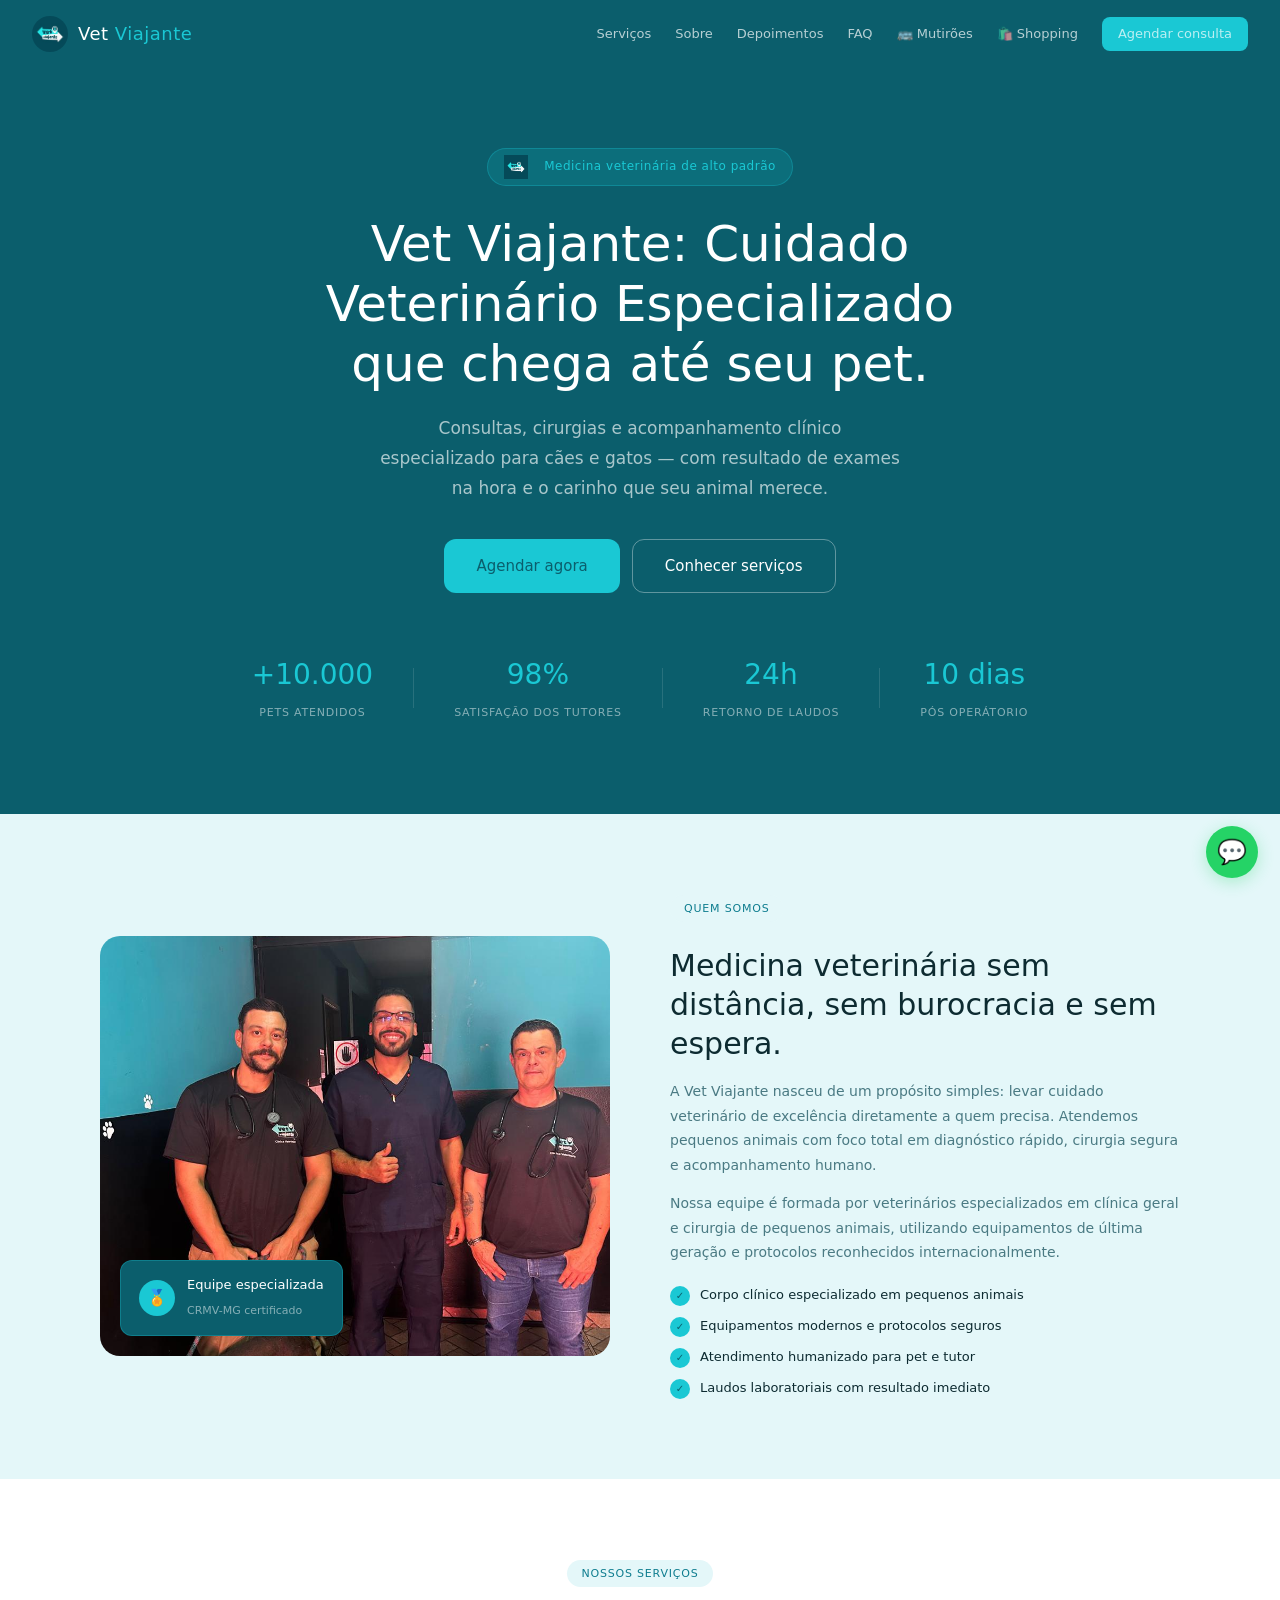
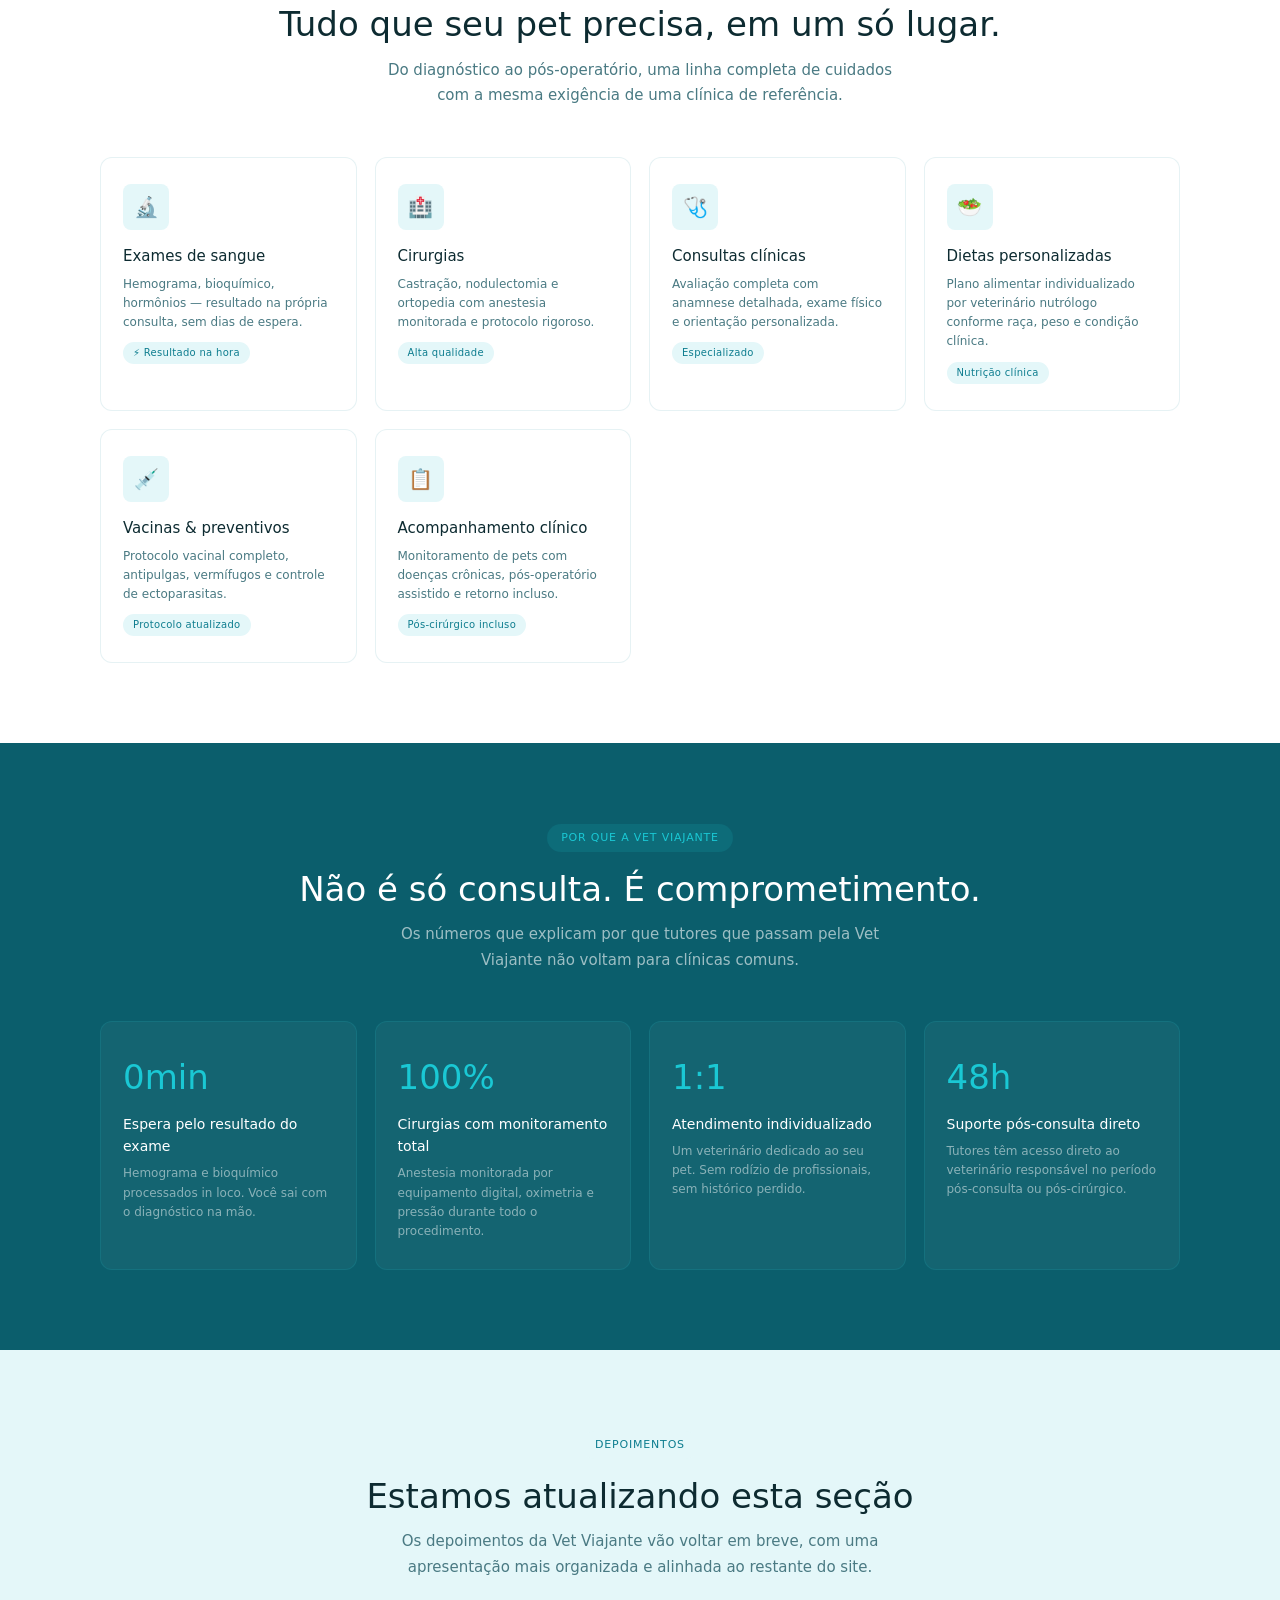
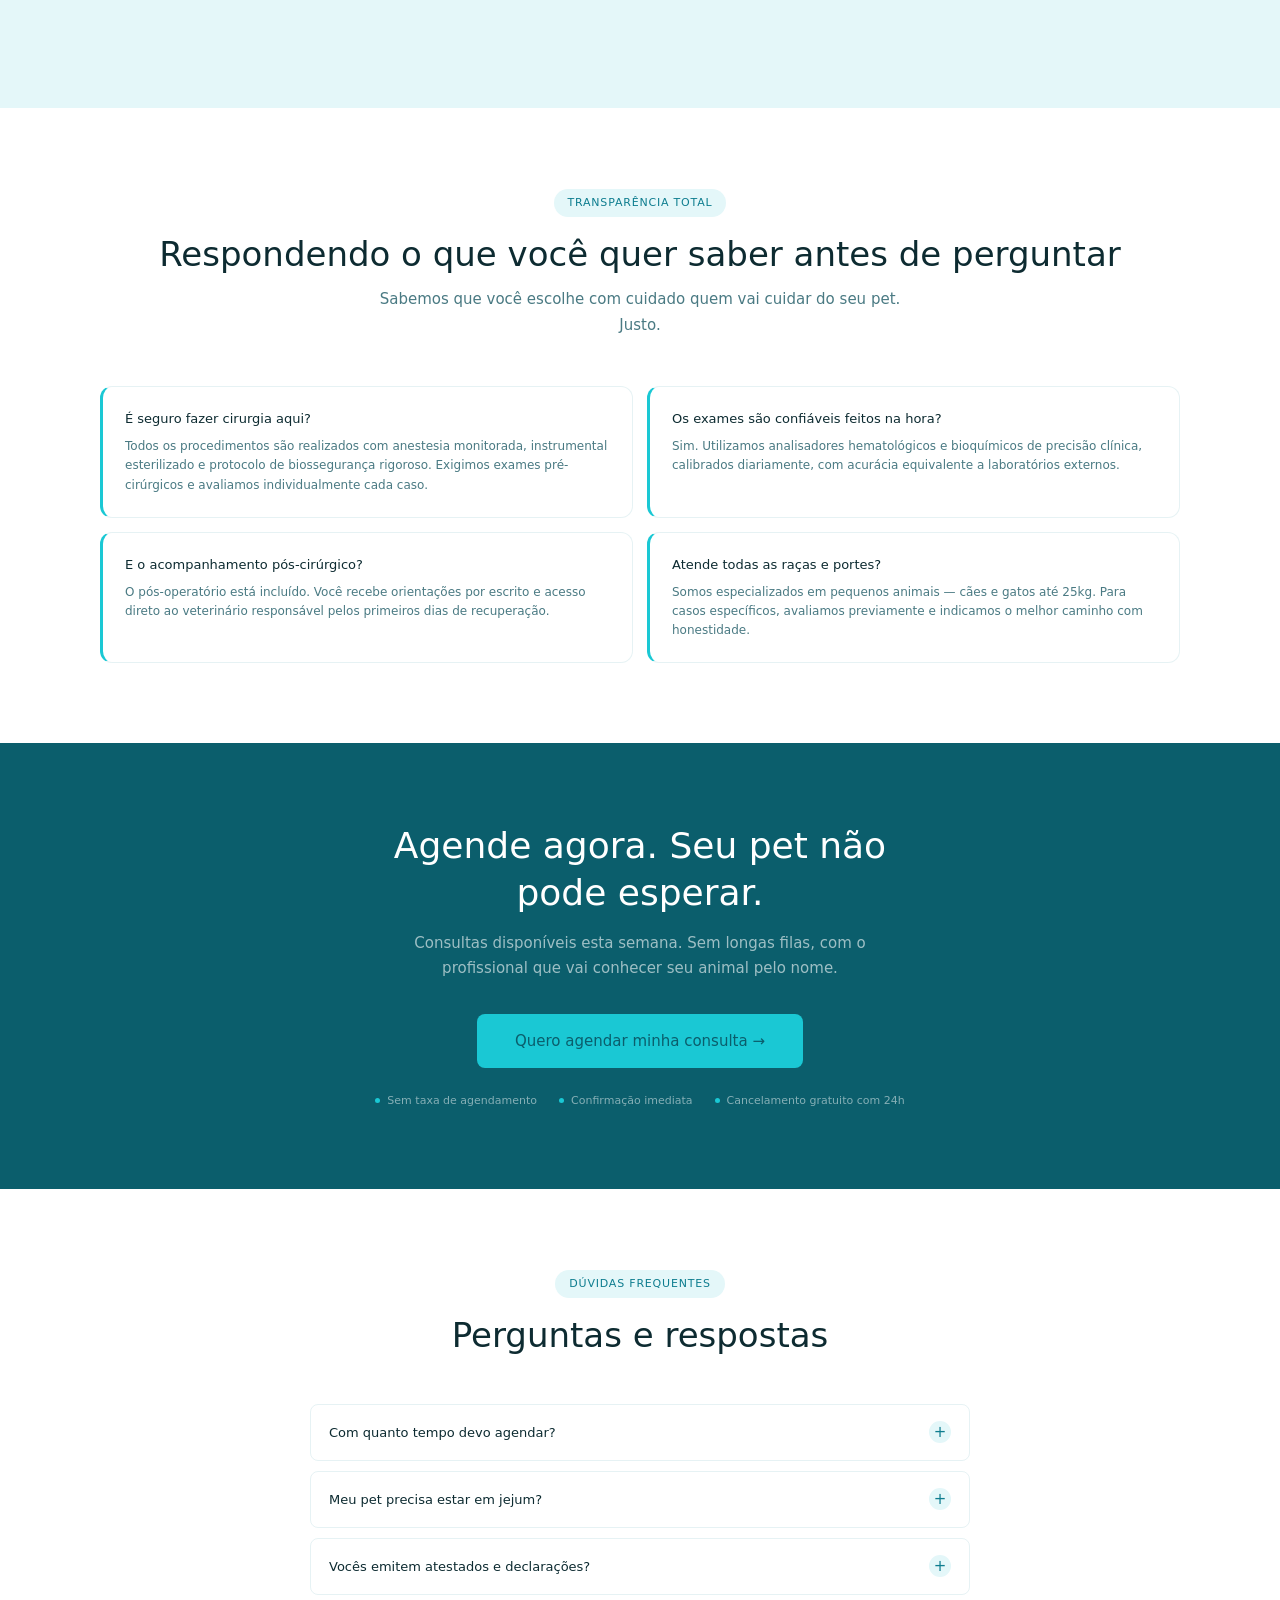
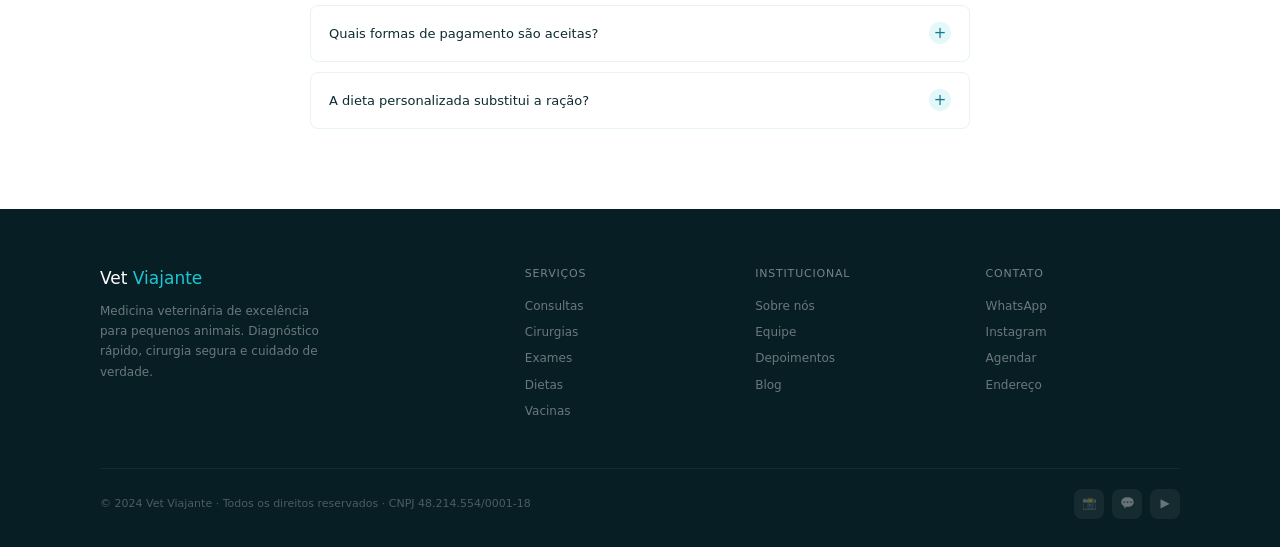
<file: index.html>
<!DOCTYPE html>
<html lang="pt-BR">
<head>
  <meta charset="UTF-8" />
  <meta name="viewport" content="width=device-width, initial-scale=1.0" />
  <title>Vet Viajante — Medicina Veterinária para Cães e Gatos</title>

  <!-- SEO -->
  <meta name="description" content="Consultas, cirurgias e acompanhamento clínico especializado para cães e gatos até 25kg. Resultado de exames na hora. Agende sua consulta." />
  <meta name="keywords" content="veterinário, clínica veterinária, castração, exames veterinários, dieta pet, vacinas, cães, gatos" />
  <meta name="robots" content="index, follow" />
  <meta name="author" content="Vet Viajante" />

  <!-- Open Graph / WhatsApp / Instagram -->
  <meta property="og:type" content="website" />
  <meta property="og:site_name" content="Vet Viajante" />
  <meta property="og:title" content="Vet Viajante — Medicina Veterinária para Cães e Gatos" />
  <meta property="og:description" content="Consultas, cirurgias e acompanhamento especializado. Diagnóstico rápido, cirurgia segura e cuidado de verdade para seu pet." />
  <meta property="og:image" content="equipe1.jpeg" />
  <meta property="og:image:width" content="1200" />
  <meta property="og:image:height" content="630" />
  <meta property="og:url" content="https://vetviajante.com.br" />
  <meta property="og:locale" content="pt_BR" />

  <!-- Twitter Card -->
  <meta name="twitter:card" content="summary_large_image" />
  <meta name="twitter:title" content="Vet Viajante — Medicina Veterinária para Cães e Gatos" />
  <meta name="twitter:description" content="Consultas, cirurgias e acompanhamento especializado. Diagnóstico rápido, cirurgia segura e cuidado de verdade." />
  <meta name="twitter:image" content="equipe1.webp" />

  <link
    rel="icon"
    type="image/svg+xml"
    href="data:image/svg+xml,%3Csvg xmlns='http://www.w3.org/2000/svg' viewBox='0 0 64 64'%3E%3Crect width='64' height='64' rx='16' fill='%231ac8d4'/%3E%3Cpath d='M21 39c4.2-8.8 17.8-8.8 22 0 1.8 3.7 1.1 7.6-1.8 9.6-3.6 2.4-7.9.2-9.2-1.3-1.3 1.5-5.6 3.7-9.2 1.3-2.9-2-3.6-5.9-1.8-9.6Z' fill='%23ffffff'/%3E%3Ccircle cx='22' cy='23' r='4' fill='%23ffffff'/%3E%3Ccircle cx='32' cy='18' r='4' fill='%23ffffff'/%3E%3Ccircle cx='42' cy='23' r='4' fill='%23ffffff'/%3E%3C/svg%3E"
  />

  <link rel="stylesheet" href="style.css" />
</head>
<body>

<!--
╔══════════════════════════════════════════════════════════════╗
║           GUIA RÁPIDO DE EDIÇÃO — index.html                 ║
╠══════════════════════════════════════════════════════════════╣
║                                                              ║
║  ARQUIVOS DO PROJETO                                         ║
║  • index.html     → Página principal da clínica (este)      ║
║  • shopping.html  → Loja de produtos                        ║
║  • mutiroes.html  → Agenda de mutirões de castração         ║
║  • style.css      → Cores e estilos compartilhados          ║
║  • shopping.css   → Estilos exclusivos da loja              ║
║  • mutiroes.css   → Estilos exclusivos dos mutirões         ║
║  • main.js        → FAQ, modal e menu mobile                ║
║                                                              ║
║  O QUE EDITAR COM FREQUÊNCIA                                 ║
║  • Número WhatsApp → busque "553491026420" (Ctrl+F)         ║
║                       e substitua pelo novo número          ║
║  • Foto da equipe  → troque "vetequipe.jpg" pelo            ║
║                       nome do arquivo da nova foto          ║
║  • Textos e títulos → edite o conteúdo entre as tags        ║
║    Exemplo: <h2>Texto aqui</h2>  ou  <p>Texto aqui</p>     ║
║  • Cores do site   → edite as variáveis em style.css        ║
║                       (seção "Configurações de Cores")      ║
║                                                              ║
║  SEÇÕES DESTA PÁGINA (use Ctrl+F para localizar)            ║
║  • HEADER     → menu de navegação                           ║
║  • HERO       → banner principal com chamada e estatísticas ║
║  • SOBRE      → "Quem somos" com foto da equipe             ║
║  • SERVIÇOS   → 6 cards de serviços                         ║
║  • DIFERENCIAIS → números e diferenciais da clínica         ║
║  • DEPOIMENTOS → seção institucional em atualização         ║
║  • TRANSPARÊNCIA → perguntas respondidas                    ║
║  • CTA        → botão de agendamento central                ║
║  • FAQ        → perguntas e respostas expansíveis           ║
║  • FOOTER     → rodapé com links                            ║
╚══════════════════════════════════════════════════════════════╝
-->

  <!-- ══════════════════════════════ HEADER ══════════════════════════════ -->
  <header class="hd" id="inicio">
    <a href="#inicio" class="hd-logo">
      <img src="vetviajantelogo.jpg" alt="Logo Vet Viajante" class="hd-paw" />
      <div class="hd-name">Vet <span>Viajante</span></div>
    </a>
    <nav class="hd-nav" id="hd-nav" aria-label="Navegação principal">
      <a href="#servicos">Serviços</a>
      <a href="#sobre">Sobre</a>
      <a href="#depoimentos">Depoimentos</a>
      <a href="#faq">FAQ</a>
      <a href="mutiroes.html">🚌 Mutirões</a>
      <a href="shopping.html">🛍️ Shopping</a>
      <a href="https://wa.me/553491026420?text=Ol%C3%A1!%20Gostaria%20de%20agendar%20uma%20consulta%20na%20*Vet%20Viajante*." target="_blank" rel="noopener noreferrer" class="btn btn-primary btn-sm">Agendar consulta</a>
    </nav>
    <button class="hd-hamburger" id="hd-hamburger" aria-label="Abrir menu" aria-expanded="false" aria-controls="hd-nav">
      <span></span><span></span><span></span>
    </button>
  </header>

  <!-- ══════════════════════════════ HERO ══════════════════════════════ -->
  <section class="hero" id="hero">
    <div class="hero-badge reveal"><img src="vetviajantelogo.jpg" alt="Logo" style="width: 24px; height: 24px; margin-right: 8px;" />Medicina veterinária de alto padrão</div>
    <h1 class="reveal">Vet Viajante: Cuidado Veterinário Especializado que chega até seu pet.</h1>
    <p class="hero-sub reveal">Consultas, cirurgias e acompanhamento clínico especializado para cães e gatos — com resultado de exames na hora e o carinho que seu animal merece.</p>
    <div class="hero-ctas reveal">
      <a href="https://wa.me/553491026420?text=Ol%C3%A1!%20Gostaria%20de%20agendar%20uma%20consulta%20na%20*Vet%20Viajante*." target="_blank" rel="noopener noreferrer" class="btn btn-primary btn-lg">Agendar agora</a>
      <a href="#servicos" class="btn btn-outline btn-lg">Conhecer serviços</a>
    </div>
    <div class="hero-stats reveal">
      <div class="hero-stat"><strong>+10.000</strong><span>pets atendidos</span></div>
      <div class="divd"></div>
      <div class="hero-stat"><strong>98%</strong><span>satisfação dos tutores</span></div>
      <div class="divd"></div>
      <div class="hero-stat"><strong>24h</strong><span>retorno de laudos</span></div>
      <div class="divd"></div>
      <div class="hero-stat"><strong>10 dias</strong><span>pós operátorio</span></div>
    </div>
  </section>

  <!-- ══════════════════════════════ SOBRE ══════════════════════════════ -->
  <section class="sec sec-lt" id="sobre">
    <div class="container">
      <div class="sobre-grid">
        <div class="sobre-img-wrap reveal">
          <img
            src="equipe1.jpeg"
            alt="Equipe veterinária da Vet Viajante"
            loading="lazy"
          />
          <div class="sobre-img-overlay">
            <div class="overlay-ico">🏅</div>
            <div class="overlay-txt">
              <strong>Equipe especializada</strong>
              <span>CRMV-MG certificado</span>
            </div>
          </div>
        </div>
        <div class="sobre-content reveal">
          <span class="tag">Quem somos</span>
          <h2 class="st">Medicina veterinária sem distância, sem burocracia e sem espera.</h2>
          <p>A Vet Viajante nasceu de um propósito simples: levar cuidado veterinário de excelência diretamente a quem precisa. Atendemos pequenos animais com foco total em diagnóstico rápido, cirurgia segura e acompanhamento humano.</p>
          <p>Nossa equipe é formada por veterinários especializados em clínica geral e cirurgia de pequenos animais, utilizando equipamentos de última geração e protocolos reconhecidos internacionalmente.</p>
          <div class="checks">
            <div class="ck"><div class="ck-ico">✓</div><span>Corpo clínico especializado em pequenos animais</span></div>
            <div class="ck"><div class="ck-ico">✓</div><span>Equipamentos modernos e protocolos seguros</span></div>
            <div class="ck"><div class="ck-ico">✓</div><span>Atendimento humanizado para pet e tutor</span></div>
            <div class="ck"><div class="ck-ico">✓</div><span>Laudos laboratoriais com resultado imediato</span></div>
          </div>
        </div>
      </div>
    </div>
  </section>

  <!-- ══════════════════════════════ SERVIÇOS ══════════════════════════════ -->
  <section class="sec sec-white text-center" id="servicos">
    <div class="container">
      <span class="tag reveal">Nossos serviços</span>
      <h2 class="st reveal">Tudo que seu pet precisa, em um só lugar.</h2>
      <p class="sd reveal">Do diagnóstico ao pós-operatório, uma linha completa de cuidados com a mesma exigência de uma clínica de referência.</p>
      <div class="srv-grid">
        <div class="srv reveal"><div class="srv-ic">🔬</div><h3>Exames de sangue</h3><p>Hemograma, bioquímico, hormônios — resultado na própria consulta, sem dias de espera.</p><span class="srv-bdg">⚡ Resultado na hora</span></div>
        <div class="srv reveal"><div class="srv-ic">🏥</div><h3>Cirurgias</h3><p>Castração, nodulectomia e ortopedia com anestesia monitorada e protocolo rigoroso.</p><span class="srv-bdg">Alta qualidade</span></div>
        <div class="srv reveal"><div class="srv-ic">🩺</div><h3>Consultas clínicas</h3><p>Avaliação completa com anamnese detalhada, exame físico e orientação personalizada.</p><span class="srv-bdg">Especializado</span></div>
        <div class="srv reveal"><div class="srv-ic">🥗</div><h3>Dietas personalizadas</h3><p>Plano alimentar individualizado por veterinário nutrólogo conforme raça, peso e condição clínica.</p><span class="srv-bdg">Nutrição clínica</span></div>
        <div class="srv reveal"><div class="srv-ic">💉</div><h3>Vacinas &amp; preventivos</h3><p>Protocolo vacinal completo, antipulgas, vermífugos e controle de ectoparasitas.</p><span class="srv-bdg">Protocolo atualizado</span></div>
        <div class="srv reveal"><div class="srv-ic">📋</div><h3>Acompanhamento clínico</h3><p>Monitoramento de pets com doenças crônicas, pós-operatório assistido e retorno incluso.</p><span class="srv-bdg">Pós-cirúrgico incluso</span></div>
      </div>
    </div>
  </section>

  <!-- ══════════════════════════════ DIFERENCIAIS ══════════════════════════════ -->
  <section class="sec dif text-center" id="diferenciais">
    <div class="container">
      <span class="tag tag-inv reveal">Por que a Vet Viajante</span>
      <h2 class="st st-inv reveal">Não é só consulta. É comprometimento.</h2>
      <p class="sd sd-inv reveal">Os números que explicam por que tutores que passam pela Vet Viajante não voltam para clínicas comuns.</p>
      <div class="dif-grid">
        <div class="dif-card reveal"><div class="dif-n">0min</div><h3>Espera pelo resultado do exame</h3><p>Hemograma e bioquímico processados in loco. Você sai com o diagnóstico na mão.</p></div>
        <div class="dif-card reveal"><div class="dif-n">100%</div><h3>Cirurgias com monitoramento total</h3><p>Anestesia monitorada por equipamento digital, oximetria e pressão durante todo o procedimento.</p></div>
        <div class="dif-card reveal"><div class="dif-n">1:1</div><h3>Atendimento individualizado</h3><p>Um veterinário dedicado ao seu pet. Sem rodízio de profissionais, sem histórico perdido.</p></div>
        <div class="dif-card reveal"><div class="dif-n">48h</div><h3>Suporte pós-consulta direto</h3><p>Tutores têm acesso direto ao veterinário responsável no período pós-consulta ou pós-cirúrgico.</p></div>
      </div>
    </div>
  </section>

  <!-- ══════════════════════════════ DEPOIMENTOS ══════════════════════════════ -->
  <section class="sec sec-lt text-center" id="depoimentos">
    <div class="container">
      <span class="tag reveal">Depoimentos</span>
      <h2 class="st reveal">Estamos atualizando esta seção</h2>
      <p class="sd reveal">Os depoimentos da Vet Viajante vão voltar em breve, com uma apresentação mais organizada e alinhada ao restante do site.</p>
    </div>
  </section>

  <!-- ══════════════════════════════ TRANSPARÊNCIA ══════════════════════════════ -->
  <section class="sec sec-white text-center">
    <div class="container">
      <span class="tag reveal">Transparência total</span>
      <h2 class="st reveal">Respondendo o que você quer saber antes de perguntar</h2>
      <p class="sd reveal">Sabemos que você escolhe com cuidado quem vai cuidar do seu pet. Justo.</p>
      <div class="obj-grid">
        <div class="obj reveal"><h4>É seguro fazer cirurgia aqui?</h4><p>Todos os procedimentos são realizados com anestesia monitorada, instrumental esterilizado e protocolo de biossegurança rigoroso. Exigimos exames pré-cirúrgicos e avaliamos individualmente cada caso.</p></div>
        <div class="obj reveal"><h4>Os exames são confiáveis feitos na hora?</h4><p>Sim. Utilizamos analisadores hematológicos e bioquímicos de precisão clínica, calibrados diariamente, com acurácia equivalente a laboratórios externos.</p></div>
        <div class="obj reveal"><h4>E o acompanhamento pós-cirúrgico?</h4><p>O pós-operatório está incluído. Você recebe orientações por escrito e acesso direto ao veterinário responsável pelos primeiros dias de recuperação.</p></div>
        <div class="obj reveal"><h4>Atende todas as raças e portes?</h4><p>Somos especializados em pequenos animais — cães e gatos até 25kg. Para casos específicos, avaliamos previamente e indicamos o melhor caminho com honestidade.</p></div>
      </div>
    </div>
  </section>

  <!-- ══════════════════════════════ CTA ══════════════════════════════ -->
  <section class="cta-sec text-center">
    <div class="container">
      <h2 class="reveal">Agende agora. Seu pet não pode esperar.</h2>
      <p class="reveal">Consultas disponíveis esta semana. Sem longas filas, com o profissional que vai conhecer seu animal pelo nome.</p>
      <a href="https://wa.me/553491026420?text=Ol%C3%A1!%20Gostaria%20de%20agendar%20uma%20consulta%20na%20*Vet%20Viajante*." target="_blank" rel="noopener noreferrer" class="btn btn-primary btn-cta reveal">Quero agendar minha consulta →</a>
      <div class="cta-bdgs reveal">
        <span class="cta-b"><span class="dot"></span>Sem taxa de agendamento</span>
        <span class="cta-b"><span class="dot"></span>Confirmação imediata</span>
        <span class="cta-b"><span class="dot"></span>Cancelamento gratuito com 24h</span>
      </div>
    </div>
  </section>

  <!-- ══════════════════════════════ FAQ ══════════════════════════════ -->
  <section class="sec sec-white text-center" id="faq">
    <div class="container">
      <span class="tag reveal">Dúvidas frequentes</span>
      <h2 class="st reveal">Perguntas e respostas</h2>
      <div class="faq-list">
        <div class="faq-it reveal">
          <button class="faq-q" aria-expanded="false">
            Com quanto tempo devo agendar?
            <div class="faq-ic" aria-hidden="true">+</div>
          </button>
          <div class="faq-a">Para consultas de rotina, recomendamos 2 a 3 dias de antecedência. Urgências são avaliadas no mesmo dia mediante disponibilidade.</div>
        </div>
        <div class="faq-it reveal">
          <button class="faq-q" aria-expanded="false">
            Meu pet precisa estar em jejum?
            <div class="faq-ic" aria-hidden="true">+</div>
          </button>
          <div class="faq-a">Apenas para cirurgias e exames bioquímicos específicos. Para consultas clínicas de rotina, não é necessário jejum.</div>
        </div>
        <div class="faq-it reveal">
          <button class="faq-q" aria-expanded="false">
            Vocês emitem atestados e declarações?
            <div class="faq-ic" aria-hidden="true">+</div>
          </button>
          <div class="faq-a">Sim. Emitimos atestados de saúde, declarações para transporte aéreo, laudos pós-cirúrgicos e toda documentação com validade legal.</div>
        </div>
        <div class="faq-it reveal">
          <button class="faq-q" aria-expanded="false">
            Quais formas de pagamento são aceitas?
            <div class="faq-ic" aria-hidden="true">+</div>
          </button>
          <div class="faq-a">Cartão de crédito (até 10x), débito, Pix e dinheiro.</div>
        </div>
        <div class="faq-it reveal">
          <button class="faq-q" aria-expanded="false">
            A dieta personalizada substitui a ração?
            <div class="faq-ic" aria-hidden="true">+</div>
          </button>
          <div class="faq-a">Pode ser complementar ou substituta, dependendo da condição clínica. Nossa nutricionista elabora o plano mais adequado caso a caso com acompanhamento mensal.</div>
        </div>
      </div>
    </div>
  </section>

  <!-- ══════════════════════════════ FOOTER ══════════════════════════════ -->
  <footer class="footer">
    <div class="container">
      <div class="ft-grid">
        <div class="ft-brand">
          <h3>Vet <span>Viajante</span></h3>
          <p>Medicina veterinária de excelência para pequenos animais. Diagnóstico rápido, cirurgia segura e cuidado de verdade.</p>
        </div>
        <div class="ft-col">
          <h4>Serviços</h4>
          <a href="#servicos">Consultas</a>
          <a href="#servicos">Cirurgias</a>
          <a href="#servicos">Exames</a>
          <a href="#servicos">Dietas</a>
          <a href="#servicos">Vacinas</a>
        </div>
        <div class="ft-col">
          <h4>Institucional</h4>
          <a href="#sobre">Sobre nós</a>
          <a href="#sobre">Equipe</a>
          <a href="#depoimentos">Depoimentos</a>
          <a href="#">Blog</a>
        </div>
        <div class="ft-col">
          <h4>Contato</h4>
          <a href="https://wa.me/553491026420?text=Ol%C3%A1!%20Gostaria%20de%20falar%20com%20a%20*Vet%20Viajante*." target="_blank" rel="noopener noreferrer">WhatsApp</a>
          <a href="#">Instagram</a>
          <a href="https://wa.me/553491026420?text=Ol%C3%A1!%20Gostaria%20de%20agendar%20uma%20consulta%20na%20*Vet%20Viajante*." target="_blank" rel="noopener noreferrer">Agendar</a>
          <a href="#">Endereço</a>
        </div>
      </div>
      <div class="ft-bot">
        <p>© 2024 Vet Viajante · Todos os direitos reservados · CNPJ 48.214.554/0001-18</p>
        <div class="soc">
          <a href="#" class="soc-b" aria-label="Instagram">📸</a>
          <a href="#" class="soc-b" aria-label="WhatsApp">💬</a>
          <a href="#" class="soc-b" aria-label="YouTube">▶</a>
        </div>
      </div>
    </div>
  </footer>

  <!-- ══════════════════════════════ WHATSAPP FIXO ══════════════════════════════ -->
  <a href="https://wa.me/553491026420?text=Ol%C3%A1!%20Gostaria%20de%20falar%20com%20a%20*Vet%20Viajante*." target="_blank" rel="noopener noreferrer" class="wa" title="Fale pelo WhatsApp" aria-label="Fale conosco pelo WhatsApp">💬</a>

  <!-- ══════════════════════════════ MODAL DE AGENDAMENTO ══════════════════════════════ -->
  <div class="modal-overlay" id="modal-overlay" role="dialog" aria-modal="true" aria-labelledby="modal-title" hidden>
    <div class="modal">
      <button class="modal-close" id="modal-close" aria-label="Fechar modal">✕</button>

      <!-- Painel: formulário -->
      <div id="modal-form-panel">
        <img src="Logo.jpg.jpeg" alt="Logo" class="modal-icon" />
        <h2 id="modal-title">Agendar consulta</h2>
        <p class="modal-sub">Preencha os dados abaixo e entraremos em contato pelo WhatsApp em instantes.</p>
        <form id="modal-form" novalidate>
          <div class="form-group">
            <label for="f-nome">Seu nome *</label>
            <input type="text" id="f-nome" placeholder="Ex: Maria Silva" autocomplete="name" />
            <span class="form-error" id="err-nome" role="alert"></span>
          </div>
          <div class="form-group">
            <label for="f-whatsapp">WhatsApp *</label>
            <input type="tel" id="f-whatsapp" placeholder="(34) 91026420" autocomplete="tel" inputmode="numeric" />
            <span class="form-error" id="err-whatsapp" role="alert"></span>
          </div>
          <div class="form-group">
            <label for="f-pet">Nome do pet *</label>
            <input type="text" id="f-pet" placeholder="Ex: Thor" />
            <span class="form-error" id="err-pet" role="alert"></span>
          </div>
          <div class="form-group">
            <label for="f-especie">Espécie *</label>
            <select id="f-especie">
              <option value="">Selecione…</option>
              <option value="Cão">Cão</option>
              <option value="Gato">Gato</option>
            </select>
            <span class="form-error" id="err-especie" role="alert"></span>
          </div>
          <div class="form-group">
            <label for="f-sintoma">Motivo / serviço desejado</label>
            <textarea id="f-sintoma" rows="3" placeholder="Descreva brevemente o sintoma ou serviço que precisa…"></textarea>
          </div>
          <button type="submit" class="btn btn-primary btn-full">Enviar pelo WhatsApp 💬</button>
        </form>
      </div>

      <!-- Painel: sucesso -->
      <div id="modal-success-panel" hidden>
        <div class="modal-success">
          <div class="success-ico" aria-hidden="true">✅</div>
          <h2 id="success-title">Mensagem enviada!</h2>
          <p id="success-msg"></p>
          <button class="btn btn-primary btn-full" id="modal-close-success">Fechar</button>
        </div>
      </div>
    </div>
  </div>

  <script src="main.js"></script>
</body>
</html>
</file>
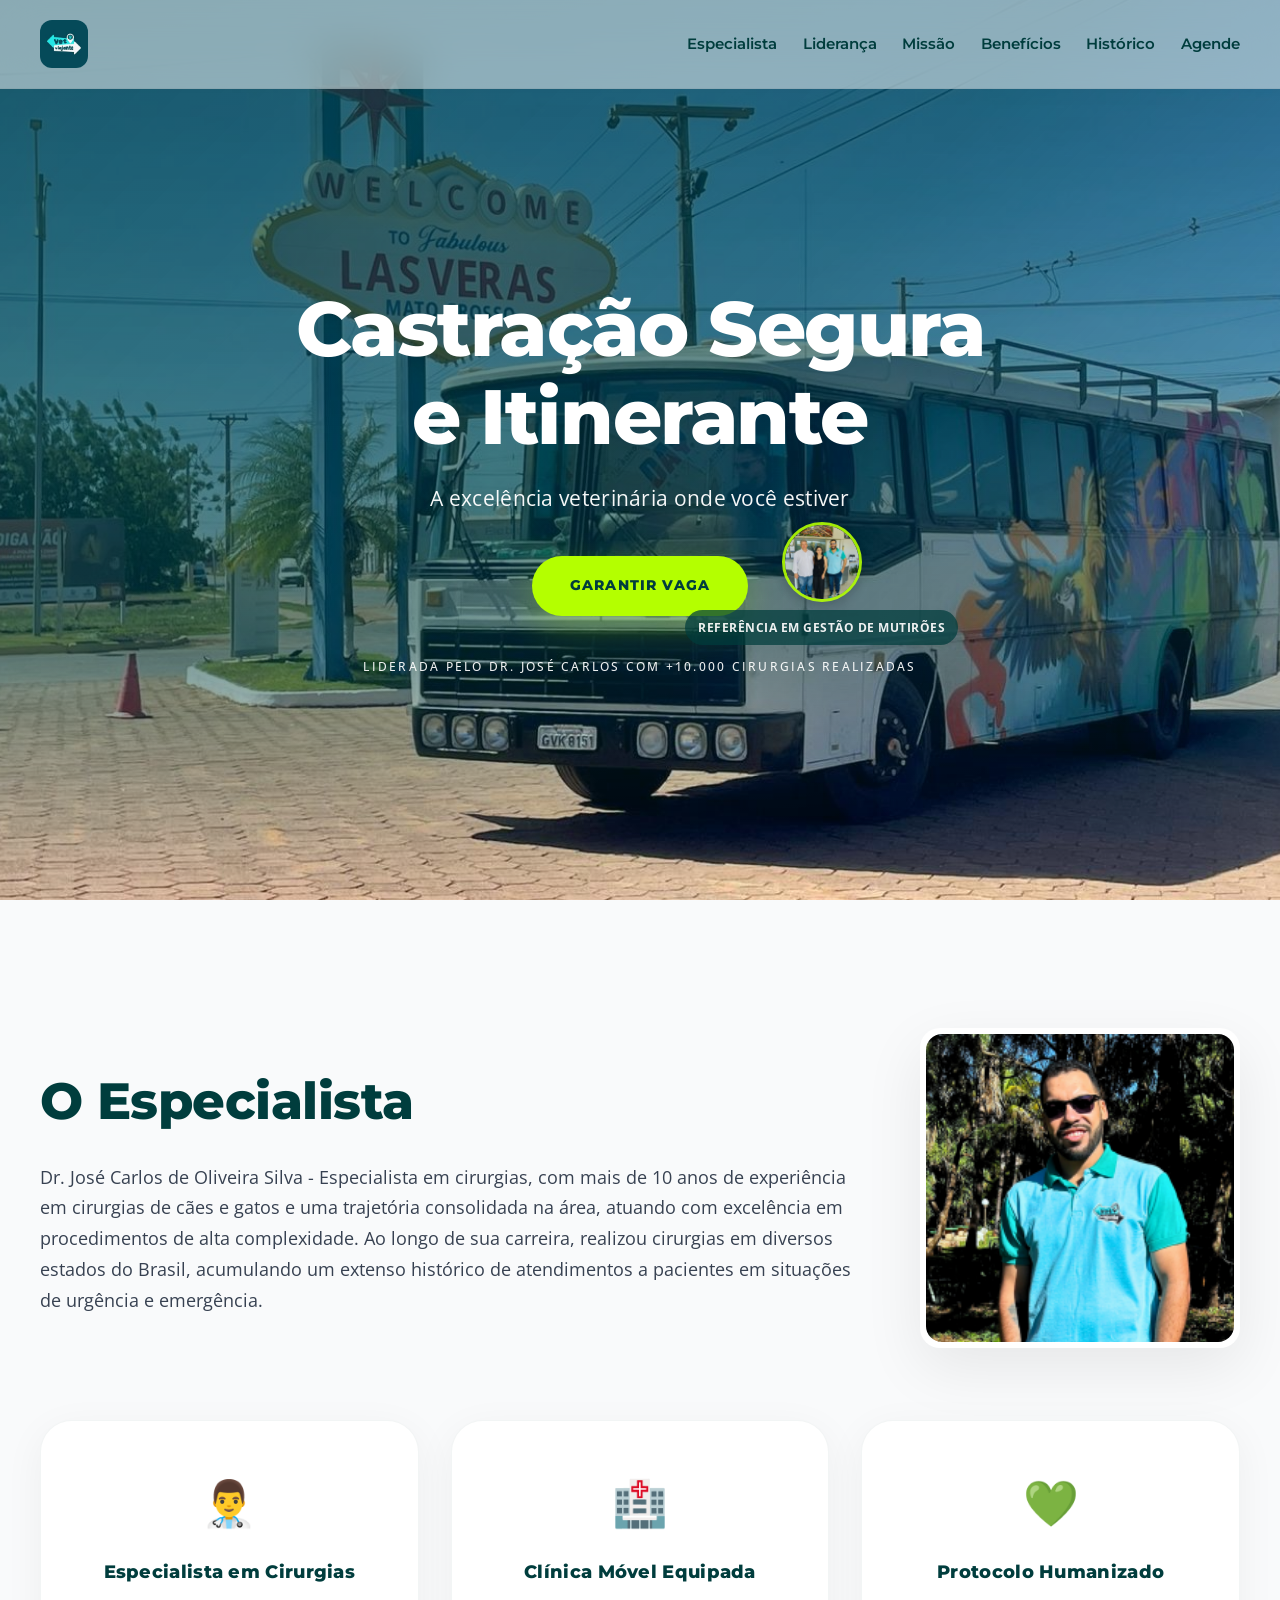
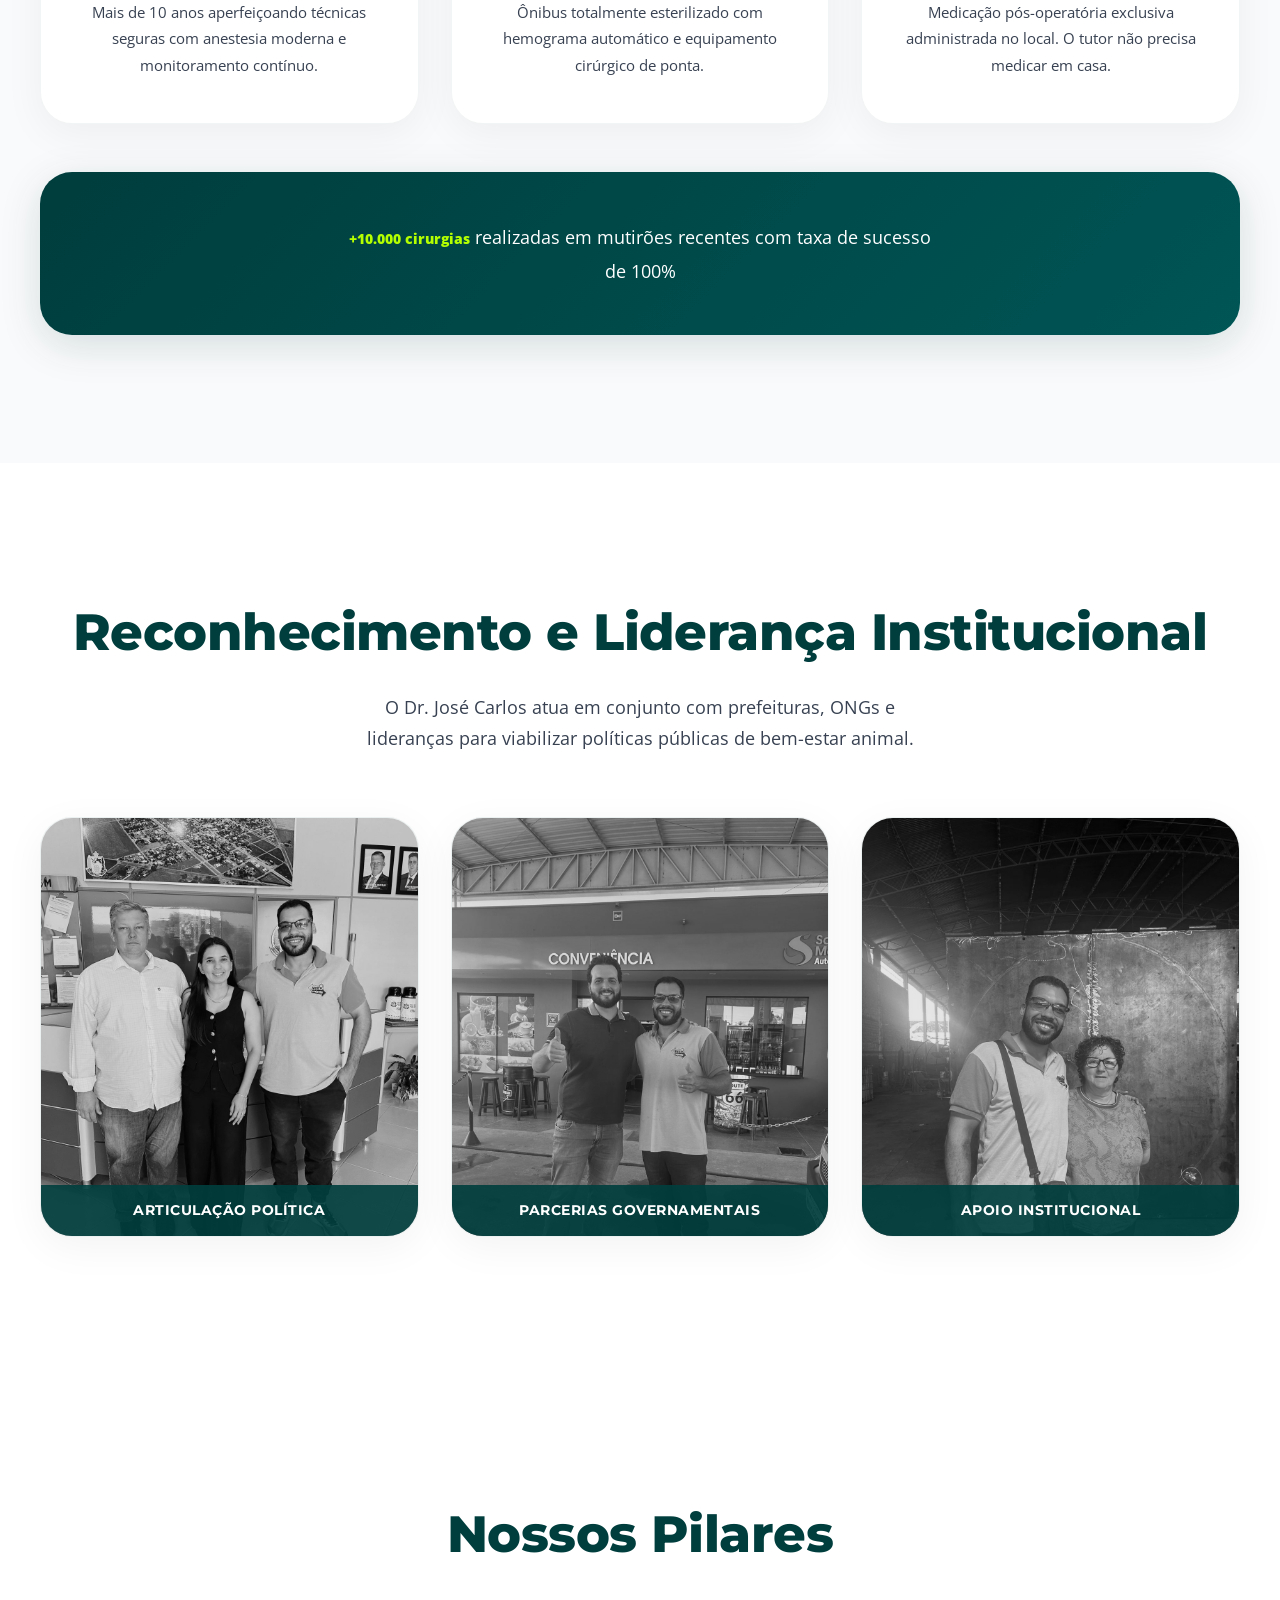
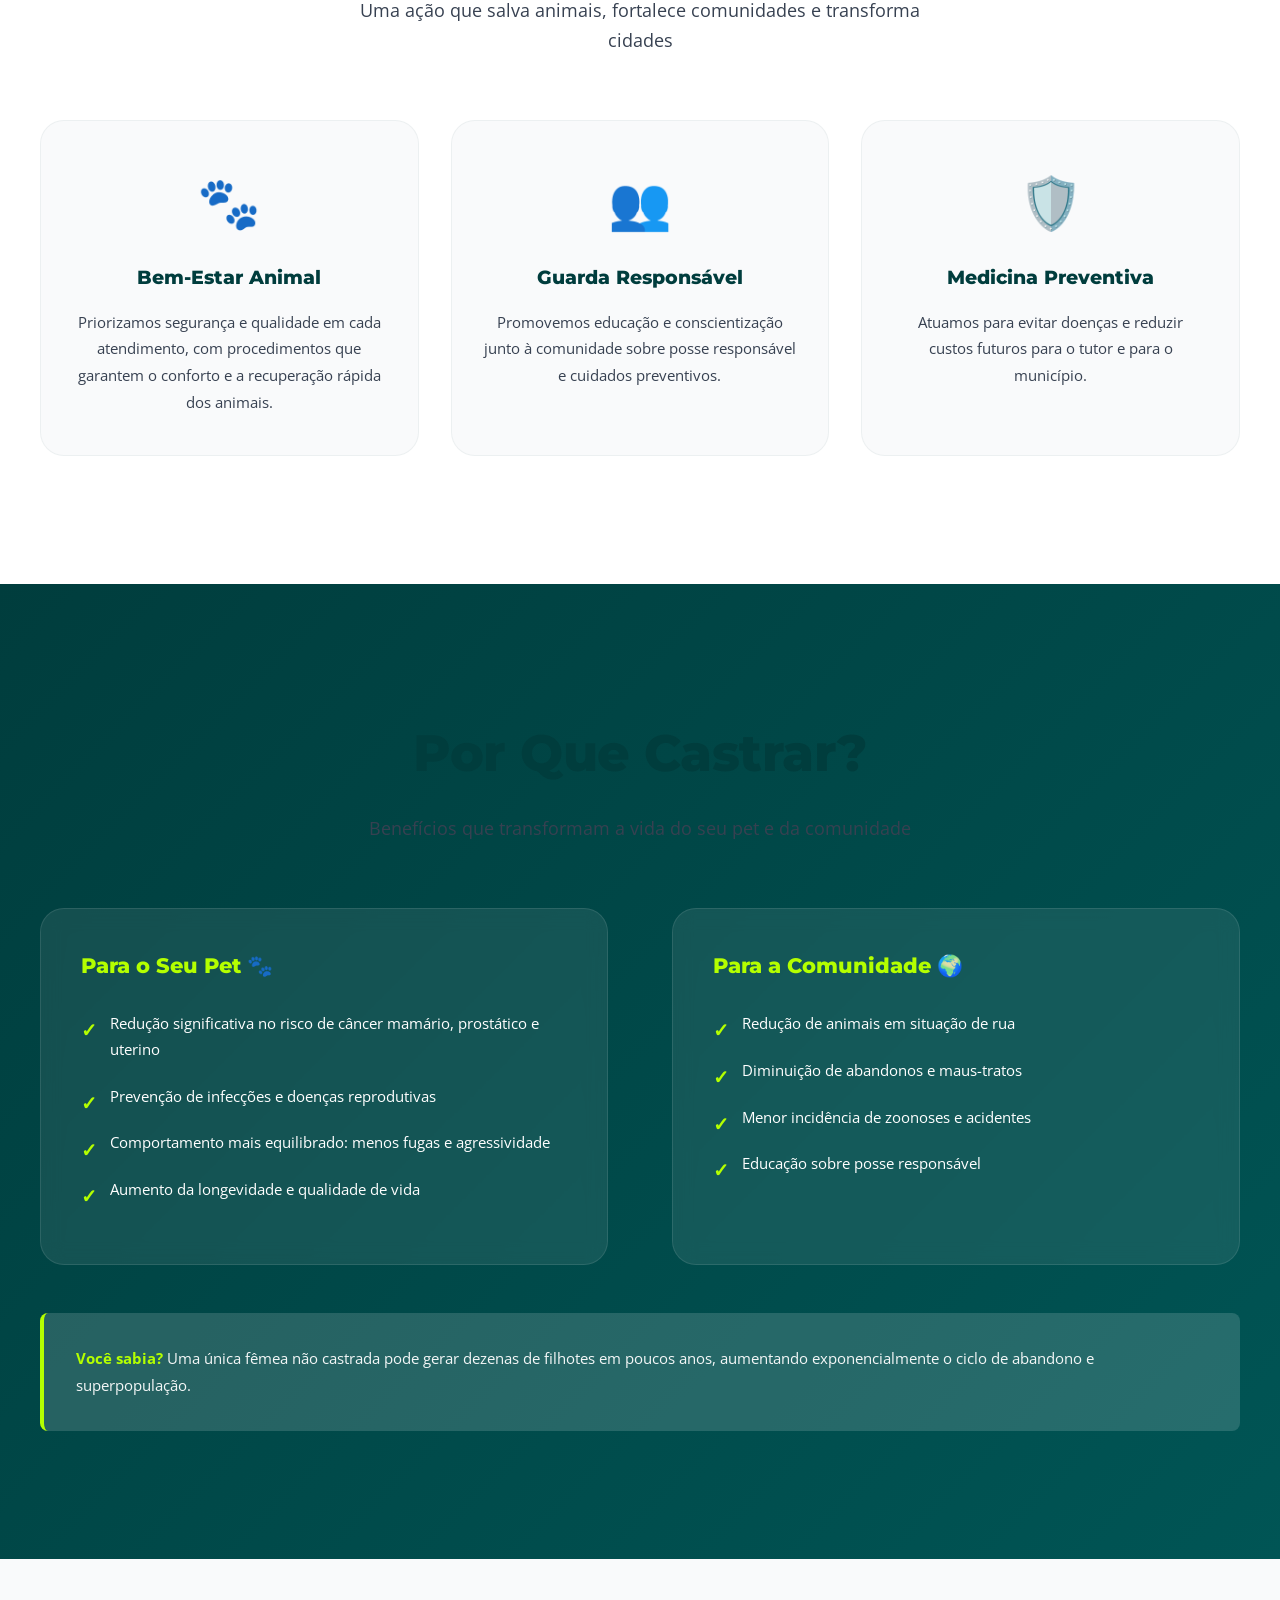
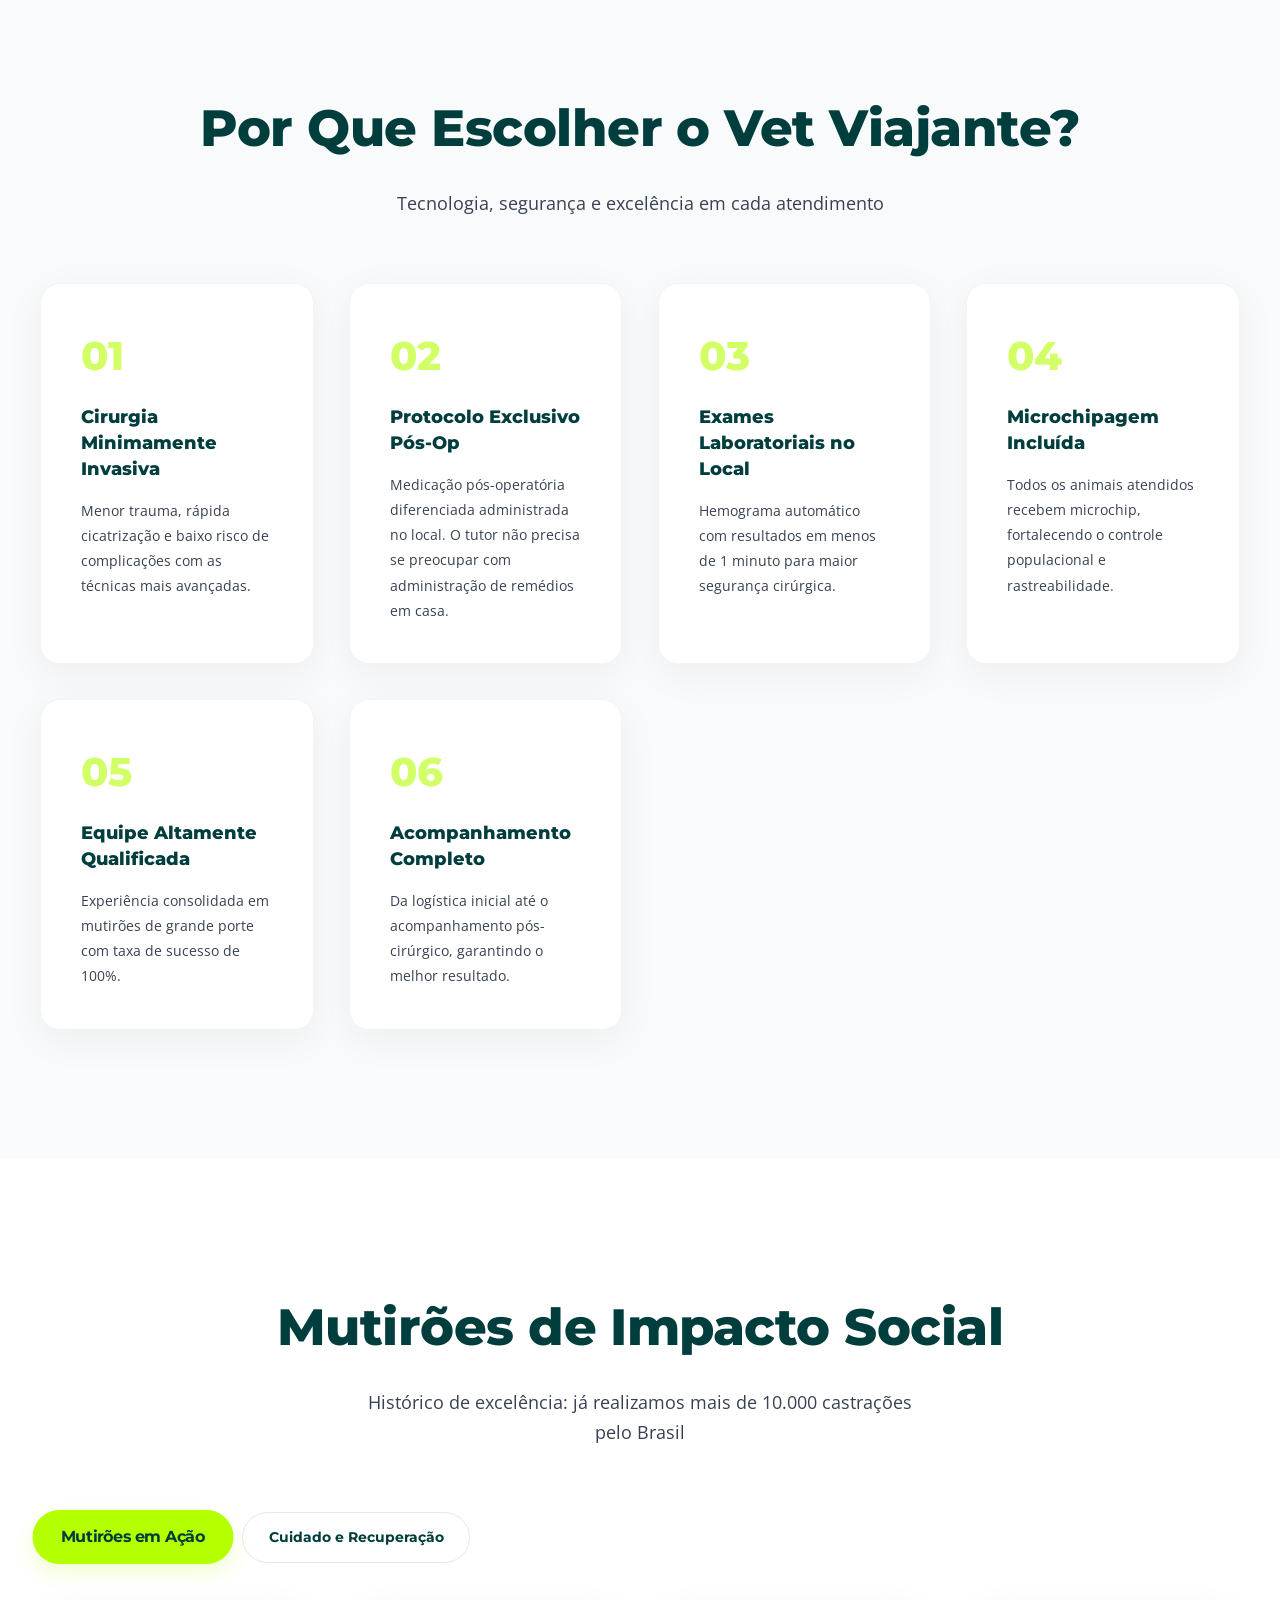
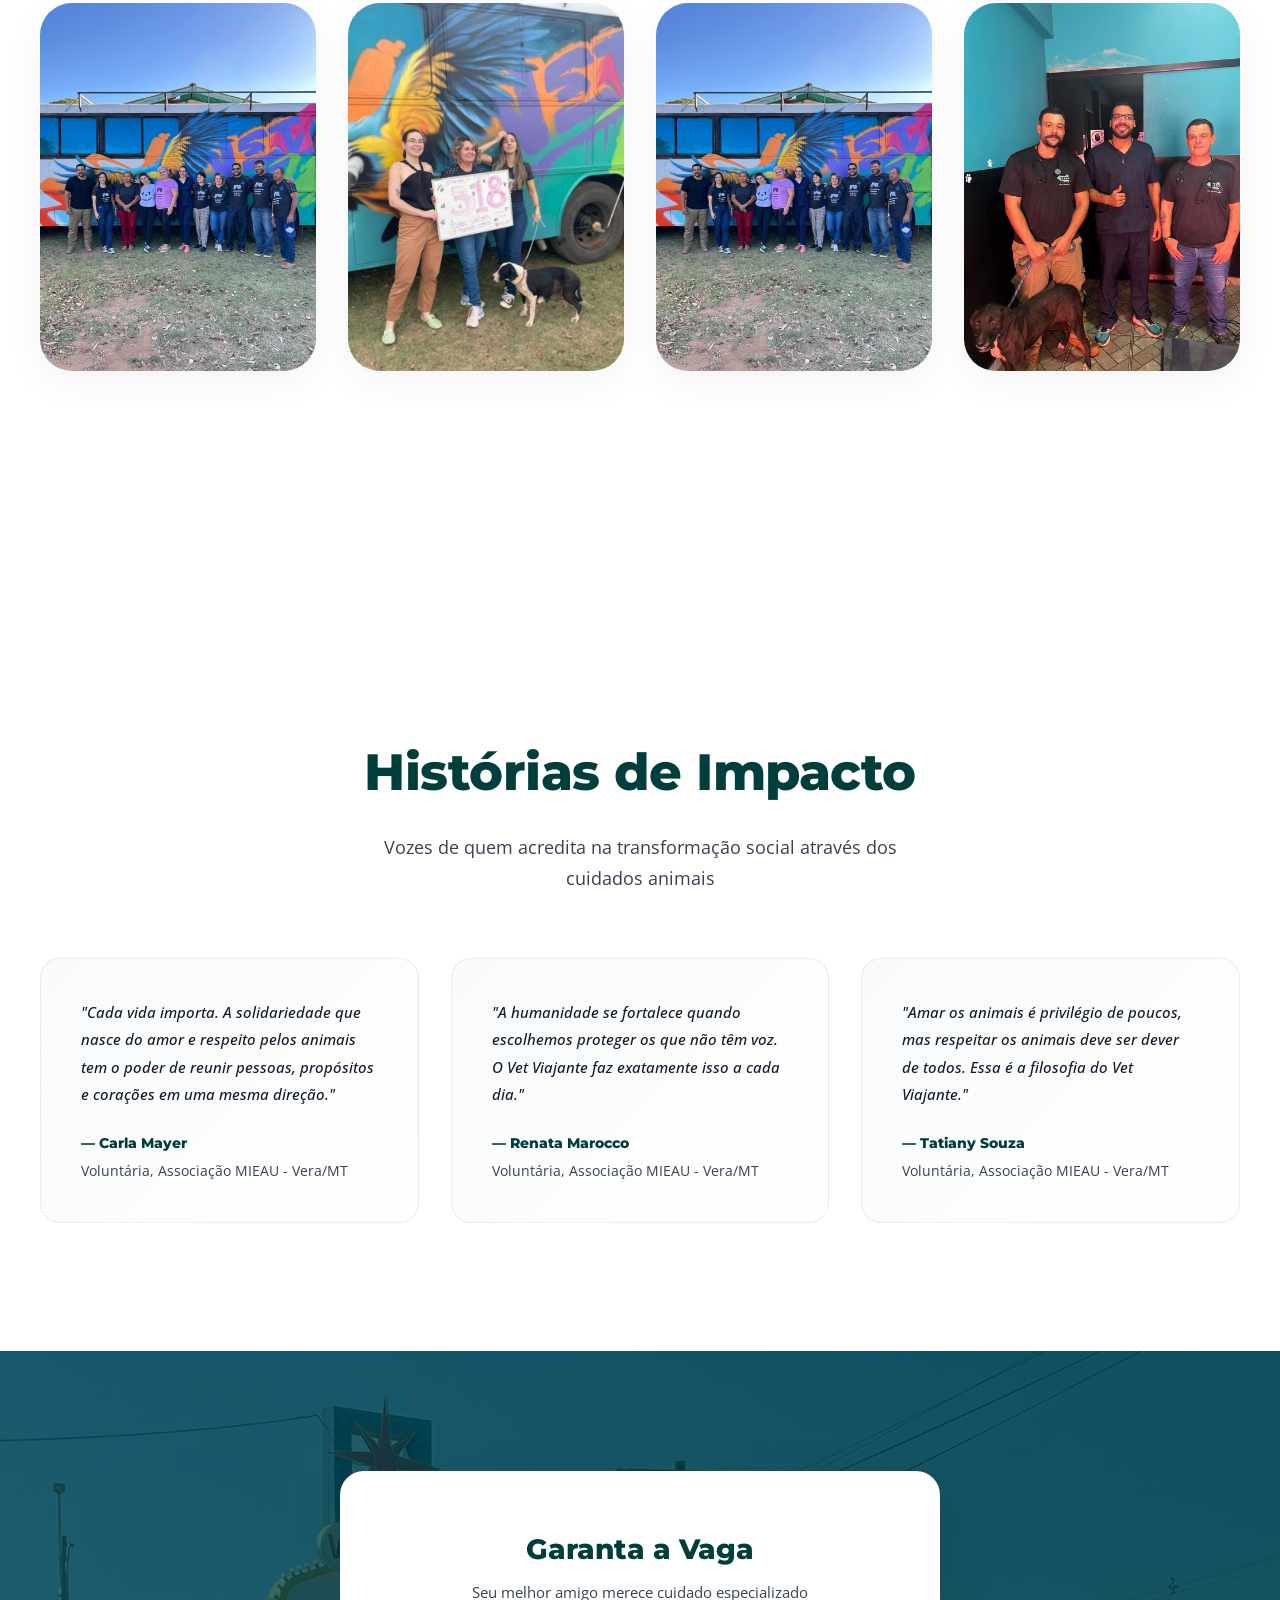
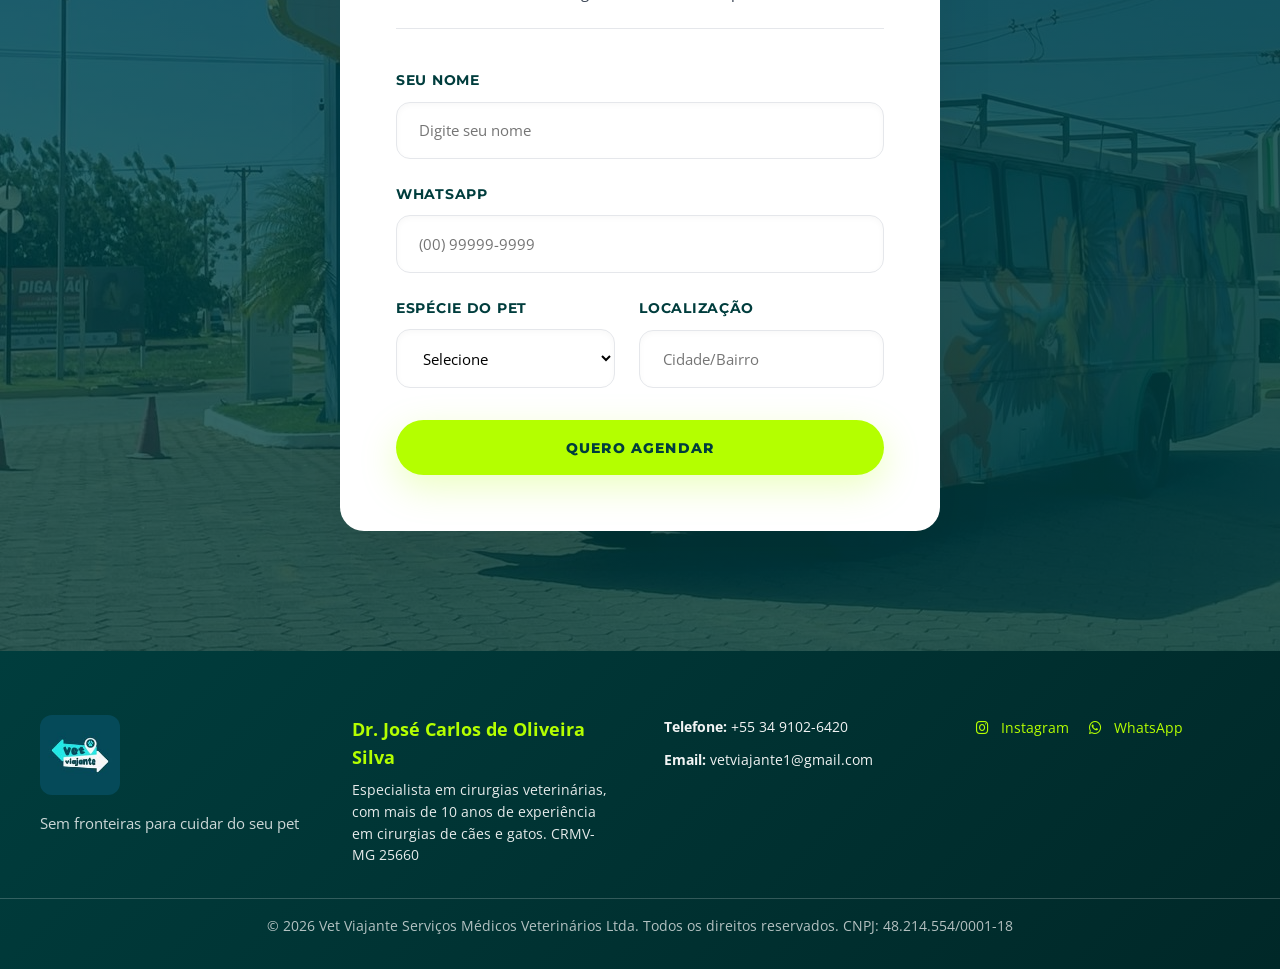
<file: castracao/index.html>
<!DOCTYPE html>
<html lang="pt-BR">
<head>
  <meta charset="UTF-8" />
  <meta name="viewport" content="width=device-width, initial-scale=1.0" />
  <title>Vet Viajante | Castração Segura e Itinerante</title>
  <link rel="preconnect" href="https://fonts.googleapis.com" />
  <link rel="preconnect" href="https://fonts.gstatic.com" crossorigin />
  <link href="https://fonts.googleapis.com/css2?family=Montserrat:wght@200;400;500;700;800&family=Open+Sans:wght@300;400;500;600;700&display=swap" rel="stylesheet" />
  <link rel="icon" href="/castracao/vetviajantelogo.jpg" type="image/jpeg" />
  <link rel="stylesheet" href="https://cdnjs.cloudflare.com/ajax/libs/font-awesome/6.0.0/css/all.min.css" />
  <link rel="stylesheet" href="/castracao/styles.css?v=1.2" />
</head>
<body>
  <!-- HEADER GLASSMORPHISM -->
  <header class="header">
    <div class="header-container">
      <div class="logo">
        <img src="/castracao/vetviajantelogo.jpg" alt="Vet Viajante" class="logo-img" />
      </div>
      <nav class="nav">
        <a href="#authority" class="nav-link">Especialista</a>
        <a href="#leadership" class="nav-link">Liderança</a>
        <a href="#pillars" class="nav-link">Missão</a>
        <a href="#benefits" class="nav-link">Benefícios</a>
        <a href="#proof" class="nav-link">Histórico</a>
        <a href="#conversion" class="nav-link">Agende</a>
      </nav>
    </div>
  </header>

  <!-- HERO SECTION -->
  <section class="hero">
    <div class="hero-overlay"></div>
    <div class="hero-content">
      <h1 class="hero-title">Castração Segura e Itinerante</h1>
      <p class="hero-subtitle">A excelência veterinária onde você estiver</p>
      <a href="#conversion" class="btn btn-primary">Garantir Vaga</a>
      <div class="hero-badge">
        <img src="/castracao/jose1.jpeg" alt="Referência em Gestão de Mutirões" class="hero-badge-image" />
        <span class="hero-badge-text">Referência em Gestão de Mutirões</span>
      </div>
      <p class="hero-meta">Liderada pelo Dr. José Carlos com +10.000 cirurgias realizadas</p>
    </div>
    <img src="/castracao/onibus.jpeg" alt="Clínica Móvel" class="hero-bg" />
  </section>

  <!-- AUTHORITY SECTION -->
  <section class="authority" id="authority">
    <div class="section-container">
      <div class="section-header-with-image">
        <div class="header-content">
          <h2>O Especialista</h2>
          <p class="section-subtitle">Dr. José Carlos de Oliveira Silva - Especialista em cirurgias, com mais de 10 anos de experiência em cirurgias de cães e gatos e uma trajetória consolidada na área, atuando com excelência em procedimentos de alta complexidade. Ao longo de sua carreira, realizou cirurgias em diversos estados do Brasil, acumulando um extenso histórico de atendimentos a pacientes em situações de urgência e emergência.</p>
        </div>
        <div class="header-image-box">
          <img src="/castracao/Captura de tela de 2026-04-16 14-28-09.png" alt="Dr. José Carlos - Especialista Vet Viajante" class="specialist-image" loading="lazy" decoding="async" />
        </div>
      </div>

      <div class="authority-grid">
        <div class="authority-card">
          <div class="card-icon">👨‍⚕️</div>
          <h3>Especialista em Cirurgias</h3>
          <p>Mais de 10 anos aperfeiçoando técnicas seguras com anestesia moderna e monitoramento contínuo.</p>
        </div>
        <div class="authority-card">
          <div class="card-icon">🏥</div>
          <h3>Clínica Móvel Equipada</h3>
          <p>Ônibus totalmente esterilizado com hemograma automático e equipamento cirúrgico de ponta.</p>
        </div>
        <div class="authority-card">
          <div class="card-icon">💚</div>
          <h3>Protocolo Humanizado</h3>
          <p>Medicação pós-operatória exclusiva administrada no local. O tutor não precisa medicar em casa.</p>
        </div>
      </div>

      <div class="authority-highlight">
        <p><strong>+10.000 cirurgias</strong> realizadas em mutirões recentes com taxa de sucesso de 100%</p>
      </div>

    </div>
  </section>

  <!-- LEADERSHIP SECTION -->
  <section class="leadership" id="leadership">
    <div class="section-container">
      <div class="section-header">
        <h2>Reconhecimento e Liderança Institucional</h2>
        <p class="section-subtitle">O Dr. José Carlos atua em conjunto com prefeituras, ONGs e lideranças para viabilizar políticas públicas de bem-estar animal.</p>
      </div>

      <div class="leadership-grid">
        <div class="leadership-item">
          <div class="leadership-image-wrapper">
            <img src="/castracao/jose1.jpeg" alt="Dr. José Carlos com lideranças políticas" class="leadership-image" loading="lazy" decoding="async" />
            <div class="leadership-badge">Articulação Política</div>
          </div>
        </div>
        <div class="leadership-item">
          <div class="leadership-image-wrapper">
            <img src="/castracao/jose2.jpeg" alt="Dr. José Carlos com presidentes de ONGs" class="leadership-image" loading="lazy" decoding="async" />
            <div class="leadership-badge">Parcerias Governamentais</div>
          </div>
        </div>
        <div class="leadership-item">
          <div class="leadership-image-wrapper">
            <img src="/castracao/jose3.jpeg" alt="Dr. José Carlos em apoio institucional" class="leadership-image" loading="lazy" decoding="async" />
            <div class="leadership-badge">Apoio Institucional</div>
          </div>
        </div>
      </div>

    </div>
  </section>

  <!-- PILLARS SECTION -->
  <section class="pillars" id="pillars">
    <div class="section-container">
      <div class="section-header">
        <h2>Nossos Pilares</h2>
        <p class="section-subtitle">Uma ação que salva animais, fortalece comunidades e transforma cidades</p>
      </div>

      <div class="pillars-grid">
        <div class="pillar-card">
          <div class="pillar-icon">🐾</div>
          <h3>Bem-Estar Animal</h3>
          <p>Priorizamos segurança e qualidade em cada atendimento, com procedimentos que garantem o conforto e a recuperação rápida dos animais.</p>
        </div>
        <div class="pillar-card">
          <div class="pillar-icon">👥</div>
          <h3>Guarda Responsável</h3>
          <p>Promovemos educação e conscientização junto à comunidade sobre posse responsável e cuidados preventivos.</p>
        </div>
        <div class="pillar-card">
          <div class="pillar-icon">🛡️</div>
          <h3>Medicina Preventiva</h3>
          <p>Atuamos para evitar doenças e reduzir custos futuros para o tutor e para o município.</p>
        </div>
      </div>
    </div>
  </section>

  <!-- BENEFITS SECTION -->
  <section class="benefits" id="benefits">
    <div class="section-container">
      <div class="section-header">
        <h2>Por Que Castrar?</h2>
        <p class="section-subtitle">Benefícios que transformam a vida do seu pet e da comunidade</p>
      </div>

      <div class="benefits-wrapper">
        <div class="benefits-column">
          <h3 class="benefits-title">Para o Seu Pet 🐾</h3>
          <ul class="benefits-list">
            <li>Redução significativa no risco de câncer mamário, prostático e uterino</li>
            <li>Prevenção de infecções e doenças reprodutivas</li>
            <li>Comportamento mais equilibrado: menos fugas e agressividade</li>
            <li>Aumento da longevidade e qualidade de vida</li>
          </ul>
        </div>

        <div class="benefits-column">
          <h3 class="benefits-title">Para a Comunidade 🌍</h3>
          <ul class="benefits-list">
            <li>Redução de animais em situação de rua</li>
            <li>Diminuição de abandonos e maus-tratos</li>
            <li>Menor incidência de zoonoses e acidentes</li>
            <li>Educação sobre posse responsável</li>
          </ul>
        </div>
      </div>

      <div class="did-you-know">
        <p><strong>Você sabia?</strong> Uma única fêmea não castrada pode gerar dezenas de filhotes em poucos anos, aumentando exponencialmente o ciclo de abandono e superpopulação.</p>
      </div>
    </div>
  </section>

  <!-- DIFFERENTIALS SECTION -->
  <section class="differentials" id="differentials">
    <div class="section-container">
      <div class="section-header">
        <h2>Por Que Escolher o Vet Viajante?</h2>
        <p class="section-subtitle">Tecnologia, segurança e excelência em cada atendimento</p>
      </div>

      <div class="differentials-grid">
        <div class="differential-card">
          <div class="diff-number">01</div>
          <h3>Cirurgia Minimamente Invasiva</h3>
          <p>Menor trauma, rápida cicatrização e baixo risco de complicações com as técnicas mais avançadas.</p>
        </div>
        <div class="differential-card">
          <div class="diff-number">02</div>
          <h3>Protocolo Exclusivo Pós-Op</h3>
          <p>Medicação pós-operatória diferenciada administrada no local. O tutor não precisa se preocupar com administração de remédios em casa.</p>
        </div>
        <div class="differential-card">
          <div class="diff-number">03</div>
          <h3>Exames Laboratoriais no Local</h3>
          <p>Hemograma automático com resultados em menos de 1 minuto para maior segurança cirúrgica.</p>
        </div>
        <div class="differential-card">
          <div class="diff-number">04</div>
          <h3>Microchipagem Incluída</h3>
          <p>Todos os animais atendidos recebem microchip, fortalecendo o controle populacional e rastreabilidade.</p>
        </div>
        <div class="differential-card">
          <div class="diff-number">05</div>
          <h3>Equipe Altamente Qualificada</h3>
          <p>Experiência consolidada em mutirões de grande porte com taxa de sucesso de 100%.</p>
        </div>
        <div class="differential-card">
          <div class="diff-number">06</div>
          <h3>Acompanhamento Completo</h3>
          <p>Da logística inicial até o acompanhamento pós-cirúrgico, garantindo o melhor resultado.</p>
        </div>
      </div>
    </div>
  </section>

  <!-- PROOF SECTION -->
  <section class="proof" id="proof">
    <div class="section-container">
      <div class="section-header">
        <h2>Mutirões de Impacto Social</h2>
        <p class="section-subtitle">Histórico de excelência: já realizamos mais de 10.000 castrações pelo Brasil</p>
      </div>

      <div class="tabs-wrapper">
        <div class="tabs">
          <button class="tab active" data-tab="tab-mutiroes">Mutirões em Ação</button>
          <button class="tab" data-tab="tab-recuperacao">Cuidado e Recuperação</button>
        </div>

        <div class="tab-pane active" id="tab-mutiroes">
          <div class="gallery-grid">
            <div class="gallery-item">
              <img src="/castracao/todaequipe.jpeg" alt="Equipe Vet Viajante em mutirão" loading="lazy" decoding="async" />
            </div>
            <div class="gallery-item">
              <img src="/castracao/cartaz.jpeg" alt="Cartaz de 318 animais castraçados" loading="lazy" decoding="async" />
            </div>
            <div class="gallery-item">
              <img src="/castracao/equipeonibus.jpeg" alt="Equipe e ônibus da Vet Viajante" loading="lazy" decoding="async" />
            </div>
                        <div class="gallery-item">
              <img src="/castracao/equipe1.jpeg" alt="Equipe no pós-operatório" loading="lazy" decoding="async" />
            </div>
          </div>
        </div>

        <div class="tab-pane" id="tab-recuperacao">
          <div class="gallery-grid">
            <div class="gallery-item">
              <img src="/castracao/gatospos.jpeg" alt="Gatinhos em recuperação" loading="lazy" decoding="async" />
            </div>
          </div>
        </div>
      </div>

      <button class="btn btn-secondary" id="upload-trigger">Compartilhe a foto do seu pet</button>
    </div>
  </section>

  <!-- TESTIMONIALS SECTION -->
  <section class="testimonials" id="testimonials">
    <div class="section-container">
      <div class="section-header">
        <h2>Histórias de Impacto</h2>
        <p class="section-subtitle">Vozes de quem acredita na transformação social através dos cuidados animais</p>
      </div>

      <div class="testimonials-grid">
        <div class="testimonial-card">
          <p class="testimonial-text">"Cada vida importa. A solidariedade que nasce do amor e respeito pelos animais tem o poder de reunir pessoas, propósitos e corações em uma mesma direção."</p>
          <p class="testimonial-author">— Carla Mayer</p>
          <p class="testimonial-role">Voluntária, Associação MIEAU - Vera/MT</p>
        </div>

        <div class="testimonial-card">
          <p class="testimonial-text">"A humanidade se fortalece quando escolhemos proteger os que não têm voz. O Vet Viajante faz exatamente isso a cada dia."</p>
          <p class="testimonial-author">— Renata Marocco</p>
          <p class="testimonial-role">Voluntária, Associação MIEAU - Vera/MT</p>
        </div>

        <div class="testimonial-card">
          <p class="testimonial-text">"Amar os animais é privilégio de poucos, mas respeitar os animais deve ser dever de todos. Essa é a filosofia do Vet Viajante."</p>
          <p class="testimonial-author">— Tatiany Souza</p>
          <p class="testimonial-role">Voluntária, Associação MIEAU - Vera/MT</p>
        </div>
      </div>
    </div>
  </section>

  <!-- CONVERSION SECTION -->
  <section class="conversion" id="conversion">
    <form class="conversion-form" id="conversion-form">
      <div class="form-header">
        <h2>Garanta a Vaga</h2>
        <p>Seu melhor amigo merece cuidado especializado</p>
      </div>

      <div class="form-group">
        <label for="name">Seu Nome</label>
        <input type="text" id="name" name="name" placeholder="Digite seu nome" required />
      </div>

      <div class="form-group">
        <label for="phone">WhatsApp</label>
        <input type="tel" id="phone" name="phone" placeholder="(00) 99999-9999" required />
      </div>

      <div class="form-row">
        <div class="form-group">
          <label for="pet-species">Espécie do Pet</label>
          <select id="pet-species" name="species" required>
            <option value="">Selecione</option>
            <option value="cao">Cão</option>
            <option value="gato">Gato</option>
          </select>
        </div>

        <div class="form-group">
          <label for="location">Localização</label>
          <input type="text" id="location" name="location" placeholder="Cidade/Bairro" required />
        </div>
      </div>

      <button type="submit" class="btn btn-primary">QUERO AGENDAR</button>
    </form>
  </section>

  <!-- FOOTER -->
  <footer class="footer">
    <div class="footer-container">
      <div class="footer-brand">
        <img src="/castracao/vetviajantelogo.jpg" alt="Vet Viajante" class="footer-logo" />
        <p class="footer-tagline">Sem fronteiras para cuidar do seu pet</p>
      </div>
      <div class="footer-doctor">
        <h3>Dr. José Carlos de Oliveira Silva</h3>
        <p>Especialista em cirurgias veterinárias, com mais de 10 anos de experiência em cirurgias de cães e gatos. CRMV-MG 25660</p>
      </div>
      <div class="footer-contact">
        <p><strong>Telefone:</strong> +55 34 9102-6420</p>
        <p><strong>Email:</strong> vetviajante1@gmail.com</p>
      </div>
      <div class="footer-social">
        <a href="https://www.instagram.com/vet_viajante" class="social-link" target="_blank"><i class="fab fa-instagram"></i> Instagram</a>
        <a href="https://wa.me/553491026420" class="social-link" target="_blank"><i class="fab fa-whatsapp"></i> WhatsApp</a>
      </div>
    </div>
    <div class="footer-bottom">
      <p>&copy; 2026 Vet Viajante Serviços Médicos Veterinários Ltda. Todos os direitos reservados. CNPJ: 48.214.554/0001-18</p>
    </div>
  </footer>

  <!-- MODAL UPLOAD -->
  <div class="modal-overlay" id="upload-modal">
    <div class="modal">
      <button class="modal-close" id="modal-close">✕</button>
      <h3>Compartilhe a foto do seu pet</h3>
      <p>Mostre como seu melhor amigo se recuperou conosco</p>
      <form class="upload-form" id="upload-form">
        <div class="form-group">
          <label for="pet-name">Nome do Pet</label>
          <input type="text" id="pet-name" placeholder="Nome do seu pet" required />
        </div>
        <div class="form-group">
          <label for="pet-photo">Foto</label>
          <input type="file" id="pet-photo" accept="image/*" required />
        </div>
        <button type="submit" class="btn btn-primary">Enviar</button>
      </form>
    </div>
  </div>

  <script>
    // HEADER SCROLL EFFECT
    const header = document.querySelector('.header');
    const updateHeaderState = () => {
      if (window.scrollY > 50) {
        header.classList.add('scrolled');
      } else {
        header.classList.remove('scrolled');
      }
    };
    window.addEventListener('scroll', updateHeaderState, { passive: true });
    updateHeaderState();

    // PARALLAX EFFECT
    const heroBg = document.querySelector('.hero-bg');
    const prefersReducedMotion = window.matchMedia('(prefers-reduced-motion: reduce)');
    let parallaxTicking = false;

    const shouldUseParallax = () => heroBg && !prefersReducedMotion.matches && window.innerWidth > 900;

    const updateHeroParallax = () => {
      if (!heroBg) {
        return;
      }

      if (!shouldUseParallax()) {
        heroBg.style.transform = 'none';
        parallaxTicking = false;
        return;
      }

      heroBg.style.transform = `translateY(${window.scrollY * 0.18}px) scale(1.04)`;
      parallaxTicking = false;
    };

    const requestParallaxUpdate = () => {
      if (parallaxTicking) {
        return;
      }

      parallaxTicking = true;
      window.requestAnimationFrame(updateHeroParallax);
    };

    window.addEventListener('scroll', requestParallaxUpdate, { passive: true });
    window.addEventListener('resize', updateHeroParallax);
    prefersReducedMotion.addEventListener('change', updateHeroParallax);
    updateHeroParallax();

    // TAB SWITCHER
    const tabs = document.querySelectorAll('.tab');
    const panes = document.querySelectorAll('.tab-pane');
    
    tabs.forEach(tab => {
      tab.addEventListener('click', () => {
        tabs.forEach(t => t.classList.remove('active'));
        panes.forEach(p => p.classList.remove('active'));
        
        tab.classList.add('active');
        const tabId = tab.getAttribute('data-tab');
        document.getElementById(tabId).classList.add('active');
      });
    });

    // MODAL
    const uploadTrigger = document.getElementById('upload-trigger');
    const uploadModal = document.getElementById('upload-modal');
    const modalClose = document.getElementById('modal-close');

    uploadTrigger.addEventListener('click', () => {
      uploadModal.classList.add('open');
    });

    modalClose.addEventListener('click', () => {
      uploadModal.classList.remove('open');
    });

    uploadModal.addEventListener('click', (e) => {
      if (e.target === uploadModal) {
        uploadModal.classList.remove('open');
      }
    });

    // FORM SUBMISSION
    document.getElementById('conversion-form').addEventListener('submit', (e) => {
      e.preventDefault();
      const name = document.getElementById('name').value;
      const phone = document.getElementById('phone').value;
      const species = document.getElementById('pet-species').value;
      const location = document.getElementById('location').value;
      const message = `Olá! Meu nome é ${name}, telefone: ${phone}, pet: ${species}, localização: ${location}. Gostaria de agendar uma castração.`;
      const encodedMessage = encodeURIComponent(message);
      window.location.href = `https://wa.me/553491026420?text=${encodedMessage}`;
    });

    document.getElementById('upload-form').addEventListener('submit', (e) => {
      e.preventDefault();
      alert('Foto enviada! Obrigado por compartilhar esse momento especial.');
      uploadModal.classList.remove('open');
    });
  </script>
</body>
</html>
</file>
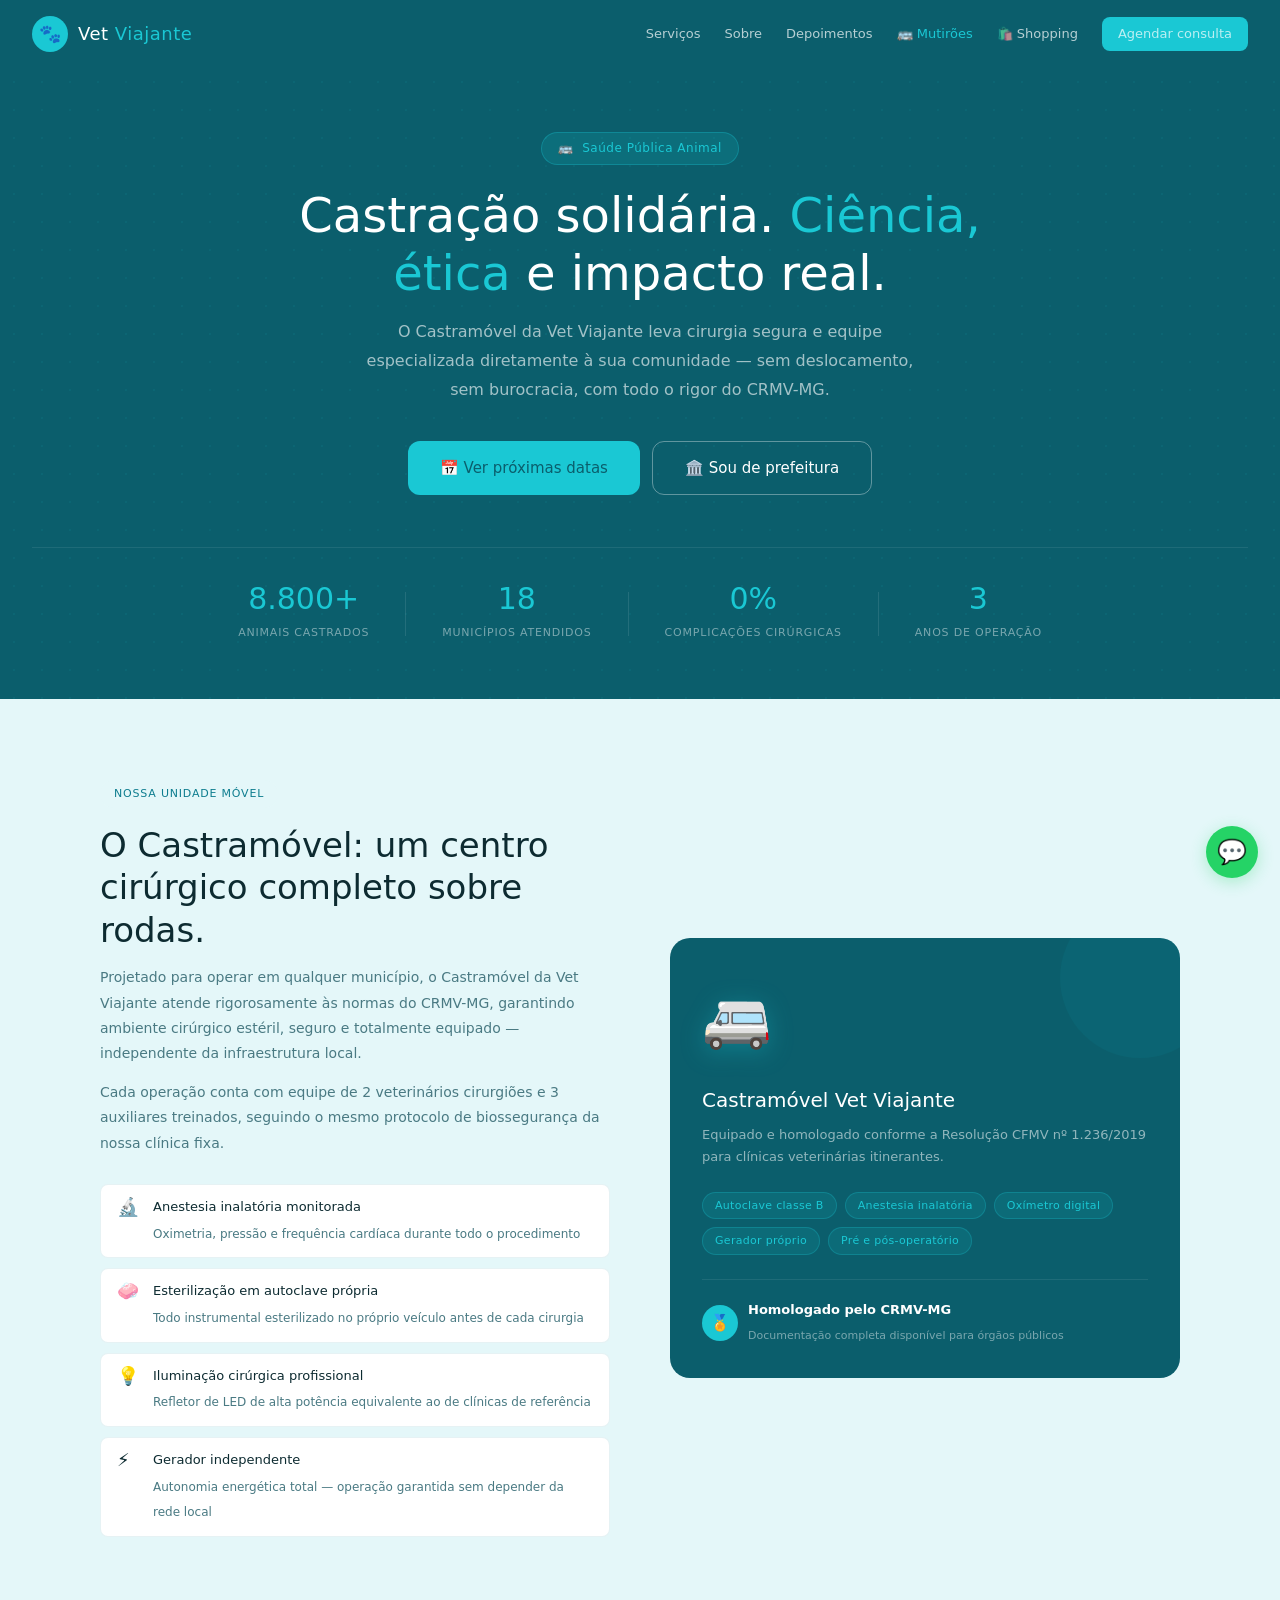
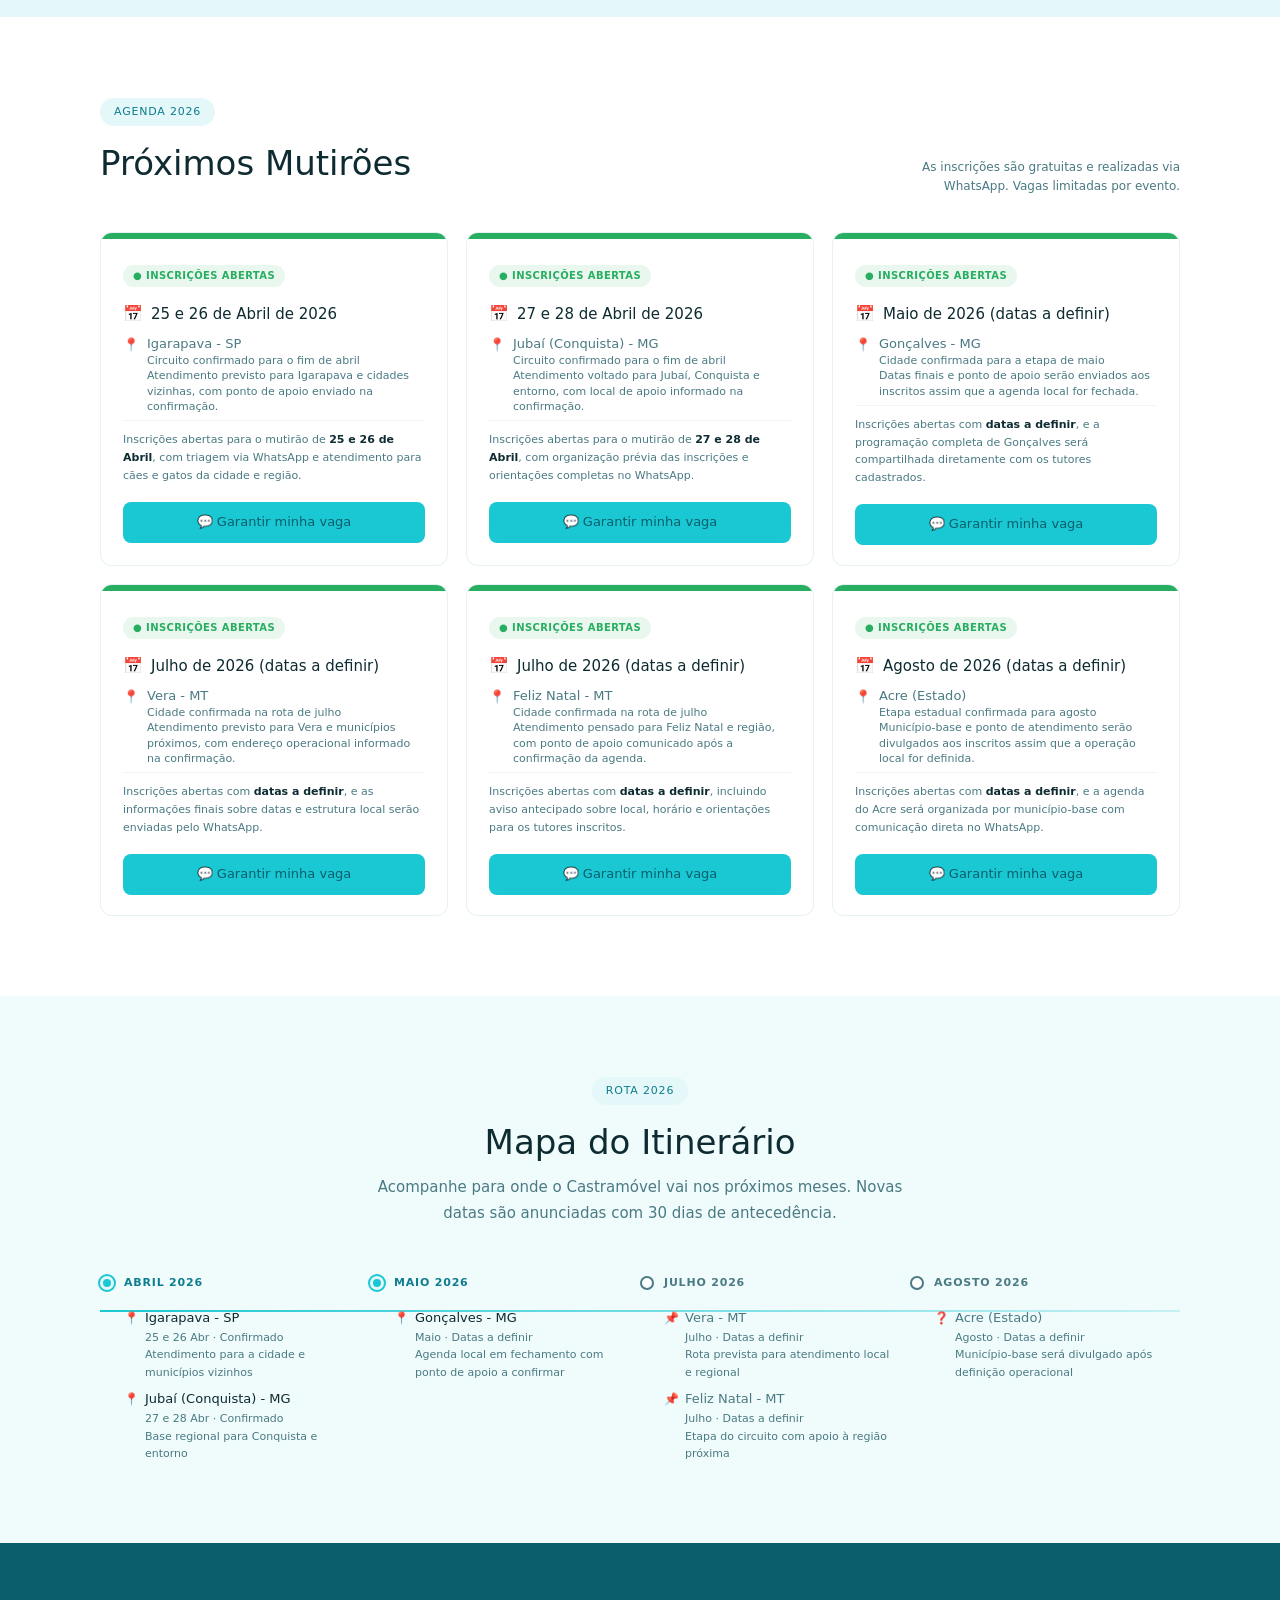
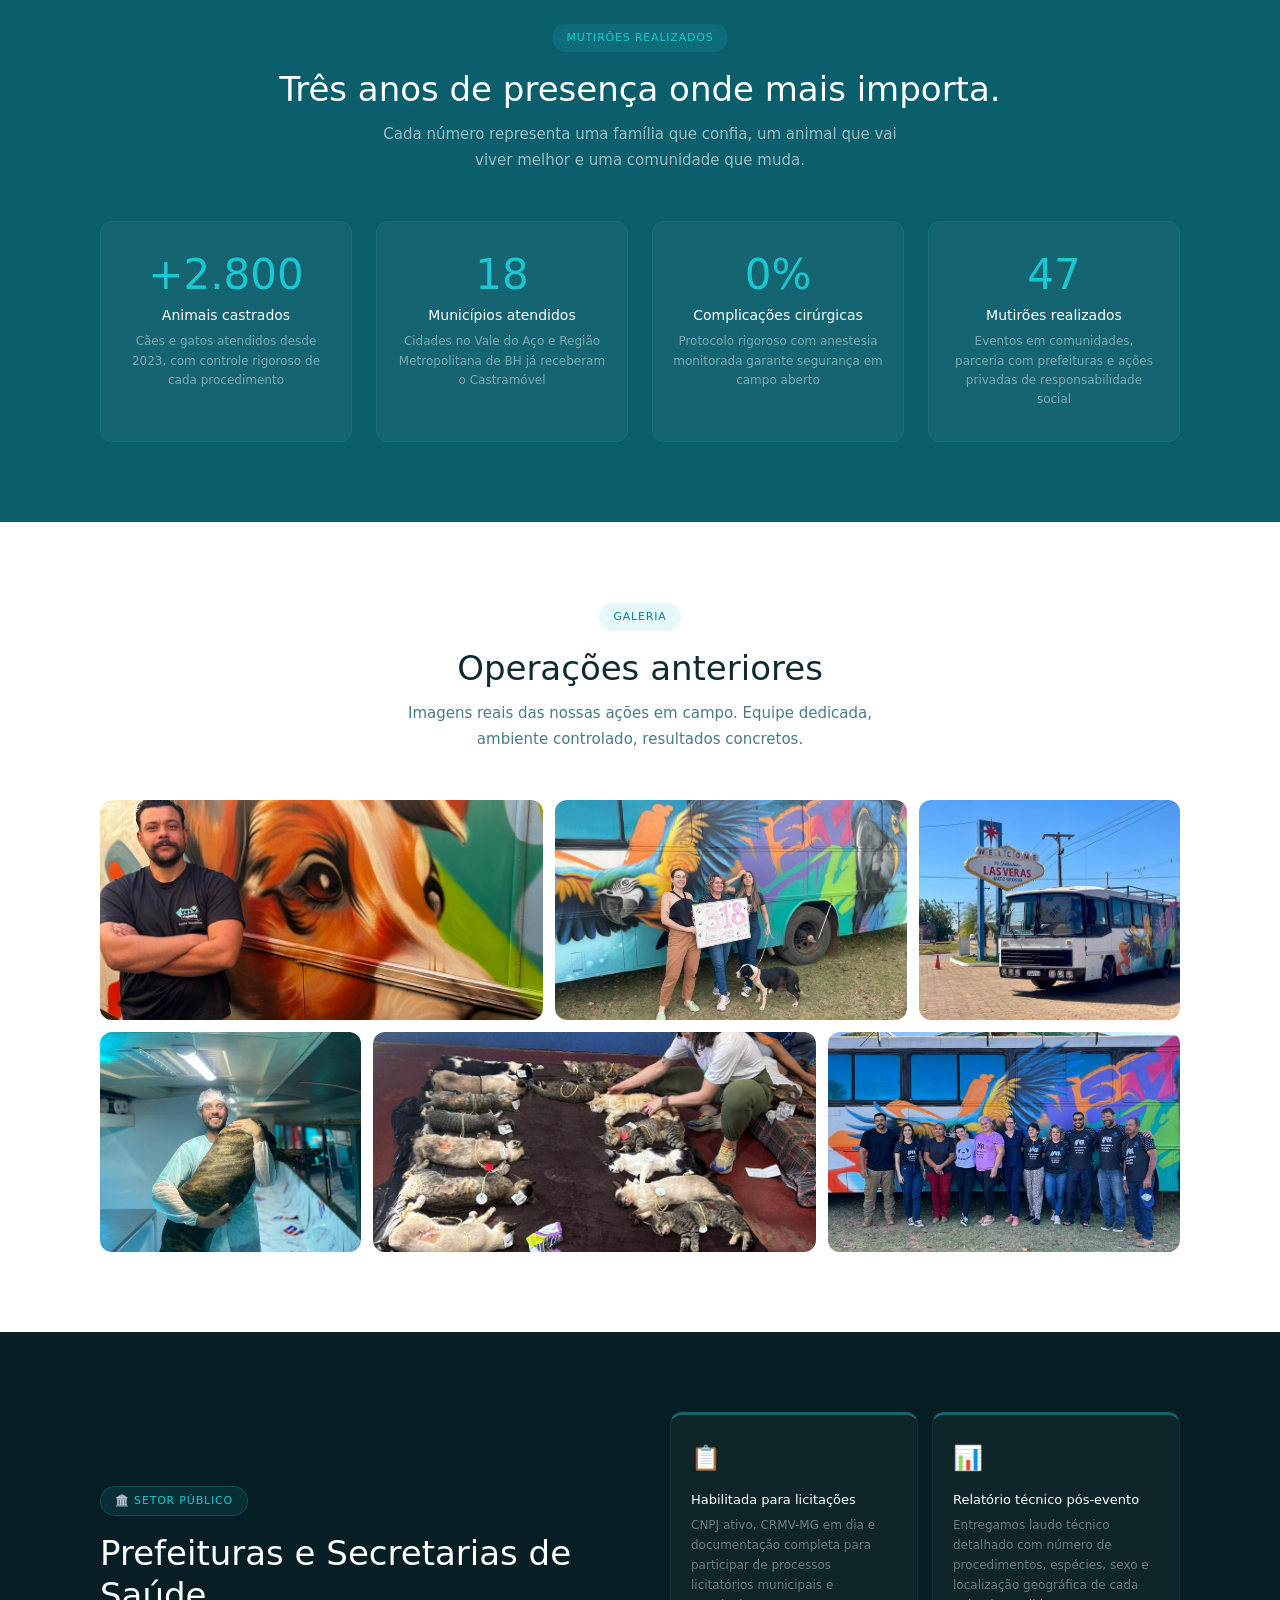
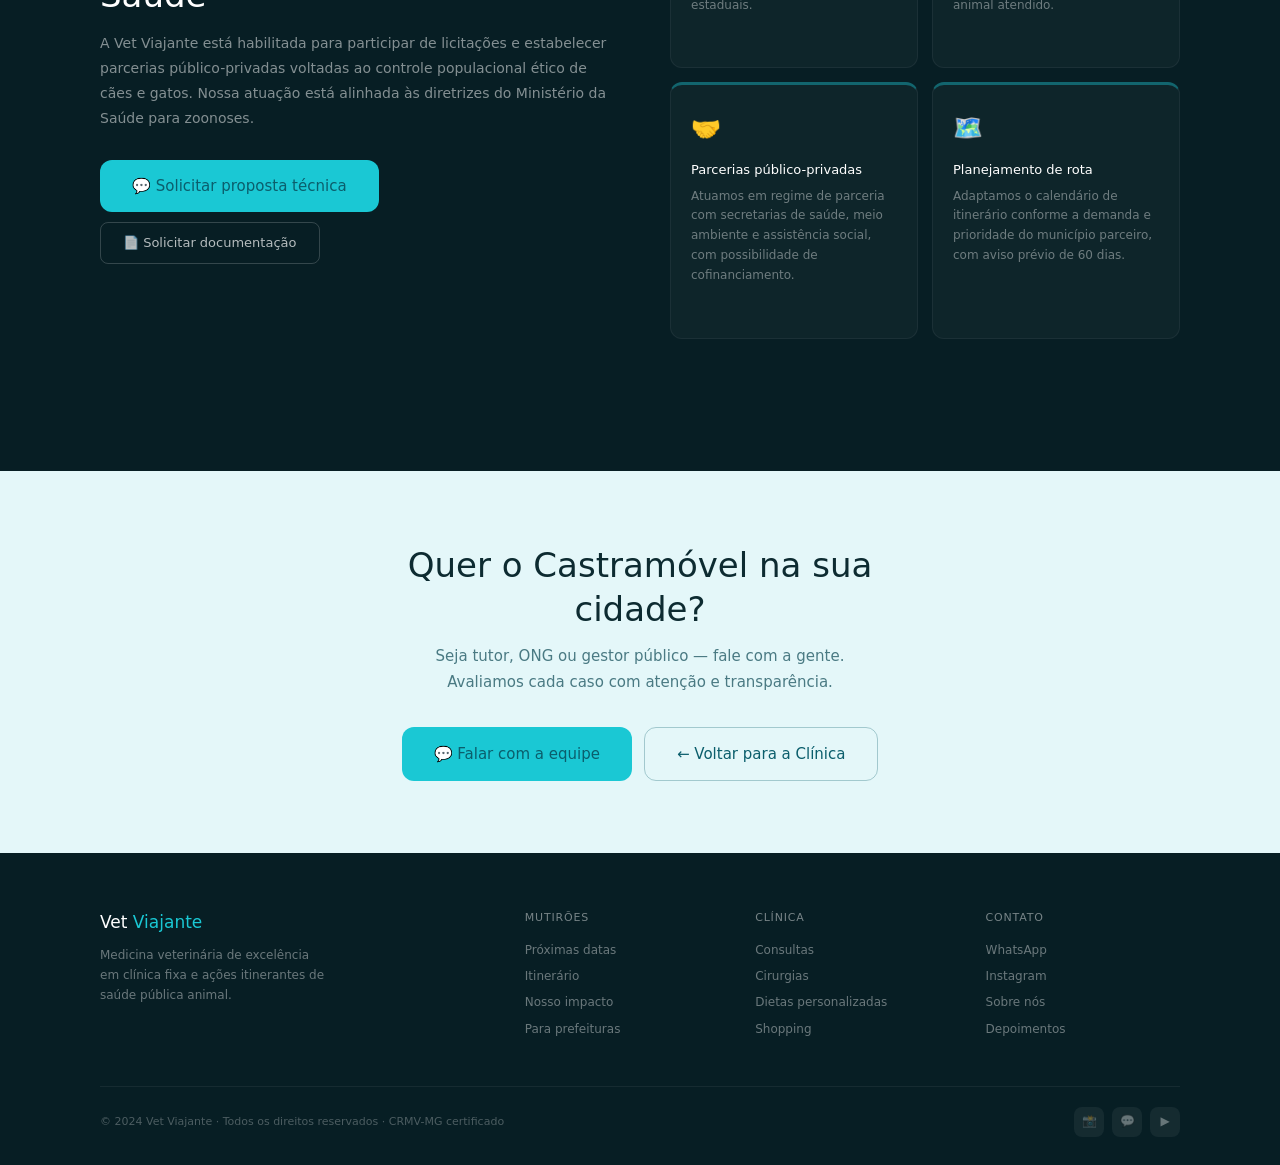
<file: mutiroes.html>
<!DOCTYPE html>
<html lang="pt-BR">
<head>
  <meta charset="UTF-8" />
  <meta name="viewport" content="width=device-width, initial-scale=1.0" />
  <title>Mutirões de Castração — Vet Viajante</title>
  <meta name="description" content="Mutirões de castração com o Castramóvel da Vet Viajante. Controle populacional ético para cães e gatos. Veja a agenda e garanta sua vaga." />
  <link
    rel="icon"
    type="image/svg+xml"
    href="data:image/svg+xml,%3Csvg xmlns='http://www.w3.org/2000/svg' viewBox='0 0 64 64'%3E%3Crect width='64' height='64' rx='16' fill='%231ac8d4'/%3E%3Crect x='18' y='21' width='28' height='24' rx='4' fill='none' stroke='%23ffffff' stroke-width='4'/%3E%3Cpath d='M24 17v8M40 17v8M18 29h28' fill='none' stroke='%23ffffff' stroke-width='4' stroke-linecap='round'/%3E%3Cpath d='m27 37 4 4 7-8' fill='none' stroke='%23ffffff' stroke-width='4' stroke-linecap='round' stroke-linejoin='round'/%3E%3C/svg%3E"
  />
  <link rel="stylesheet" href="style.css" />
  <link rel="stylesheet" href="mutiroes.css" />
</head>
<body>

<!--
╔══════════════════════════════════════════════════════════════╗
║           GUIA RÁPIDO DE EDIÇÃO — mutiroes.html              ║
╠══════════════════════════════════════════════════════════════╣
║                                                              ║
║  PARA EDITAR UM EVENTO (card de mutirão)                     ║
║  Cada evento é um bloco <div class="evento-card">           ║
║  Dentro dele você pode trocar:                               ║
║  • class="evento-date"   → data do evento                   ║
║  • class="evento-local"  → cidade e endereço                ║
║  • class="evento-vagas"  → informação de vagas              ║
║  • href="https://wa.me/..."  → link do botão                ║
║                                                              ║
║  STATUS DO EVENTO — troque a cor da barra e o badge:        ║
║  • Inscrições abertas  → evento-top-open  / badge-open      ║
║  • Últimas vagas       → evento-top-few   / badge-few       ║
║  • Vagas esgotadas     → evento-top-full  / badge-full      ║
║  • Em breve            → evento-top-soon  / badge-soon      ║
║                                                              ║
║  PARA EDITAR O ITINERÁRIO (mapa de cidades)                 ║
║  Busque "MAPA DO ITINERÁRIO" (Ctrl+F) e edite               ║
║  os nomes das cidades, datas e status das bolinhas          ║
║  (rota-dot = confirmado / rota-dot-future = a confirmar)    ║
║                                                              ║
║  PARA EDITAR OS CONTADORES DE IMPACTO                       ║
║  Busque "IMPACTO" (Ctrl+F) e edite os valores               ║
║  dentro de <div class="impacto-num">                        ║
║                                                              ║
║  NÚMERO DO WHATSAPP                                          ║
║  Busque "553491026420" (Ctrl+F) e substitua                 ║
║  pelo novo número em todos os links                         ║
╚══════════════════════════════════════════════════════════════╝
-->

  <!-- ══════════════════════════════ HEADER ══════════════════════════════ -->
  <header class="hd" id="inicio">
    <a href="index.html" class="hd-logo">
      <div class="hd-paw">🐾</div>
      <div class="hd-name">Vet <span>Viajante</span></div>
    </a>
    <nav class="hd-nav" id="hd-nav" aria-label="Navegação principal">
      <a href="index.html#servicos">Serviços</a>
      <a href="index.html#sobre">Sobre</a>
      <a href="index.html#depoimentos">Depoimentos</a>
      <a href="mutiroes.html" class="hd-nav-active" aria-current="page">🚌 Mutirões</a>
      <a href="shopping.html">🛍️ Shopping</a>
      <a href="https://wa.me/553491026420?text=Ol%C3%A1!%20Gostaria%20de%20agendar%20uma%20consulta%20na%20*Vet%20Viajante*." target="_blank" rel="noopener noreferrer" class="btn btn-primary btn-sm">Agendar consulta</a>
    </nav>
    <button class="hd-hamburger" id="hd-hamburger" aria-label="Abrir menu" aria-expanded="false" aria-controls="hd-nav">
      <span></span><span></span><span></span>
    </button>
  </header>

  <!-- ══════════════════════════════ HERO ══════════════════════════════ -->
  <section class="mut-hero">
    <div class="mut-eyebrow">🚌 &nbsp;Saúde Pública Animal</div>
    <h1>Castração solidária. <em>Ciência, ética</em> e impacto real.</h1>
    <p class="mut-hero-sub">O Castramóvel da Vet Viajante leva cirurgia segura e equipe especializada diretamente à sua comunidade — sem deslocamento, sem burocracia, com todo o rigor do CRMV-MG.</p>
    <div class="mut-hero-ctas reveal">
      <a href="#proximos" class="btn btn-primary btn-lg">📅 Ver próximas datas</a>
      <a href="#prefeituras" class="btn btn-outline btn-lg">🏛️ Sou de prefeitura</a>
    </div>
    <div class="mut-hero-stats reveal">
      <div class="mut-stat"><strong id="cnt-animais">8.800+</strong><span>animais castrados</span></div>
      <div class="mut-divd"></div>
      <div class="mut-stat"><strong>18</strong><span>municípios atendidos</span></div>
      <div class="mut-divd"></div>
      <div class="mut-stat"><strong>0%</strong><span>complicações cirúrgicas</span></div>
      <div class="mut-divd"></div>
      <div class="mut-stat"><strong>3</strong><span>anos de operação</span></div>
    </div>
  </section>

  <!-- ══════════════════════════════ CASTRAMÓVEL ══════════════════════════════ -->
  <section class="castramovel" id="castramovel">
    <div class="castramovel-grid">

      <div class="castramovel-content reveal">
        <span class="tag">Nossa Unidade Móvel</span>
        <h2>O Castramóvel: um centro cirúrgico completo sobre rodas.</h2>
        <p>Projetado para operar em qualquer município, o Castramóvel da Vet Viajante atende rigorosamente às normas do CRMV-MG, garantindo ambiente cirúrgico estéril, seguro e totalmente equipado — independente da infraestrutura local.</p>
        <p>Cada operação conta com equipe de 2 veterinários cirurgiões e 3 auxiliares treinados, seguindo o mesmo protocolo de biossegurança da nossa clínica fixa.</p>

        <div class="cm-specs">
          <div class="cm-spec">
            <span class="cm-spec-ico">🔬</span>
            <div class="cm-spec-txt">
              <strong>Anestesia inalatória monitorada</strong>
              <span>Oximetria, pressão e frequência cardíaca durante todo o procedimento</span>
            </div>
          </div>
          <div class="cm-spec">
            <span class="cm-spec-ico">🧼</span>
            <div class="cm-spec-txt">
              <strong>Esterilização em autoclave própria</strong>
              <span>Todo instrumental esterilizado no próprio veículo antes de cada cirurgia</span>
            </div>
          </div>
          <div class="cm-spec">
            <span class="cm-spec-ico">💡</span>
            <div class="cm-spec-txt">
              <strong>Iluminação cirúrgica profissional</strong>
              <span>Refletor de LED de alta potência equivalente ao de clínicas de referência</span>
            </div>
          </div>
          <div class="cm-spec">
            <span class="cm-spec-ico">⚡</span>
            <div class="cm-spec-txt">
              <strong>Gerador independente</strong>
              <span>Autonomia energética total — operação garantida sem depender da rede local</span>
            </div>
          </div>
        </div>
      </div>

      <div class="castramovel-visual reveal">
        <div class="bus-card">
          <span class="bus-icon">🚐</span>
          <h3>Castramóvel Vet Viajante</h3>
          <p>Equipado e homologado conforme a Resolução CFMV nº 1.236/2019 para clínicas veterinárias itinerantes.</p>
          <div class="bus-badges">
            <span class="bus-badge">Autoclave classe B</span>
            <span class="bus-badge">Anestesia inalatória</span>
            <span class="bus-badge">Oxímetro digital</span>
            <span class="bus-badge">Gerador próprio</span>
            <span class="bus-badge">Pré e pós-operatório</span>
          </div>
          <div class="bus-crmv">
            <div class="bus-crmv-ico">🏅</div>
            <div class="bus-crmv-txt">
              <strong>Homologado pelo CRMV-MG</strong>
              <span>Documentação completa disponível para órgãos públicos</span>
            </div>
          </div>
        </div>
      </div>

    </div>
  </section>

  <!-- ══════════════════════════════ PRÓXIMOS MUTIRÕES ══════════════════════════════ -->
  <section class="eventos" id="proximos">
    <div class="eventos-inner">
      <div class="eventos-header">
        <div>
          <span class="tag">Agenda 2026</span>
          <h2 class="st">Próximos Mutirões</h2>
        </div>
        <p class="eventos-note">As inscrições são gratuitas e realizadas via WhatsApp. Vagas limitadas por evento.</p>
      </div>

      <div class="eventos-grid">

        <!-- Evento 1 -->
        <div class="evento-card reveal">
          <div class="evento-top evento-top-open"></div>
          <div class="evento-body">
            <span class="evento-status-badge badge-open">● Inscrições Abertas</span>
            <div class="evento-date">
              <span class="evento-date-ico">📅</span>
              25 e 26 de Abril de 2026
            </div>
            <div class="evento-local">
              <span class="evento-local-ico">📍</span>
              <div>
                <div>Igarapava - SP</div>
                <div class="rota-cidade-sub">Circuito confirmado para o fim de abril</div>
                <div class="rota-cidade-sub">Atendimento previsto para Igarapava e cidades vizinhas, com ponto de apoio enviado na confirmação.</div>
              </div>
            </div>
            <div class="evento-vagas">
              Inscrições abertas para o mutirão de <strong>25 e 26 de Abril</strong>, com triagem via WhatsApp e atendimento para cães e gatos da cidade e região.
            </div>
            <a href="https://wa.me/553491026420?text=Ol%C3%A1%21%20Quero%20garantir%20minha%20vaga%20no%20Mutir%C3%A3o%20em%20Igarapava%20-%20SP.%20Como%20funciona%20a%20inscri%C3%A7%C3%A3o%3F"
               target="_blank" rel="noopener noreferrer" class="btn btn-primary btn-full">💬 Garantir minha vaga</a>
          </div>
        </div>

        <!-- Evento 2 -->
        <div class="evento-card reveal">
          <div class="evento-top evento-top-open"></div>
          <div class="evento-body">
            <span class="evento-status-badge badge-open">● Inscrições Abertas</span>
            <div class="evento-date">
              <span class="evento-date-ico">📅</span>
              27 e 28 de Abril de 2026
            </div>
            <div class="evento-local">
              <span class="evento-local-ico">📍</span>
              <div>
                <div>Jubaí (Conquista) - MG</div>
                <div class="rota-cidade-sub">Circuito confirmado para o fim de abril</div>
                <div class="rota-cidade-sub">Atendimento voltado para Jubaí, Conquista e entorno, com local de apoio informado na confirmação.</div>
              </div>
            </div>
            <div class="evento-vagas">
              Inscrições abertas para o mutirão de <strong>27 e 28 de Abril</strong>, com organização prévia das inscrições e orientações completas no WhatsApp.
            </div>
            <a href="https://wa.me/553491026420?text=Ol%C3%A1%21%20Quero%20garantir%20minha%20vaga%20no%20Mutir%C3%A3o%20em%20Juba%C3%AD%20%28Conquista%29%20-%20MG.%20Como%20funciona%20a%20inscri%C3%A7%C3%A3o%3F"
               target="_blank" rel="noopener noreferrer" class="btn btn-primary btn-full">💬 Garantir minha vaga</a>
          </div>
        </div>

        <!-- Evento 3 -->
        <div class="evento-card reveal">
          <div class="evento-top evento-top-open"></div>
          <div class="evento-body">
            <span class="evento-status-badge badge-open">● Inscrições Abertas</span>
            <div class="evento-date">
              <span class="evento-date-ico">📅</span>
              Maio de 2026 (datas a definir)
            </div>
            <div class="evento-local">
              <span class="evento-local-ico">📍</span>
              <div>
                <div>Gonçalves - MG</div>
                <div class="rota-cidade-sub">Cidade confirmada para a etapa de maio</div>
                <div class="rota-cidade-sub">Datas finais e ponto de apoio serão enviados aos inscritos assim que a agenda local for fechada.</div>
              </div>
            </div>
            <div class="evento-vagas">
              Inscrições abertas com <strong>datas a definir</strong>, e a programação completa de Gonçalves será compartilhada diretamente com os tutores cadastrados.
            </div>
            <a href="https://wa.me/553491026420?text=Ol%C3%A1%21%20Quero%20garantir%20minha%20vaga%20no%20Mutir%C3%A3o%20em%20Gon%C3%A7alves%20-%20MG.%20Como%20funciona%20a%20inscri%C3%A7%C3%A3o%3F"
               target="_blank" rel="noopener noreferrer" class="btn btn-primary btn-full">💬 Garantir minha vaga</a>
          </div>
        </div>

        <!-- Evento 4 -->
        <div class="evento-card reveal">
          <div class="evento-top evento-top-open"></div>
          <div class="evento-body">
            <span class="evento-status-badge badge-open">● Inscrições Abertas</span>
            <div class="evento-date">
              <span class="evento-date-ico">📅</span>
              Julho de 2026 (datas a definir)
            </div>
            <div class="evento-local">
              <span class="evento-local-ico">📍</span>
              <div>
                <div>Vera - MT</div>
                <div class="rota-cidade-sub">Cidade confirmada na rota de julho</div>
                <div class="rota-cidade-sub">Atendimento previsto para Vera e municípios próximos, com endereço operacional informado na confirmação.</div>
              </div>
            </div>
            <div class="evento-vagas">
              Inscrições abertas com <strong>datas a definir</strong>, e as informações finais sobre datas e estrutura local serão enviadas pelo WhatsApp.
            </div>
            <a href="https://wa.me/553491026420?text=Ol%C3%A1%21%20Quero%20garantir%20minha%20vaga%20no%20Mutir%C3%A3o%20em%20Vera%20-%20MT.%20Como%20funciona%20a%20inscri%C3%A7%C3%A3o%3F"
               target="_blank" rel="noopener noreferrer" class="btn btn-primary btn-full">💬 Garantir minha vaga</a>
          </div>
        </div>

        <!-- Evento 5 -->
        <div class="evento-card reveal">
          <div class="evento-top evento-top-open"></div>
          <div class="evento-body">
            <span class="evento-status-badge badge-open">● Inscrições Abertas</span>
            <div class="evento-date">
              <span class="evento-date-ico">📅</span>
              Julho de 2026 (datas a definir)
            </div>
            <div class="evento-local">
              <span class="evento-local-ico">📍</span>
              <div>
                <div>Feliz Natal - MT</div>
                <div class="rota-cidade-sub">Cidade confirmada na rota de julho</div>
                <div class="rota-cidade-sub">Atendimento pensado para Feliz Natal e região, com ponto de apoio comunicado após a confirmação da agenda.</div>
              </div>
            </div>
            <div class="evento-vagas">
              Inscrições abertas com <strong>datas a definir</strong>, incluindo aviso antecipado sobre local, horário e orientações para os tutores inscritos.
            </div>
            <a href="https://wa.me/553491026420?text=Ol%C3%A1%21%20Quero%20garantir%20minha%20vaga%20no%20Mutir%C3%A3o%20em%20Feliz%20Natal%20-%20MT.%20Como%20funciona%20a%20inscri%C3%A7%C3%A3o%3F"
               target="_blank" rel="noopener noreferrer" class="btn btn-primary btn-full">💬 Garantir minha vaga</a>
          </div>
        </div>

        <!-- Evento 6 -->
        <div class="evento-card reveal">
          <div class="evento-top evento-top-open"></div>
          <div class="evento-body">
            <span class="evento-status-badge badge-open">● Inscrições Abertas</span>
            <div class="evento-date">
              <span class="evento-date-ico">📅</span>
              Agosto de 2026 (datas a definir)
            </div>
            <div class="evento-local">
              <span class="evento-local-ico">📍</span>
              <div>
                <div>Acre (Estado)</div>
                <div class="rota-cidade-sub">Etapa estadual confirmada para agosto</div>
                <div class="rota-cidade-sub">Município-base e ponto de atendimento serão divulgados aos inscritos assim que a operação local for definida.</div>
              </div>
            </div>
            <div class="evento-vagas">
              Inscrições abertas com <strong>datas a definir</strong>, e a agenda do Acre será organizada por município-base com comunicação direta no WhatsApp.
            </div>
            <a href="https://wa.me/553491026420?text=Ol%C3%A1%21%20Quero%20garantir%20minha%20vaga%20no%20Mutir%C3%A3o%20no%20Acre%20%28Estado%29.%20Como%20funciona%20a%20inscri%C3%A7%C3%A3o%3F"
               target="_blank" rel="noopener noreferrer" class="btn btn-primary btn-full">💬 Garantir minha vaga</a>
          </div>
        </div>

      </div>
    </div>
  </section>

  <!-- ══════════════════════════════ MAPA DO ITINERÁRIO ══════════════════════════════ -->
  <section class="itinerario" id="itinerario">
    <div class="itinerario-inner">
      <div class="text-center">
        <span class="tag reveal">Rota 2026</span>
        <h2 class="st reveal">Mapa do Itinerário</h2>
        <p class="sd reveal">Acompanhe para onde o Castramóvel vai nos próximos meses. Novas datas são anunciadas com 30 dias de antecedência.</p>
      </div>
      <div class="rota-grid reveal">

        <div class="rota-mes">
          <div class="rota-dot-row">
            <div class="rota-dot"></div>
            <span class="rota-mes-label">Abril 2026</span>
          </div>
          <div class="rota-cidades">
            <div class="rota-cidade">
              <span class="rota-cidade-ico">📍</span>
              <div>
                <div>Igarapava - SP</div>
                <div class="rota-cidade-sub">25 e 26 Abr · Confirmado</div>
                <div class="rota-cidade-sub">Atendimento para a cidade e municípios vizinhos</div>
              </div>
            </div>
            <div class="rota-cidade">
              <span class="rota-cidade-ico">📍</span>
              <div>
                <div>Jubaí (Conquista) - MG</div>
                <div class="rota-cidade-sub">27 e 28 Abr · Confirmado</div>
                <div class="rota-cidade-sub">Base regional para Conquista e entorno</div>
              </div>
            </div>
          </div>
        </div>

        <div class="rota-mes">
          <div class="rota-dot-row">
            <div class="rota-dot"></div>
            <span class="rota-mes-label">Maio 2026</span>
          </div>
          <div class="rota-cidades">
            <div class="rota-cidade">
              <span class="rota-cidade-ico">📍</span>
              <div>
                <div>Gonçalves - MG</div>
                <div class="rota-cidade-sub">Maio · Datas a definir</div>
                <div class="rota-cidade-sub">Agenda local em fechamento com ponto de apoio a confirmar</div>
              </div>
            </div>
          </div>
        </div>

        <div class="rota-mes rota-future">
          <div class="rota-dot-row">
            <div class="rota-dot rota-dot-future"></div>
            <span class="rota-mes-label">Julho 2026</span>
          </div>
          <div class="rota-cidades">
            <div class="rota-cidade">
              <span class="rota-cidade-ico">📌</span>
              <div>
                <div>Vera - MT</div>
                <div class="rota-cidade-sub">Julho · Datas a definir</div>
                <div class="rota-cidade-sub">Rota prevista para atendimento local e regional</div>
              </div>
            </div>
            <div class="rota-cidade">
              <span class="rota-cidade-ico">📌</span>
              <div>
                <div>Feliz Natal - MT</div>
                <div class="rota-cidade-sub">Julho · Datas a definir</div>
                <div class="rota-cidade-sub">Etapa do circuito com apoio à região próxima</div>
              </div>
            </div>
          </div>
        </div>

        <div class="rota-mes rota-future">
          <div class="rota-dot-row">
            <div class="rota-dot rota-dot-future"></div>
            <span class="rota-mes-label">Agosto 2026</span>
          </div>
          <div class="rota-cidades">
            <div class="rota-cidade">
              <span class="rota-cidade-ico">❓</span>
              <div>
                <div>Acre (Estado)</div>
                <div class="rota-cidade-sub">Agosto · Datas a definir</div>
                <div class="rota-cidade-sub">Município-base será divulgado após definição operacional</div>
              </div>
            </div>
          </div>
        </div>

      </div>
    </div>
  </section>

  <!-- ══════════════════════════════ IMPACTO ══════════════════════════════ -->
  <section class="impacto" id="impacto">
    <div class="container">
      <span class="tag tag-inv reveal">Mutirões Realizados</span>
      <h2 class="st st-inv reveal">Três anos de presença onde mais importa.</h2>
      <p class="sd sd-inv reveal">Cada número representa uma família que confia, um animal que vai viver melhor e uma comunidade que muda.</p>
      <div class="impacto-grid">
        <div class="impacto-card reveal">
          <div class="impacto-num">+2.800</div>
          <h3>Animais castrados</h3>
          <p>Cães e gatos atendidos desde 2023, com controle rigoroso de cada procedimento</p>
        </div>
        <div class="impacto-card reveal">
          <div class="impacto-num">18</div>
          <h3>Municípios atendidos</h3>
          <p>Cidades no Vale do Aço e Região Metropolitana de BH já receberam o Castramóvel</p>
        </div>
        <div class="impacto-card reveal">
          <div class="impacto-num">0%</div>
          <h3>Complicações cirúrgicas</h3>
          <p>Protocolo rigoroso com anestesia monitorada garante segurança em campo aberto</p>
        </div>
        <div class="impacto-card reveal">
          <div class="impacto-num">47</div>
          <h3>Mutirões realizados</h3>
          <p>Eventos em comunidades, parceria com prefeituras e ações privadas de responsabilidade social</p>
        </div>
      </div>
    </div>
  </section>

  <!-- ══════════════════════════════ GALERIA ══════════════════════════════ -->
  <section class="galeria" id="galeria">
    <div class="galeria-inner">
      <div class="text-center">
        <span class="tag reveal">Galeria</span>
        <h2 class="st reveal">Operações anteriores</h2>
        <p class="sd reveal">Imagens reais das nossas ações em campo. Equipe dedicada, ambiente controlado, resultados concretos.</p>
      </div>
      <div class="galeria-grid reveal">
        <div class="gal-item">
          <img src="diegoonibus.jpeg"
               alt="Veterinário examinando animal durante mutirão" loading="lazy"
               onerror="this.style.display='none'" />
        </div>
        <div class="gal-item">
          <img src="cartaz.jpeg"
               alt="Equipe veterinária em ação" loading="lazy"
               onerror="this.style.display='none'" />
        </div>
        <div class="gal-item">
          <img src="onibus.jpeg"
               alt="Cão sendo cuidado pela equipe" loading="lazy"
               onerror="this.style.display='none'" />
        </div>
        <div class="gal-item">
          <img src="williancao.jpeg"
               alt="Veterinário em consulta" loading="lazy"
               onerror="this.style.display='none'" />
        </div>
        <div class="gal-item">
          <img src="gatospos.jpeg"
               alt="Pet sendo cuidado no pós-operatório" loading="lazy"
               onerror="this.style.display='none'" />
        </div>
        <div class="gal-item">
          <img src="equipeonibus.jpeg"
               alt="Animais recuperados após castração" loading="lazy"
               onerror="this.style.display='none'" />
        </div>
      </div>
    </div>
  </section>

  <!-- ══════════════════════════════ B2G — PREFEITURAS ══════════════════════════════ -->
  <section class="b2g" id="prefeituras">
    <div class="b2g-inner">

      <div class="b2g-header reveal">
        <div>
          <span class="b2g-tag">🏛️ Setor Público</span>
          <h2>Prefeituras e Secretarias de Saúde</h2>
          <p>A Vet Viajante está habilitada para participar de licitações e estabelecer parcerias público-privadas voltadas ao controle populacional ético de cães e gatos. Nossa atuação está alinhada às diretrizes do Ministério da Saúde para zoonoses.</p>
          <div class="b2g-cta-group">
            <a href="https://wa.me/553491026420?text=Ol%C3%A1!%20Sou%20gestor(a)%20p%C3%BAblico(a)%20e%20gostaria%20de%20solicitar%20uma%20*proposta%20técnica*%20para%20parceria%20no%20Mutitr%C3%A3o%20de%20Castra%C3%A7%C3%A3o%20da%20Vet%20Viajante."
               target="_blank" rel="noopener noreferrer" class="btn btn-primary btn-lg">💬 Solicitar proposta técnica</a>
            <a href="https://wa.me/553491026420?text=Ol%C3%A1!%20Sou%20de%20uma%20secretaria%20e%20gostaria%20de%20receber%20a%20*documenta%C3%A7%C3%A3o%20completa*%20da%20Vet%20Viajante%20para%20an%C3%A1lise%20de%20licita%C3%A7%C3%A3o."
               target="_blank" rel="noopener noreferrer" class="b2g-btn-outline">📄 Solicitar documentação</a>
          </div>
        </div>
        <div>
          <div class="b2g-cards">
            <div class="b2g-card">
              <span class="b2g-card-ico">📋</span>
              <h4>Habilitada para licitações</h4>
              <p>CNPJ ativo, CRMV-MG em dia e documentação completa para participar de processos licitatórios municipais e estaduais.</p>
            </div>
            <div class="b2g-card">
              <span class="b2g-card-ico">📊</span>
              <h4>Relatório técnico pós-evento</h4>
              <p>Entregamos laudo técnico detalhado com número de procedimentos, espécies, sexo e localização geográfica de cada animal atendido.</p>
            </div>
            <div class="b2g-card">
              <span class="b2g-card-ico">🤝</span>
              <h4>Parcerias público-privadas</h4>
              <p>Atuamos em regime de parceria com secretarias de saúde, meio ambiente e assistência social, com possibilidade de cofinanciamento.</p>
            </div>
            <div class="b2g-card">
              <span class="b2g-card-ico">🗺️</span>
              <h4>Planejamento de rota</h4>
              <p>Adaptamos o calendário de itinerário conforme a demanda e prioridade do município parceiro, com aviso prévio de 60 dias.</p>
            </div>
          </div>
        </div>
      </div>

    </div>
  </section>

  <!-- ══════════════════════════════ CTA FINAL ══════════════════════════════ -->
  <section class="mut-cta">
    <div class="container">
      <h2 class="reveal">Quer o Castramóvel na sua cidade?</h2>
      <p class="reveal">Seja tutor, ONG ou gestor público — fale com a gente. Avaliamos cada caso com atenção e transparência.</p>
      <div class="mut-cta-btns reveal">
        <a href="https://wa.me/553491026420?text=Ol%C3%A1!%20Quero%20saber%20como%20trazer%20o%20Castramóvel%20da%20Vet%20Viajante%20para%20minha%20cidade."
           target="_blank" rel="noopener noreferrer" class="btn btn-primary btn-lg">💬 Falar com a equipe</a>
        <a href="index.html" class="btn-outline-dk">← Voltar para a Clínica</a>
      </div>
    </div>
  </section>

  <!-- ══════════════════════════════ FOOTER ══════════════════════════════ -->
  <footer class="footer">
    <div class="container">
      <div class="ft-grid">
        <div class="ft-brand">
          <h3>Vet <span>Viajante</span></h3>
          <p>Medicina veterinária de excelência em clínica fixa e ações itinerantes de saúde pública animal.</p>
        </div>
        <div class="ft-col">
          <h4>Mutirões</h4>
          <a href="#proximos">Próximas datas</a>
          <a href="#itinerario">Itinerário</a>
          <a href="#impacto">Nosso impacto</a>
          <a href="#prefeituras">Para prefeituras</a>
        </div>
        <div class="ft-col">
          <h4>Clínica</h4>
          <a href="index.html#servicos">Consultas</a>
          <a href="index.html#servicos">Cirurgias</a>
          <a href="index.html#servicos">Dietas personalizadas</a>
          <a href="shopping.html">Shopping</a>
        </div>
        <div class="ft-col">
          <h4>Contato</h4>
          <a href="https://wa.me/553491026420" target="_blank" rel="noopener noreferrer">WhatsApp</a>
      <a href="https://www.instagram.com/vet_viajante/" target="_blank" rel="noopener noreferrer">Instagram</a>
          <a href="index.html#sobre">Sobre nós</a>
          <a href="index.html#depoimentos">Depoimentos</a>
        </div>
      </div>
      <div class="ft-bot">
        <p>© 2024 Vet Viajante · Todos os direitos reservados · CRMV-MG certificado</p>
        <div class="soc">
          <a href="#" class="soc-b" aria-label="Instagram">📸</a>
          <a href="https://wa.me/553491026420" class="soc-b" aria-label="WhatsApp" target="_blank" rel="noopener noreferrer">💬</a>
          <a href="#" class="soc-b" aria-label="YouTube">▶</a>
        </div>
      </div>
    </div>
  </footer>

  <!-- WHATSAPP FIXO -->
  <a href="https://wa.me/553491026420?text=Ol%C3%A1!%20Tenho%20uma%20d%C3%BAvida%20sobre%20os%20Mutitr%C3%B5es%20de%20Castra%C3%A7%C3%A3o%20da%20Vet%20Viajante."
     target="_blank" rel="noopener noreferrer" class="wa"
     title="Fale pelo WhatsApp" aria-label="Fale conosco pelo WhatsApp">💬</a>

  <script>
    // ── Nav hamburger ────────────────────────────────────────────
    const navBtn = document.getElementById('hd-hamburger');
    const navEl  = document.getElementById('hd-nav');
    if (navBtn && navEl) {
      navBtn.addEventListener('click', () => {
        const open = navEl.classList.toggle('open');
        navBtn.classList.toggle('open', open);
        navBtn.setAttribute('aria-expanded', String(open));
      });
    }

    // ── Smooth scroll para âncoras internas ─────────────────────
    document.querySelectorAll('a[href^="#"]').forEach(link => {
      link.addEventListener('click', e => {
        const href = link.getAttribute('href');
        if (href === '#') return;
        const target = document.querySelector(href);
        if (!target) return;
        e.preventDefault();
        const hd = document.querySelector('.hd');
        const top = target.getBoundingClientRect().top + window.scrollY - (hd ? hd.offsetHeight : 0);
        window.scrollTo({ top, behavior: 'smooth' });
        navEl && navEl.classList.remove('open');
        navBtn && navBtn.classList.remove('open');
      });
    });

    // ── Scroll Reveal ────────────────────────────────────────────
    const revealEls = document.querySelectorAll('.reveal');
    if ('IntersectionObserver' in window) {
      const obs = new IntersectionObserver((entries) => {
        entries.forEach(e => {
          if (e.isIntersecting) {
            e.target.classList.add('visible');
            obs.unobserve(e.target);
          }
        });
      }, { threshold: 0.07, rootMargin: '0px 0px -30px 0px' });
      revealEls.forEach(el => obs.observe(el));
    } else {
      revealEls.forEach(el => el.classList.add('visible'));
    }
  </script>

</body>
</html>
</file>
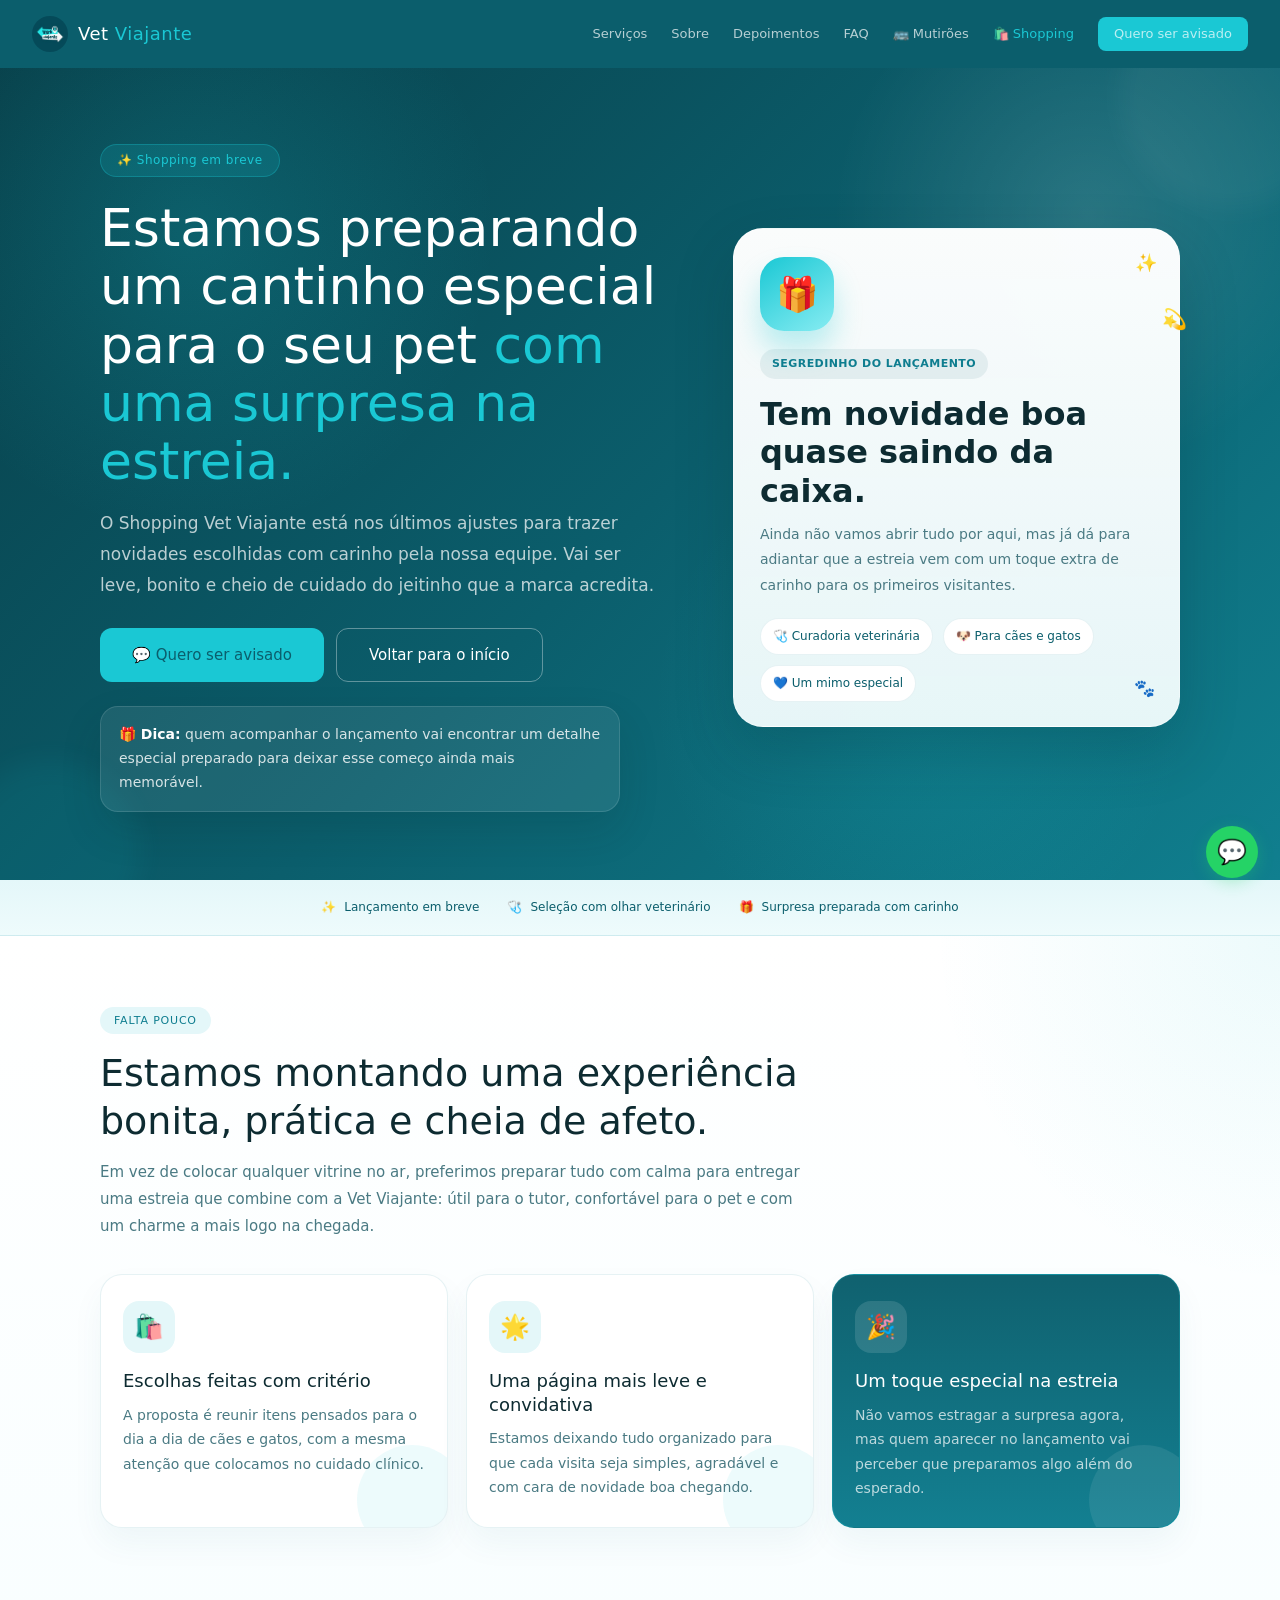
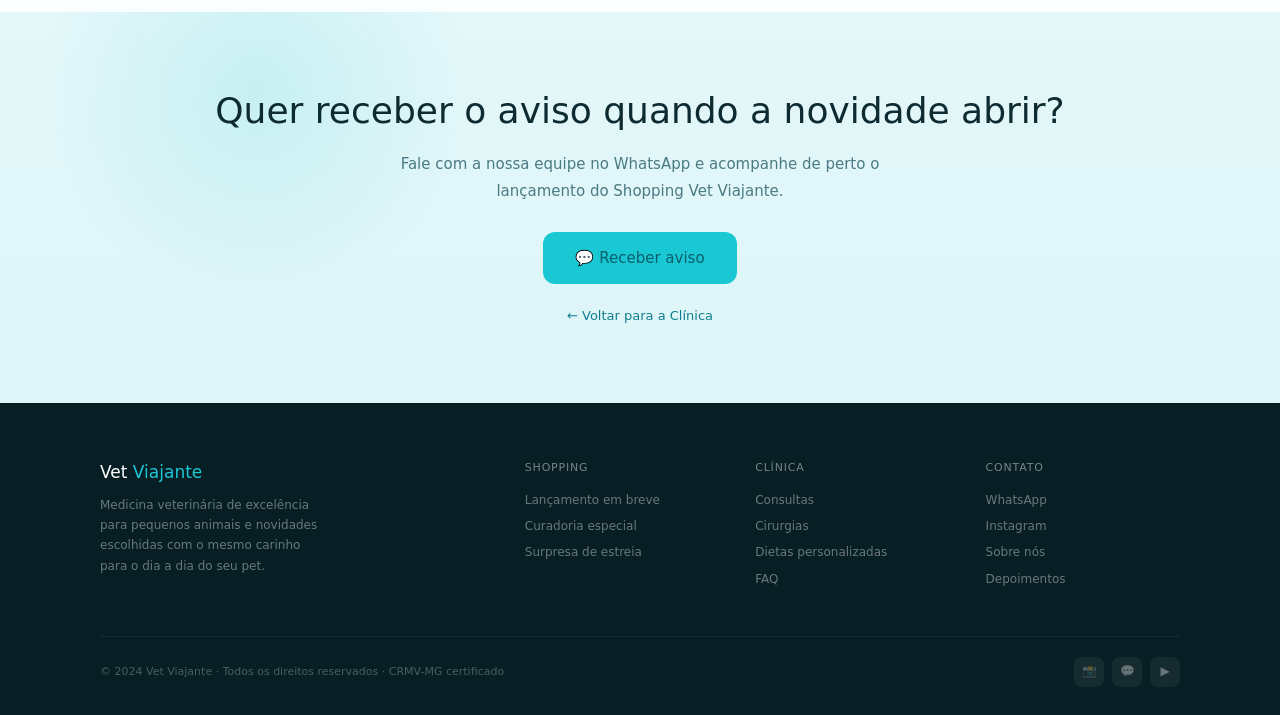
<file: shopping.html>
<!DOCTYPE html>
<html lang="pt-BR">
<head>
  <meta charset="UTF-8" />
  <meta name="viewport" content="width=device-width, initial-scale=1.0" />
  <title>Vet Viajante Shopping — Em breve</title>
  <meta
    name="description"
    content="O Shopping Vet Viajante está chegando com novidades para cães e gatos, escolhidas com curadoria veterinária e uma surpresa especial de lançamento."
  />
  <link
    rel="icon"
    type="image/svg+xml"
    href="data:image/svg+xml,%3Csvg xmlns='http://www.w3.org/2000/svg' viewBox='0 0 64 64'%3E%3Crect width='64' height='64' rx='16' fill='%231ac8d4'/%3E%3Cpath d='M22 25h20l-1.6 22H23.6L22 25Z' fill='none' stroke='%23ffffff' stroke-width='4' stroke-linejoin='round'/%3E%3Cpath d='M27 25a5 5 0 0 1 10 0' fill='none' stroke='%23ffffff' stroke-width='4' stroke-linecap='round'/%3E%3Ccircle cx='27' cy='33' r='1.8' fill='%23ffffff'/%3E%3Ccircle cx='37' cy='33' r='1.8' fill='%23ffffff'/%3E%3C/svg%3E"
  />
  <link rel="stylesheet" href="style.css" />
  <link rel="stylesheet" href="shopping.css" />
</head>
<body>
  <header class="hd" id="inicio">
    <a href="index.html" class="hd-logo">
      <img src="vetviajantelogo.jpg" alt="Logo Vet Viajante" class="hd-paw" />
      <div class="hd-name">Vet <span>Viajante</span></div>
    </a>
    <nav class="hd-nav" id="hd-nav" aria-label="Navegação principal">
      <a href="index.html#servicos">Serviços</a>
      <a href="index.html#sobre">Sobre</a>
      <a href="index.html#depoimentos">Depoimentos</a>
      <a href="index.html#faq">FAQ</a>
      <a href="mutiroes.html">🚌 Mutirões</a>
      <a href="shopping.html" class="hd-nav-active" aria-current="page">🛍️ Shopping</a>
      <a
        href="https://wa.me/553491026420?text=Ol%C3%A1!%20Quero%20ser%20avisado%20quando%20o%20Shopping%20Vet%20Viajante%20for%20lan%C3%A7ado."
        target="_blank"
        rel="noopener noreferrer"
        class="btn btn-primary btn-sm"
      >Quero ser avisado</a>
    </nav>
    <button class="hd-hamburger" id="hd-hamburger" aria-label="Abrir menu" aria-expanded="false" aria-controls="hd-nav">
      <span></span><span></span><span></span>
    </button>
  </header>

  <section class="shop-hero">
    <div class="shop-hero-inner container">
      <div class="shop-copy reveal">
        <div class="shop-eyebrow">✨ Shopping em breve</div>
        <h1>Estamos preparando um cantinho especial para o seu pet <em>com uma surpresa na estreia.</em></h1>
        <p>
          O Shopping Vet Viajante está nos últimos ajustes para trazer novidades escolhidas com
          carinho pela nossa equipe. Vai ser leve, bonito e cheio de cuidado do jeitinho que a
          marca acredita.
        </p>
        <div class="shop-actions">
          <a
            href="https://wa.me/553491026420?text=Ol%C3%A1!%20Quero%20ser%20avisado%20quando%20o%20Shopping%20Vet%20Viajante%20for%20lan%C3%A7ado."
            target="_blank"
            rel="noopener noreferrer"
            class="btn btn-primary btn-lg"
          >💬 Quero ser avisado</a>
          <a href="index.html" class="btn btn-outline btn-lg">Voltar para o início</a>
        </div>
        <div class="shop-note">
          <strong>🎁 Dica:</strong>
          quem acompanhar o lançamento vai encontrar um detalhe especial preparado para deixar esse começo ainda mais memorável.
        </div>
      </div>

      <div class="shop-surprise-card reveal">
        <span class="spark spark-a" aria-hidden="true">✨</span>
        <span class="spark spark-b" aria-hidden="true">💫</span>
        <span class="spark spark-c" aria-hidden="true">🐾</span>
        <div class="surprise-icon" aria-hidden="true">🎁</div>
        <span class="surprise-tag">Segredinho do lançamento</span>
        <h2>Tem novidade boa quase saindo da caixa.</h2>
        <p>
          Ainda não vamos abrir tudo por aqui, mas já dá para adiantar que a estreia vem com um
          toque extra de carinho para os primeiros visitantes.
        </p>
        <div class="surprise-pills" aria-label="Destaques do lançamento">
          <span>🩺 Curadoria veterinária</span>
          <span>🐶 Para cães e gatos</span>
          <span>💙 Um mimo especial</span>
        </div>
      </div>
    </div>
  </section>

  <div class="shop-trust">
    <div class="trust-inner">
      <div class="trust-item">✨ <strong>Lançamento em breve</strong></div>
      <div class="trust-item">🩺 <strong>Seleção com olhar veterinário</strong></div>
      <div class="trust-item">🎁 <strong>Surpresa preparada com carinho</strong></div>
    </div>
  </div>

  <section class="shop-sec">
    <div class="shop-inner">
      <div class="shop-top reveal">
        <span class="tag">Falta pouco</span>
        <h2>Estamos montando uma experiência bonita, prática e cheia de afeto.</h2>
        <p class="shop-intro">
          Em vez de colocar qualquer vitrine no ar, preferimos preparar tudo com calma para
          entregar uma estreia que combine com a Vet Viajante: útil para o tutor, confortável para
          o pet e com um charme a mais logo na chegada.
        </p>
      </div>

      <div class="soon-grid">
        <article class="soon-card reveal">
          <div class="soon-icon" aria-hidden="true">🛍️</div>
          <h3>Escolhas feitas com critério</h3>
          <p>
            A proposta é reunir itens pensados para o dia a dia de cães e gatos, com a mesma atenção
            que colocamos no cuidado clínico.
          </p>
        </article>

        <article class="soon-card reveal">
          <div class="soon-icon" aria-hidden="true">🌟</div>
          <h3>Uma página mais leve e convidativa</h3>
          <p>
            Estamos deixando tudo organizado para que cada visita seja simples, agradável e com cara
            de novidade boa chegando.
          </p>
        </article>

        <article class="soon-card soon-card-accent reveal">
          <div class="soon-icon" aria-hidden="true">🎉</div>
          <h3>Um toque especial na estreia</h3>
          <p>
            Não vamos estragar a surpresa agora, mas quem aparecer no lançamento vai perceber que
            preparamos algo além do esperado.
          </p>
        </article>
      </div>
    </div>
  </section>

  <section class="shop-cta">
    <div class="container reveal">
      <h2>Quer receber o aviso quando a novidade abrir?</h2>
      <p>
        Fale com a nossa equipe no WhatsApp e acompanhe de perto o lançamento do Shopping Vet
        Viajante.
      </p>
      <a
        href="https://wa.me/553491026420?text=Ol%C3%A1!%20Quero%20receber%20o%20aviso%20quando%20o%20Shopping%20Vet%20Viajante%20estiver%20no%20ar."
        target="_blank"
        rel="noopener noreferrer"
        class="btn btn-primary btn-lg"
      >💬 Receber aviso</a>
      <br />
      <a href="index.html" class="shop-back">← Voltar para a Clínica</a>
    </div>
  </section>

  <footer class="footer">
    <div class="container">
      <div class="ft-grid">
        <div class="ft-brand">
          <h3>Vet <span>Viajante</span></h3>
          <p>
            Medicina veterinária de excelência para pequenos animais e novidades escolhidas com o
            mesmo carinho para o dia a dia do seu pet.
          </p>
        </div>
        <div class="ft-col">
          <h4>Shopping</h4>
          <a href="shopping.html">Lançamento em breve</a>
          <a href="shopping.html">Curadoria especial</a>
          <a href="shopping.html">Surpresa de estreia</a>
        </div>
        <div class="ft-col">
          <h4>Clínica</h4>
          <a href="index.html#servicos">Consultas</a>
          <a href="index.html#servicos">Cirurgias</a>
          <a href="index.html#servicos">Dietas personalizadas</a>
          <a href="index.html#faq">FAQ</a>
        </div>
        <div class="ft-col">
          <h4>Contato</h4>
          <a href="https://wa.me/553491026420" target="_blank" rel="noopener noreferrer">WhatsApp</a>
          <a href="#">Instagram</a>
          <a href="index.html#sobre">Sobre nós</a>
          <a href="index.html#depoimentos">Depoimentos</a>
        </div>
      </div>
      <div class="ft-bot">
        <p>© 2024 Vet Viajante · Todos os direitos reservados · CRMV-MG certificado</p>
        <div class="soc">
          <a href="#" class="soc-b" aria-label="Instagram">📸</a>
          <a href="https://wa.me/553491026420" class="soc-b" aria-label="WhatsApp" target="_blank" rel="noopener noreferrer">💬</a>
          <a href="#" class="soc-b" aria-label="YouTube">▶</a>
        </div>
      </div>
    </div>
  </footer>

  <a
    href="https://wa.me/553491026420?text=Ol%C3%A1!%20Quero%20saber%20mais%20sobre%20o%20Shopping%20Vet%20Viajante."
    target="_blank"
    rel="noopener noreferrer"
    class="wa"
    title="Fale pelo WhatsApp"
    aria-label="Fale conosco pelo WhatsApp"
  >💬</a>

  <script>
    const navBtn = document.getElementById('hd-hamburger');
    const navEl = document.getElementById('hd-nav');

    if (navBtn && navEl) {
      navBtn.addEventListener('click', () => {
        const open = navEl.classList.toggle('open');
        navBtn.classList.toggle('open', open);
        navBtn.setAttribute('aria-expanded', String(open));
      });
    }

    const revealEls = document.querySelectorAll('.reveal');

    if ('IntersectionObserver' in window) {
      const observer = new IntersectionObserver((entries) => {
        entries.forEach((entry) => {
          if (entry.isIntersecting) {
            entry.target.classList.add('visible');
            observer.unobserve(entry.target);
          }
        });
      }, { threshold: 0.08, rootMargin: '0px 0px -30px 0px' });

      revealEls.forEach((el) => observer.observe(el));
    } else {
      revealEls.forEach((el) => el.classList.add('visible'));
    }
  </script>
</body>
</html>
</file>
<file: style.css>
/* ════════════════════════════════════════════════════════════
   Vet Viajante — style.css
   Estilos globais compartilhados por todas as páginas.
   ════════════════════════════════════════════════════════════

   ÍNDICE DE SEÇÕES
   ──────────────────────────────────────────────────────────
    1. ⚙️  CONFIGURAÇÕES  → cores, tamanhos (edite aqui!)
    2. Reset             → zeragem de margens/paddings
    3. Layout            → container, seções, utilitários
    4. Tipografia        → tags, subtítulos, descrições
    5. Botões            → primário, contorno, tamanhos
    6. Header            → barra de navegação + hamburger
    7. Hero              → banner principal (index.html)
    8. Sobre             → seção "Quem somos"
    9. Serviços          → grid de 6 cards de serviços
   10. Calculadora       → ferramenta NER
   11. Diferenciais      → números de destaque (fundo escuro)
   12. Depoimentos       → avaliações de tutores
   13. Transparência     → Q&A em dois colunas
   14. CTA               → seção de chamada para ação
   15. FAQ               → acordeão de perguntas
   16. Footer            → rodapé com 4 colunas
   17. WhatsApp Fixo     → botão flutuante verde
   18. Modal             → formulário de agendamento
   19. Scroll Reveal     → animação de entrada dos elementos
   20. Responsivo        → tablet e celular

   ════════════════════════════════════════════════════════════ */


/* ════════════════════════════════════════════════════════════
   1. ⚙️  CONFIGURAÇÕES — EDITE AQUI PARA MUDAR O VISUAL
   ════════════════════════════════════════════════════════════

   Para mudar as CORES do site, edite os valores abaixo.
   Use um site como coolors.co para escolher novas cores.

   Para mudar os ARREDONDAMENTOS dos cards e botões,
   edite os valores de --r, --rs e --rl.
   ════════════════════════════════════════════════════════════ */

:root {
  /* ── Paleta de cores ─────────────────────────────── */
  --dk:  #0b5e6c;  /* Verde-azul escuro (fundo do header, hero, seções escuras) */
  --md:  #0e7d8f;  /* Verde-azul médio (hover de links, ícones) */
  --br:  #1ac8d4;  /* Ciano vibrante (botões primários, destaques, links ativos) */
  --lt:  #e4f7f9;  /* Azul bem claro (fundo de seções claras) */
  --ltr: #f0fbfc;  /* Azul levíssimo (fundo alternado) */
  --tx:  #0d2b31;  /* Quase preto (texto principal) */
  --mu:  #4a7a83;  /* Cinza-azulado (texto secundário, labels) */
  --wh:  #ffffff;  /* Branco */
  --go:  #f0a500;  /* Dourado (estrelas de avaliação) */

  /* ── Arredondamento de bordas ────────────────────── */
  --r:   12px;  /* Cards, modais, campos de formulário */
  --rs:  8px;   /* Botões menores, badges */
  --rl:  20px;  /* Cards maiores, imagens */

  /* ── Velocidade das animações ────────────────────── */
  --transition: 0.22s ease;
}


/* ════════════════════════════════════════════════════════════
   2. RESET — Normalização de estilos padrão do navegador
   ════════════════════════════════════════════════════════════ */

*, *::before, *::after {
  box-sizing: border-box;
  margin: 0;
  padding: 0;
}

/* Garante que [hidden] nunca seja sobrescrito por display de outras regras */
[hidden] { display: none !important; }

body {
  font-family: system-ui, -apple-system, sans-serif;
  color: var(--tx);
  background: var(--wh);
  line-height: 1.6;
}

a { text-decoration: none; color: inherit; }
img { display: block; max-width: 100%; }
button { font-family: inherit; cursor: pointer; }
textarea { resize: vertical; font-family: inherit; }

/* ════════════════════════════════════════════════════════════
   3. LAYOUT — Container, seções e utilitários gerais
   ════════════════════════════════════════════════════════════ */
.container    { max-width: 1080px; margin: 0 auto; }
.sec          { padding: 80px 2rem; }
.sec-white    { background: var(--wh); }
.sec-lt       { background: var(--lt); }
.sec-ltr      { background: var(--ltr); }
.text-center  { text-align: center; }

/* ════════════════════════════════════════════════════════════
   4. TIPOGRAFIA — Tags, títulos e textos de apoio
   ════════════════════════════════════════════════════════════ */
.tag {
  display: inline-block;
  background: var(--lt);
  color: var(--md);
  font-size: 11px;
  font-weight: 500;
  padding: 5px 14px;
  border-radius: 100px;
  letter-spacing: .8px;
  text-transform: uppercase;
  margin-bottom: 16px;
}
.tag-inv { background: rgba(26,200,212,.12); color: var(--br); }

h2.st     { font-size: clamp(22px, 2.8vw, 34px); font-weight: 500; color: var(--tx); line-height: 1.25; margin-bottom: 12px; }
h2.st-inv { color: var(--wh); }

.sd {
  font-size: 15px;
  color: var(--mu);
  max-width: 540px;
  margin: 0 auto 48px;
  line-height: 1.7;
}
.sd-inv { color: rgba(255,255,255,.6); }

/* ════════════════════════════════════════════════════════════
   5. BOTÕES — Estilos dos botões usados em todo o site
   ════════════════════════════════════════════════════════════ */
.btn {
  display: inline-flex;
  align-items: center;
  justify-content: center;
  padding: 10px 22px;
  border-radius: var(--rs);
  font-size: 13px;
  font-weight: 500;
  border: none;
  transition: background var(--transition), color var(--transition),
              border-color var(--transition), transform var(--transition),
              box-shadow var(--transition);
  white-space: nowrap;
}
.btn:active { transform: scale(0.96); }

.btn-primary {
  background: var(--br);
  color: var(--dk);
}
.btn-primary:hover {
  background: #22d8e5;
  transform: translateY(-2px);
  box-shadow: 0 6px 18px rgba(26,200,212,.35);
}
.btn-primary:active { transform: translateY(0) scale(0.97); box-shadow: none; }

.btn-outline {
  background: transparent;
  color: var(--wh);
  border: 1.5px solid rgba(255,255,255,.35);
}
.btn-outline:hover {
  border-color: var(--br);
  color: var(--br);
  transform: translateY(-2px);
}
.btn-outline:active { transform: translateY(0) scale(0.97); }

.btn-lg   { padding: 14px 32px; font-size: 15px; border-radius: var(--r); }
.btn-sm   { padding: 7px 16px; font-size: 12px; }
.btn-cta  { padding: 15px 38px; font-size: 15px; }
.btn-full { width: 100%; justify-content: center; }

/* ════════════════════════════════════════════════════════════
   6. HEADER — Barra de navegação fixa + menu mobile
   ════════════════════════════════════════════════════════════ */
.hd {
  background: var(--dk);
  padding: 0 2rem;
  display: flex;
  align-items: center;
  justify-content: space-between;
  height: 68px;
  position: sticky;
  top: 0;
  z-index: 200;
}

.hd-logo {
  display: flex;
  align-items: center;
  gap: 10px;
}
.hd-paw {
  width: 36px; height: 36px;
  background: var(--br);
  border-radius: 50%;
  display: flex; align-items: center; justify-content: center;
  font-size: 18px;
}
.hd-name { color: var(--wh); font-size: 18px; font-weight: 500; letter-spacing: .5px; }
.hd-name span { color: var(--br); }

.hd-nav {
  display: flex;
  gap: 1.5rem;
  align-items: center;
}
.hd-nav > a { color: rgba(255,255,255,.7); font-size: 13px; transition: color var(--transition); }
.hd-nav > a:hover { color: var(--br); }

/* Hamburger */
.hd-hamburger {
  display: none;
  flex-direction: column;
  gap: 5px;
  background: none;
  border: none;
  padding: 6px;
  cursor: pointer;
}
.hd-hamburger span {
  display: block;
  width: 22px; height: 2px;
  background: var(--wh);
  border-radius: 2px;
  transition: transform 0.25s, opacity 0.25s;
}
.hd-hamburger.open span:nth-child(1) { transform: translateY(7px) rotate(45deg); }
.hd-hamburger.open span:nth-child(2) { opacity: 0; transform: scaleX(0); }
.hd-hamburger.open span:nth-child(3) { transform: translateY(-7px) rotate(-45deg); }

/* ════════════════════════════════════════════════════════════
   7. HERO — Banner principal da página inicial
   ════════════════════════════════════════════════════════════ */
.hero {
  background: var(--dk);
  padding: 80px 2rem 90px;
  text-align: center;
}
.hero-badge {
  display: inline-flex;
  align-items: center;
  gap: 8px;
  background: rgba(26,200,212,.15);
  border: 1px solid rgba(26,200,212,.3);
  color: var(--br);
  padding: 6px 16px;
  border-radius: 100px;
  font-size: 12px;
  font-weight: 500;
  margin-bottom: 28px;
  letter-spacing: .5px;
}
.hero h1 {
  font-size: clamp(26px, 4vw, 50px);
  font-weight: 500;
  color: var(--wh);
  line-height: 1.2;
  max-width: 700px;
  margin: 0 auto 20px;
}
.hero h1 em { font-style: normal; color: var(--br); }
.hero-sub {
  font-size: clamp(14px, 2vw, 17px);
  color: rgba(255,255,255,.65);
  max-width: 520px;
  margin: 0 auto 36px;
  line-height: 1.75;
}
.hero-ctas { display: flex; gap: 12px; justify-content: center; flex-wrap: wrap; }

.hero-stats {
  display: flex;
  gap: 40px;
  justify-content: center;
  margin-top: 60px;
  flex-wrap: wrap;
}
.hero-stat { text-align: center; }
.hero-stat strong { display: block; font-size: 28px; font-weight: 500; color: var(--br); }
.hero-stat span   { font-size: 11px; color: rgba(255,255,255,.5); text-transform: uppercase; letter-spacing: .8px; }
.divd { width: 1px; height: 40px; background: rgba(255,255,255,.12); align-self: center; }

/* ════════════════════════════════════════════════════════════
   8 a 14. SEÇÕES DO CONTEÚDO (Sobre, Serviços, Calculadora...)
   ════════════════════════════════════════════════════════════ */

/* ── 8. Sobre ────────────────────────────────────────────────── */
.sobre-grid {
  display: grid;
  grid-template-columns: 1fr 1fr;
  gap: 60px;
  align-items: center;
}
.sobre-img-wrap {
  position: relative;
  border-radius: var(--rl);
  overflow: hidden;
  height: 420px;
}
.sobre-img-wrap img { width: 100%; height: 100%; object-fit: cover; }

.sobre-img-overlay {
  position: absolute;
  bottom: 20px; left: 20px;
  background: var(--dk);
  border: 1px solid rgba(26,200,212,.3);
  border-radius: var(--r);
  padding: 14px 18px;
  display: flex;
  align-items: center;
  gap: 12px;
}
.overlay-ico {
  width: 36px; height: 36px;
  background: var(--br);
  border-radius: 50%;
  display: flex; align-items: center; justify-content: center;
  font-size: 16px;
  min-width: 36px;
}
.overlay-txt strong { display: block; font-size: 13px; font-weight: 500; color: var(--wh); }
.overlay-txt span   { font-size: 11px; color: rgba(255,255,255,.5); }

.sobre-content h2 {
  font-size: clamp(20px, 2.4vw, 30px);
  font-weight: 500;
  margin: 8px 0 16px;
  line-height: 1.3;
}
.sobre-content p   { color: var(--mu); font-size: 14px; line-height: 1.75; margin-bottom: 14px; }

.checks { display: flex; flex-direction: column; gap: 10px; margin-top: 20px; }
.ck     { display: flex; align-items: flex-start; gap: 10px; font-size: 13px; color: var(--tx); }
.ck-ico {
  width: 20px; height: 20px; min-width: 20px;
  background: var(--br);
  border-radius: 50%;
  display: flex; align-items: center; justify-content: center;
  font-size: 10px;
  color: var(--dk);
  font-weight: 600;
  margin-top: 1px;
}

/* ── 9. Serviços ─────────────────────────────────────────────── */
.srv-grid {
  display: grid;
  grid-template-columns: repeat(auto-fit, minmax(210px, 1fr));
  gap: 18px;
  margin-top: 48px;
  text-align: left;
}
.srv {
  background: var(--wh);
  border: 1px solid rgba(14,125,143,.1);
  border-radius: var(--r);
  padding: 26px 22px;
  transition: border-color var(--transition), transform var(--transition), box-shadow var(--transition);
}
.srv:hover {
  border-color: var(--br);
  transform: translateY(-4px);
  box-shadow: 0 8px 24px rgba(26,200,212,.12);
}
.srv-ic  { width: 46px; height: 46px; background: var(--lt); border-radius: var(--rs); display: flex; align-items: center; justify-content: center; font-size: 20px; margin-bottom: 14px; }
.srv h3  { font-size: 15px; font-weight: 500; margin-bottom: 7px; }
.srv p   { font-size: 12px; color: var(--mu); line-height: 1.6; }
.srv-bdg { display: inline-block; background: var(--lt); color: var(--md); font-size: 10px; padding: 3px 10px; border-radius: 100px; margin-top: 10px; letter-spacing: .3px; }

/* ── 10. Calculadora Nutricional ─────────────────────────────── */
.calc-card {
  background: var(--wh);
  border: 1px solid rgba(14,125,143,.12);
  border-radius: var(--rl);
  padding: 36px 40px;
  max-width: 640px;
  margin: 0 auto;
  box-shadow: 0 4px 24px rgba(11,94,108,.06);
}
.calc-form {
  display: flex;
  gap: 14px;
  align-items: flex-end;
  flex-wrap: wrap;
  justify-content: center;
  margin-bottom: 24px;
}
.calc-field {
  display: flex;
  flex-direction: column;
  gap: 6px;
  flex: 1;
  min-width: 140px;
}
.calc-field label { font-size: 12px; font-weight: 500; color: var(--mu); }
.calc-field select,
.calc-field input {
  padding: 10px 14px;
  border: 1.5px solid rgba(14,125,143,.2);
  border-radius: var(--rs);
  font-size: 14px;
  color: var(--tx);
  background: var(--wh);
  transition: border-color var(--transition);
  width: 100%;
}
.calc-field select:focus,
.calc-field input:focus {
  outline: none;
  border-color: var(--br);
}
.calc-result { min-height: 48px; }
.calc-output {
  background: var(--lt);
  border-radius: var(--r);
  padding: 20px 24px;
  margin-bottom: 16px;
  animation: fadeIn 0.3s ease;
}
.calc-num {
  font-size: 38px;
  font-weight: 500;
  color: var(--dk);
  line-height: 1;
  margin-bottom: 6px;
}
.calc-num span { font-size: 16px; color: var(--mu); font-weight: 400; }
.calc-output p { font-size: 13px; color: var(--mu); }
.calc-err { color: #c0392b; font-size: 13px; }
.calc-note { font-size: 11px; color: var(--mu); margin-top: 16px; line-height: 1.6; }
.calc-note sup { font-size: 9px; }

/* ── 11. Diferenciais ────────────────────────────────────────── */
.dif { background: var(--dk); }
.dif-grid {
  display: grid;
  grid-template-columns: repeat(auto-fit, minmax(220px, 1fr));
  gap: 18px;
  margin-top: 48px;
  text-align: left;
}
.dif-card {
  background: rgba(255,255,255,.04);
  border: 1px solid rgba(26,200,212,.12);
  border-radius: var(--r);
  padding: 28px 22px;
  transition: background var(--transition), border-color var(--transition);
}
.dif-card:hover { background: rgba(255,255,255,.07); border-color: rgba(26,200,212,.25); }
.dif-n  { font-size: 34px; font-weight: 500; color: var(--br); margin-bottom: 8px; }
.dif-card h3 { font-size: 14px; font-weight: 500; color: var(--wh); margin-bottom: 7px; }
.dif-card p  { font-size: 12px; color: rgba(255,255,255,.5); line-height: 1.6; }

/* ── 12. Depoimentos ─────────────────────────────────────────── */
.dep-grid {
  display: grid;
  grid-template-columns: repeat(auto-fit, minmax(270px, 1fr));
  gap: 18px;
  margin-top: 48px;
  text-align: left;
}
.dep {
  background: var(--wh);
  border: 1px solid rgba(14,125,143,.08);
  border-radius: var(--r);
  padding: 26px 22px;
  transition: transform var(--transition), box-shadow var(--transition);
}
.dep:hover { transform: translateY(-3px); box-shadow: 0 8px 24px rgba(14,125,143,.1); }
.dep-st   { color: var(--go); font-size: 13px; margin-bottom: 11px; }
.dep p    { font-size: 13px; color: var(--tx); line-height: 1.7; margin-bottom: 18px; }
.dep-au   { display: flex; align-items: center; gap: 10px; }
.dep-av   { width: 34px; height: 34px; background: var(--lt); border-radius: 50%; display: flex; align-items: center; justify-content: center; font-size: 12px; font-weight: 500; color: var(--dk); min-width: 34px; }
.dep-au strong { display: block; font-size: 13px; font-weight: 500; }
.dep-au span   { font-size: 11px; color: var(--mu); }

.g-reviews {
  margin-top: 48px;
  padding: 28px;
  border: 1px solid rgba(14,125,143,.1);
  border-radius: 24px;
  background: linear-gradient(180deg, rgba(255,255,255,.96), rgba(240,251,252,.92));
  box-shadow: 0 24px 60px rgba(11,94,108,.08);
  text-align: left;
}
.g-reviews-topbar {
  display: flex;
  align-items: center;
  justify-content: space-between;
  gap: 18px;
  margin-bottom: 22px;
}
.g-reviews-brand strong {
  display: block;
  font-size: 15px;
  font-weight: 500;
  color: var(--tx);
}
.g-reviews-brand span {
  display: block;
  margin-top: 4px;
  font-size: 12px;
  color: var(--mu);
}
.g-reviews-nav { display: flex; align-items: center; gap: 10px; }
.g-reviews-btn {
  width: 42px;
  height: 42px;
  border: 1px solid rgba(14,125,143,.12);
  border-radius: 50%;
  background: rgba(255,255,255,.88);
  color: var(--dk);
  font-size: 24px;
  line-height: 1;
  transition: transform var(--transition), border-color var(--transition), background var(--transition);
}
.g-reviews-btn:hover {
  transform: translateY(-2px);
  border-color: rgba(26,200,212,.4);
  background: var(--wh);
}
.g-reviews-btn:disabled {
  opacity: .45;
  cursor: not-allowed;
  transform: none;
}
.g-reviews-status {
  padding: 18px 20px;
  border-radius: var(--r);
  background: rgba(255,255,255,.82);
  border: 1px solid rgba(14,125,143,.08);
  color: var(--mu);
  font-size: 14px;
  line-height: 1.7;
}
.g-reviews-viewport {
  overflow-x: auto;
  scroll-behavior: smooth;
  scrollbar-width: none;
  -ms-overflow-style: none;
}
.g-reviews-viewport::-webkit-scrollbar { display: none; }
.g-reviews-track {
  display: grid;
  grid-auto-flow: column;
  grid-auto-columns: calc((100% - 36px) / 3);
  gap: 18px;
}
.g-review-card {
  min-height: 100%;
  padding: 22px;
  border-radius: 20px;
  background: rgba(255,255,255,.98);
  border: 1px solid rgba(14,125,143,.08);
  box-shadow: 0 16px 32px rgba(11,94,108,.06);
  scroll-snap-align: start;
}
.g-review-head {
  display: flex;
  align-items: center;
  gap: 12px;
  margin-bottom: 16px;
}
.g-review-avatar {
  width: 52px;
  height: 52px;
  display: flex;
  align-items: center;
  justify-content: center;
  border-radius: 50%;
  object-fit: cover;
  background: var(--lt);
  border: 2px solid rgba(26,200,212,.14);
  flex-shrink: 0;
  font-size: 14px;
  font-weight: 500;
  color: var(--dk);
}
.g-review-author {
  min-width: 0;
}
.g-review-author strong {
  display: block;
  font-size: 14px;
  font-weight: 500;
  color: var(--tx);
}
.g-review-author a {
  color: inherit;
  transition: color var(--transition);
}
.g-review-author a:hover { color: var(--md); }
.g-review-date {
  display: block;
  margin-top: 4px;
  font-size: 11px;
  color: var(--mu);
}
.g-review-stars {
  display: flex;
  align-items: center;
  gap: 3px;
  margin-bottom: 14px;
}
.g-review-stars svg {
  width: 16px;
  height: 16px;
  fill: var(--go);
}
.g-review-text {
  font-size: 13px;
  color: var(--tx);
  line-height: 1.75;
  display: -webkit-box;
  -webkit-line-clamp: 6;
  -webkit-box-orient: vertical;
  overflow: hidden;
}
.g-reviews-dots {
  display: flex;
  align-items: center;
  justify-content: center;
  gap: 8px;
  margin-top: 18px;
}
.g-reviews-dot {
  width: 10px;
  height: 10px;
  border: 0;
  border-radius: 50%;
  background: rgba(74,122,131,.28);
  transition: transform var(--transition), background var(--transition);
}
.g-reviews-dot.active {
  background: var(--br);
  transform: scale(1.15);
}

/* ── 13. Transparência ───────────────────────────────────────── */
.obj-grid {
  display: grid;
  grid-template-columns: 1fr 1fr;
  gap: 14px;
  margin-top: 48px;
  text-align: left;
}
.obj {
  border: 1px solid rgba(14,125,143,.1);
  border-left: 3px solid var(--br);
  border-radius: var(--r);
  padding: 22px;
  transition: box-shadow var(--transition);
}
.obj:hover { box-shadow: 0 4px 16px rgba(26,200,212,.1); }
.obj h4 { font-size: 13px; font-weight: 500; margin-bottom: 7px; }
.obj p  { font-size: 12px; color: var(--mu); line-height: 1.6; }

/* ── 14. CTA — Seção de chamada para ação ───────────────────── */
.cta-sec { background: var(--dk); padding: 80px 2rem; }
.cta-sec h2 { font-size: clamp(22px, 3vw, 36px); font-weight: 500; color: var(--wh); max-width: 580px; margin: 0 auto 14px; line-height: 1.3; }
.cta-sec p  { color: rgba(255,255,255,.6); font-size: 15px; max-width: 460px; margin: 0 auto 32px; line-height: 1.7; }
.cta-bdgs   { display: flex; gap: 22px; justify-content: center; margin-top: 24px; flex-wrap: wrap; }
.cta-b      { display: flex; align-items: center; gap: 7px; font-size: 11px; color: rgba(255,255,255,.5); }
.dot        { width: 5px; height: 5px; background: var(--br); border-radius: 50%; }

/* ════════════════════════════════════════════════════════════
   15. FAQ — Acordeão de perguntas e respostas
   ════════════════════════════════════════════════════════════ */
.faq-list { max-width: 660px; margin: 48px auto 0; display: flex; flex-direction: column; gap: 10px; }
.faq-it   { border: 1px solid rgba(14,125,143,.1); border-radius: var(--rs); overflow: hidden; }

.faq-q {
  width: 100%;
  padding: 16px 18px;
  font-size: 13px;
  font-weight: 500;
  display: flex;
  justify-content: space-between;
  align-items: center;
  gap: 12px;
  background: none;
  border: none;
  color: var(--tx);
  text-align: left;
  transition: color var(--transition), background var(--transition);
}
.faq-q:hover  { color: var(--md); background: rgba(14,125,143,.03); }
.faq-ic {
  width: 22px; height: 22px; min-width: 22px;
  background: var(--lt);
  border-radius: 50%;
  display: flex; align-items: center; justify-content: center;
  font-size: 15px;
  color: var(--md);
  font-weight: 400;
  transition: transform 0.3s, background var(--transition);
  line-height: 1;
}
.faq-it.open .faq-ic { background: var(--br); color: var(--dk); transform: rotate(45deg); }

.faq-a {
  max-height: 0;
  overflow: hidden;
  padding: 0 18px;
  font-size: 13px;
  color: var(--mu);
  line-height: 1.7;
  border-top: 1px solid transparent;
  transition: max-height 0.38s ease, padding 0.3s ease, border-color 0.3s ease;
}
.faq-it.open .faq-a {
  max-height: 300px;
  padding: 14px 18px 18px;
  border-color: rgba(14,125,143,.07);
}

/* ════════════════════════════════════════════════════════════
   16. FOOTER — Rodapé com 4 colunas
   ════════════════════════════════════════════════════════════ */
.footer { background: #071e24; padding: 56px 2rem 28px; }
.ft-grid {
  display: grid;
  grid-template-columns: 2fr 1fr 1fr 1fr;
  gap: 36px;
  margin-bottom: 40px;
}
.ft-brand h3 { font-size: 17px; font-weight: 500; color: var(--wh); margin-bottom: 8px; }
.ft-brand h3 span { color: var(--br); }
.ft-brand p  { font-size: 12px; color: rgba(255,255,255,.4); line-height: 1.7; max-width: 230px; margin-top: 6px; }
.ft-col h4   { font-size: 11px; font-weight: 500; color: rgba(255,255,255,.45); text-transform: uppercase; letter-spacing: .8px; margin-bottom: 14px; }
.ft-col a    { display: block; font-size: 12px; color: rgba(255,255,255,.4); margin-bottom: 7px; transition: color var(--transition); }
.ft-col a:hover { color: var(--br); }

.ft-bot { border-top: 1px solid rgba(255,255,255,.06); padding-top: 20px; display: flex; justify-content: space-between; align-items: center; flex-wrap: wrap; gap: 8px; }
.ft-bot p { font-size: 11px; color: rgba(255,255,255,.28); }
.soc { display: flex; gap: 8px; }
.soc-b {
  width: 30px; height: 30px;
  background: rgba(255,255,255,.06);
  border-radius: var(--rs);
  display: flex; align-items: center; justify-content: center;
  font-size: 12px;
  color: rgba(255,255,255,.35);
  transition: background var(--transition), color var(--transition);
}
.soc-b:hover { background: var(--br); color: var(--dk); }

/* ════════════════════════════════════════════════════════════
   17. WHATSAPP FIXO — Botão flutuante verde (canto inferior)
   ════════════════════════════════════════════════════════════ */
.wa {
  position: fixed;
  bottom: 22px; right: 22px;
  width: 52px; height: 52px;
  background: #25d366;
  border-radius: 50%;
  display: flex; align-items: center; justify-content: center;
  font-size: 24px;
  z-index: 150;
  transition: transform var(--transition), box-shadow var(--transition);
  box-shadow: 0 4px 16px rgba(37,211,102,.3);
}
.wa:hover { transform: scale(1.12); box-shadow: 0 6px 24px rgba(37,211,102,.45); }

/* ════════════════════════════════════════════════════════════
   18. MODAL — Formulário de agendamento (abre ao clicar no botão)
   ════════════════════════════════════════════════════════════ */
.modal-overlay {
  position: fixed;
  inset: 0;
  background: rgba(7,30,36,.7);
  backdrop-filter: blur(4px);
  z-index: 300;
  display: flex;
  align-items: center;
  justify-content: center;
  padding: 1rem;
  opacity: 0;
  transition: opacity 0.25s ease;
}
.modal-overlay.active { opacity: 1; }

.modal {
  background: var(--wh);
  border-radius: var(--rl);
  padding: 36px 32px;
  width: 100%;
  max-width: 460px;
  max-height: 90vh;
  overflow-y: auto;
  position: relative;
  transform: translateY(16px) scale(0.98);
  transition: transform 0.28s ease;
}
.modal-overlay.active .modal { transform: translateY(0) scale(1); }

.modal-close {
  position: absolute;
  top: 16px; right: 16px;
  width: 30px; height: 30px;
  background: var(--lt);
  border: none;
  border-radius: 50%;
  font-size: 13px;
  color: var(--mu);
  display: flex; align-items: center; justify-content: center;
  transition: background var(--transition), color var(--transition);
}
.modal-close:hover { background: var(--br); color: var(--dk); }

.modal-icon { font-size: 32px; margin-bottom: 12px; }
.modal h2   { font-size: 22px; font-weight: 500; margin-bottom: 6px; }
.modal-sub  { font-size: 13px; color: var(--mu); margin-bottom: 24px; line-height: 1.6; }

/* Form */
.form-group { display: flex; flex-direction: column; gap: 5px; margin-bottom: 14px; }
.form-group label { font-size: 12px; font-weight: 500; color: var(--tx); }
.form-group input,
.form-group select,
.form-group textarea {
  padding: 10px 14px;
  border: 1.5px solid rgba(14,125,143,.2);
  border-radius: var(--rs);
  font-size: 14px;
  color: var(--tx);
  background: var(--wh);
  transition: border-color var(--transition), box-shadow var(--transition);
  width: 100%;
}
.form-group input:focus,
.form-group select:focus,
.form-group textarea:focus {
  outline: none;
  border-color: var(--br);
  box-shadow: 0 0 0 3px rgba(26,200,212,.12);
}
.form-group input.input-err,
.form-group select.input-err {
  border-color: #e74c3c;
  box-shadow: 0 0 0 3px rgba(231,76,60,.1);
}
.form-error { font-size: 11px; color: #e74c3c; min-height: 14px; }

/* Success panel */
.modal-success { text-align: center; padding: 16px 0 8px; }
.success-ico   { font-size: 48px; margin-bottom: 16px; }
.modal-success h2 { font-size: 22px; font-weight: 500; margin-bottom: 10px; }
.modal-success p  { font-size: 14px; color: var(--mu); line-height: 1.7; margin-bottom: 24px; }

/* ════════════════════════════════════════════════════════════
   19. SCROLL REVEAL — Animação de entrada dos elementos
       Os elementos com class="reveal" aparecem ao rolar a página
   ════════════════════════════════════════════════════════════ */
.reveal {
  opacity: 0;
  transform: translateY(28px);
  transition: opacity 0.55s ease, transform 0.55s ease;
}
.reveal.visible {
  opacity: 1;
  transform: none;
}

/* ── Animações auxiliares ────────────────────────────────────── */
@keyframes fadeIn {
  from { opacity: 0; transform: translateY(8px); }
  to   { opacity: 1; transform: none; }
}

/* ════════════════════════════════════════════════════════════
   20. RESPONSIVO — Ajustes para tablet e celular
       Não é necessário editar esta seção para trocar textos
   ════════════════════════════════════════════════════════════ */

/* Tablet (≤ 1024px) */
@media (max-width: 1024px) {
  .ft-grid { grid-template-columns: 1fr 1fr; }
  .g-reviews-track { grid-auto-columns: calc((100% - 18px) / 2); }
}

/* Mobile (≤ 768px) */
@media (max-width: 768px) {

  .sec { padding: 60px 1.25rem; }

  /* Header */
  .hd { padding: 0 1.25rem; position: relative; }
  .hd-hamburger { display: flex; }
  .hd-nav {
    position: absolute;
    top: 68px; left: 0; right: 0;
    background: var(--dk);
    flex-direction: column;
    align-items: flex-start;
    padding: 0 1.25rem;
    gap: 0;
    max-height: 0;
    overflow: hidden;
    transition: max-height 0.35s ease, padding 0.3s ease;
    border-top: 1px solid rgba(255,255,255,.06);
  }
  .hd-nav.open {
    max-height: 400px;
    padding: 16px 1.25rem 24px;
    gap: 14px;
  }
  .hd-nav > a { color: rgba(255,255,255,.75); font-size: 14px; }
  .hd-nav .btn { width: 100%; justify-content: center; }

  /* Hero */
  .hero { padding: 60px 1.25rem 70px; }
  .hero-stats { gap: 24px; }
  .divd { display: none; }

  /* Sobre */
  .sobre-grid { grid-template-columns: 1fr; gap: 32px; }
  .sobre-img-wrap { height: 260px; }

  /* Serviços */
  .srv-grid { grid-template-columns: 1fr 1fr; }

  /* Calculadora */
  .calc-card { padding: 24px 20px; }
  .calc-form { flex-direction: column; }
  .calc-field { min-width: unset; }

  /* Diferenciais */
  .dif-grid { grid-template-columns: 1fr 1fr; }

  /* Transparência */
  .obj-grid { grid-template-columns: 1fr; }

  /* Google Reviews */
  .g-reviews { padding: 22px; border-radius: 20px; }
  .g-reviews-topbar { align-items: flex-start; flex-direction: column; }
  .g-reviews-nav { width: 100%; justify-content: flex-end; }
  .g-reviews-track { grid-auto-columns: 100%; }

  /* Footer */
  .ft-grid { grid-template-columns: 1fr 1fr; gap: 24px; }

  /* Modal */
  .modal { padding: 28px 20px; }
}

/* Small mobile (≤ 480px) */
@media (max-width: 480px) {
  .srv-grid { grid-template-columns: 1fr; }
  .dif-grid { grid-template-columns: 1fr; }
  .dep-grid { grid-template-columns: 1fr; }
  .g-review-card { padding: 18px; }
  .ft-grid  { grid-template-columns: 1fr; }
  .hero-ctas { flex-direction: column; align-items: center; }
  .hero-ctas .btn { width: 100%; max-width: 280px; }
  .cta-bdgs { flex-direction: column; align-items: center; gap: 10px; }
}
</file>
<file: castracao/styles.css>
:root {
  --teal: #003d3d;
  --teal-light: #005555;
  --lime: #b4ff00;
  --white: #ffffff;
  --off-white: #f9fafb;
  --gray-100: #f3f4f6;
  --gray-200: #e5e7eb;
  --gray-700: #374151;
  --text-dark: #111827;
  
  --shadow-sm: 0 1px 2px rgba(0, 0, 0, 0.05);
  --shadow-md: 0 4px 6px rgba(0, 0, 0, 0.07);
  --shadow: 0 10px 40px rgba(0, 0, 0, 0.05);
  --shadow-lg: 0 20px 60px rgba(0, 0, 0, 0.08);
  --section-spacing: clamp(72px, 10vw, 160px);
  
  --transition: all 0.4s cubic-bezier(0.25, 0.46, 0.45, 0.94);
  --transition-slow: all 0.6s cubic-bezier(0.25, 0.46, 0.45, 0.94);
}

* {
  margin: 0;
  padding: 0;
  box-sizing: border-box;
}

html {
  scroll-behavior: smooth;
  scroll-padding-top: 120px;
}

body {
  font-family: 'Open Sans', sans-serif;
  color: var(--text-dark);
  background: var(--white);
  line-height: 1.6;
  overflow-x: hidden;
}

img {
  max-width: 100%;
  display: block;
}

/* HEADER GLASSMORPHISM */
.header {
  position: fixed;
  top: 0;
  left: 0;
  right: 0;
  z-index: 100;
  backdrop-filter: blur(20px);
  background: rgba(255, 255, 255, 0.5);
  border-bottom: 1px solid rgba(0, 0, 0, 0.04);
  transition: var(--transition-slow);
}

.header.scrolled {
  background: rgba(255, 255, 255, 0.95);
  border-bottom: 1px solid rgba(0, 0, 0, 0.08);
  box-shadow: 0 4px 20px rgba(0, 0, 0, 0.08);
}

.header-container {
  width: min(1200px, calc(100% - 2rem));
  margin: 0 auto;
  display: flex;
  align-items: center;
  justify-content: space-between;
  padding: 1.25rem 0;
  gap: 1rem 1.5rem;
}

.logo-img {
  width: 48px;
  height: 48px;
  border-radius: 12px;
  object-fit: cover;
}

.nav {
  display: flex;
  gap: clamp(0.9rem, 2vw, 2.5rem);
  align-items: center;
}

.nav-link {
  font-family: 'Montserrat', sans-serif;
  font-size: 0.95rem;
  font-weight: 600;
  color: var(--teal);
  text-decoration: none;
  transition: var(--transition);
  position: relative;
}

.nav-link::after {
  content: '';
  position: absolute;
  bottom: -6px;
  left: 0;
  width: 0;
  height: 2px;
  background: var(--lime);
  transition: var(--transition);
}

.nav-link:hover::after {
  width: 100%;
}

/* HERO SECTION */
.hero {
  position: relative;
  min-height: 100vh;
  min-height: 100svh;
  display: flex;
  align-items: center;
  justify-content: center;
  padding: 110px 2rem 3rem;
  overflow: hidden;
}

.hero-bg {
  position: absolute;
  top: 0;
  left: 0;
  width: 100%;
  height: 100%;
  object-fit: cover;
  z-index: -2;
  will-change: transform;
}

.hero-overlay {
  position: absolute;
  inset: 0;
  background: linear-gradient(135deg, rgba(0, 61, 61, 0.78) 0%, rgba(0, 61, 61, 0.68) 50%, rgba(0, 61, 61, 0.3) 100%);
  z-index: -1;
  mask-image: linear-gradient(to bottom, rgba(0,0,0,1) 0%, rgba(0,0,0,0.8) 70%, rgba(0,0,0,0) 100%);
}

.hero-content {
  z-index: 1;
  width: 100%;
  max-width: min(700px, 100%);
  text-align: center;
  animation: fadeInUp 0.9s ease-out;
  position: relative;
}

@keyframes fadeInUp {
  from {
    opacity: 0;
    transform: translateY(30px);
  }
  to {
    opacity: 1;
    transform: translateY(0);
  }
}

.hero-title {
  font-family: 'Montserrat', sans-serif;
  font-size: clamp(2.8rem, 6vw, 5rem);
  font-weight: 800;
  line-height: 1.15;
  letter-spacing: -0.02em;
  color: var(--white);
  margin-bottom: 1.2rem;
  text-rendering: optimizeLegibility;
}

.hero-subtitle {
  font-size: clamp(1.05rem, 2vw, 1.3rem);
  line-height: 1.7;
  letter-spacing: 0.3px;
  color: rgba(255, 255, 255, 0.96);
  margin-bottom: 2.5rem;
  max-width: 600px;
  margin-left: auto;
  margin-right: auto;
}

.btn {
  display: inline-flex;
  align-items: center;
  justify-content: center;
  border: none;
  padding: 1.15rem 2.4rem;
  border-radius: 50px;
  font-family: 'Montserrat', sans-serif;
  font-weight: 800;
  font-size: 0.9rem;
  letter-spacing: 0.08em;
  cursor: pointer;
  transition: var(--transition-slow);
  text-decoration: none;
  text-transform: uppercase;
}

.btn-primary {
  background: var(--lime);
  color: var(--teal);
  box-shadow: 0 12px 36px rgba(180, 255, 0, 0.25);
}

.btn-primary:hover {
  transform: translateY(-4px);
  box-shadow: 0 20px 60px rgba(180, 255, 0, 0.35);
  background: #c9ff26;
}

.btn-secondary {
  background: rgba(255, 255, 255, 0.12);
  color: var(--white);
  border: 1.5px solid rgba(255, 255, 255, 0.25);
  backdrop-filter: blur(10px);
}

.btn-secondary:hover {
  background: rgba(255, 255, 255, 0.18);
  transform: translateY(-4px);
  border-color: rgba(255, 255, 255, 0.4);
}

.hero-meta {
  font-size: clamp(0.68rem, 1vw, 0.78rem);
  font-weight: 500;
  text-transform: uppercase;
  letter-spacing: 0.18em;
  color: rgba(255, 255, 255, 0.92);
  margin-top: 2.5rem;
  line-height: 1.7;
}

.hero-badge {
  position: absolute;
  right: clamp(1rem, 3vw, 2rem);
  bottom: 2rem;
  display: flex;
  flex-direction: column;
  align-items: center;
  gap: 0.5rem;
  opacity: 0.9;
  transition: var(--transition);
}

.hero-badge:hover {
  opacity: 1;
  transform: translateY(-4px) scale(1.03);
}

.hero-badge-image {
  width: 80px;
  height: 80px;
  border-radius: 50%;
  object-fit: cover;
  object-position: center 18%;
  border: 3px solid var(--lime);
  box-shadow: 0 4px 12px rgba(0, 0, 0, 0.2);
}

.hero-badge-text {
  font-size: 0.75rem;
  font-weight: 700;
  color: var(--white);
  text-align: center;
  background: rgba(0, 61, 61, 0.8);
  padding: 0.5rem 0.8rem;
  border-radius: 20px;
  backdrop-filter: blur(10px);
  text-transform: uppercase;
  letter-spacing: 0.5px;
}

/* SECTION LAYOUT */
.section-container {
  width: min(1200px, calc(100% - 2.5rem));
  margin: 0 auto;
}

.hero-content,
.header-content,
.header-image-box,
.authority-card,
.leadership-item,
.pillar-card,
.benefits-column,
.differential-card,
.testimonial-card,
.conversion-form,
.footer-brand,
.footer-doctor,
.footer-contact,
.footer-social {
  min-width: 0;
}

.authority,
.proof,
.conversion {
  padding: var(--section-spacing) 0;
  animation: revealSection 0.8s ease-out forwards;
  opacity: 0;
}

.authority {
  animation-delay: 0.1s;
}

.proof {
  animation-delay: 0.2s;
}

.conversion {
  animation-delay: 0.3s;
}

@keyframes revealSection {
  from {
    opacity: 0;
    transform: translateY(40px);
  }
  to {
    opacity: 1;
    transform: translateY(0);
  }
}

.section-header {
  text-align: center;
  margin-bottom: clamp(2.5rem, 5vw, 4.5rem);
}

.section-header h2 {
  font-family: 'Montserrat', sans-serif;
  font-size: clamp(2rem, 4vw, 3.5rem);
  font-weight: 800;
  color: var(--teal);
  margin-bottom: 1.2rem;
  letter-spacing: -0.01em;
}

.section-subtitle {
  font-size: clamp(1rem, 1.8vw, 1.1rem);
  color: var(--gray-700);
  max-width: 560px;
  margin: 0 auto;
  line-height: 1.75;
}

/* SECTION HEADER WITH IMAGE */
.section-header-with-image {
  display: grid;
  grid-template-columns: minmax(0, 1fr) minmax(280px, 320px);
  gap: 3rem;
  align-items: center;
  margin-bottom: 4.5rem;
}

.header-content h2 {
  font-family: 'Montserrat', sans-serif;
  font-size: clamp(2rem, 4vw, 3.5rem);
  font-weight: 800;
  color: var(--teal);
  margin-bottom: 1.2rem;
  letter-spacing: -0.01em;
}

.header-content .section-subtitle {
  max-width: 100%;
  margin: 0;
  text-align: left;
}

.header-image-box {
  position: relative;
  border-radius: 20px;
  overflow: hidden;
  box-shadow: var(--shadow-lg);
  transition: var(--transition);
  background: var(--white);
  padding: 6px;
}

.header-image-box:hover {
  transform: translateY(-6px);
  box-shadow: 0 20px 60px rgba(0, 61, 61, 0.15);
}

.specialist-image {
  width: 100%;
  height: auto;
  display: block;
  border-radius: 16px;
  object-fit: cover;
  object-position: center 14%;
  aspect-ratio: 1/1;
}

/* AUTHORITY SECTION */
.authority {
  background: var(--off-white);
}

.authority-grid {
  display: grid;
  grid-template-columns: repeat(auto-fit, minmax(240px, 1fr));
  gap: 2rem;
  margin-bottom: 3rem;
}

.authority-card {
  background: var(--white);
  padding: 2.8rem 2.2rem;
  border-radius: 32px;
  border: 1px solid rgba(0, 61, 61, 0.05);
  box-shadow: var(--shadow);
  text-align: center;
  transition: var(--transition);
}

.authority-card:hover {
  transform: translateY(-10px);
  box-shadow: var(--shadow-lg);
  border-color: rgba(0, 61, 61, 0.12);
}

.card-icon {
  font-size: 2.8rem;
  margin-bottom: 1.2rem;
  display: inline-block;
}

.authority-card h3 {
  font-family: 'Montserrat', sans-serif;
  font-weight: 800;
  color: var(--teal);
  margin-bottom: 0.8rem;
  font-size: 1.15rem;
  letter-spacing: 0.3px;
}

.authority-card p {
  font-size: 0.95rem;
  color: var(--gray-700);
  line-height: 1.75;
  max-width: 300px;
  margin: 0 auto;
}

.authority-highlight {
  background: linear-gradient(135deg, var(--teal) 0%, var(--teal-light) 100%);
  color: var(--white);
  padding: 3rem;
  border-radius: 32px;
  text-align: center;
  font-size: 1.15rem;
  line-height: 1.8;
  box-shadow: 0 10px 40px rgba(0, 61, 61, 0.15);
  margin-top: 2rem;
}

.authority-highlight p {
  max-width: 600px;
  margin: 0 auto;
}

.authority-highlight strong {
  color: var(--lime);
  font-weight: 800;
  font-size: 0.875rem;
}

/* LEADERSHIP SECTION */
.leadership {
  padding: var(--section-spacing) 0;
  background: var(--white);
  animation: revealSection 0.8s ease-out forwards;
  animation-delay: 0.15s;
  opacity: 0;
}

.leadership-grid {
  display: grid;
  grid-template-columns: repeat(auto-fit, minmax(240px, 1fr));
  gap: clamp(1rem, 2.5vw, 2rem);
  align-items: stretch;
}

.leadership-item {
  position: relative;
}

.leadership-image-wrapper {
  position: relative;
  border-radius: 32px;
  overflow: hidden;
  box-shadow: var(--shadow);
  transition: var(--transition);
  background: var(--white);
  height: clamp(290px, 34vw, 420px);
  border: 1px solid rgba(0, 61, 61, 0.08);
}

.leadership-image-wrapper:hover {
  transform: translateY(-10px);
  box-shadow: var(--shadow-lg);
  border: 2px solid var(--teal-light);
}

.leadership-image {
  width: 100%;
  height: 100%;
  object-fit: cover;
  object-position: center top;
  display: block;
  filter: grayscale(100%) brightness(0.9);
  transition: var(--transition);
}

.leadership-image-wrapper:hover .leadership-image {
  filter: grayscale(0%) brightness(1);
}

.leadership-badge {
  position: absolute;
  bottom: 0;
  left: 0;
  right: 0;
  background: rgba(0, 61, 61, 0.9);
  color: var(--white);
  padding: 1rem 1.1rem;
  text-align: center;
  font-family: 'Montserrat', sans-serif;
  font-weight: 700;
  font-size: clamp(0.75rem, 1.3vw, 0.85rem);
  letter-spacing: 0.5px;
  text-transform: uppercase;
  line-height: 1.4;
}

/* PROOF SECTION */
.tabs-wrapper {
  margin-bottom: 3rem;
}

.tabs {
  display: flex;
  gap: 1rem;
  margin-bottom: 2.5rem;
  flex-wrap: wrap;
}

.tab {
  border: 1.5px solid var(--gray-200);
  background: var(--white);
  color: var(--teal);
  padding: 0.95rem 1.6rem;
  border-radius: 50px;
  cursor: pointer;
  font-weight: 700;
  transition: var(--transition-slow);
  font-family: 'Montserrat', sans-serif;
  font-size: 0.9rem;
}

.tab.active {
  background: var(--lime);
  color: var(--teal);
  border-color: var(--lime);
  transform: scale(1.08);
  box-shadow: 0 8px 20px rgba(180, 255, 0, 0.2);
}

.tab:hover {
  border-color: var(--lime);
  background: rgba(180, 255, 0, 0.05);
}

.tab-pane {
  display: none;
  animation: fadeIn 0.6s cubic-bezier(0.25, 0.46, 0.45, 0.94) forwards;
}

.tab-pane.active {
  display: block;
}

@keyframes fadeIn {
  from { opacity: 0; }
  to { opacity: 1; }
}

.gallery-grid {
  display: grid;
  grid-template-columns: repeat(auto-fit, minmax(240px, 1fr));
  gap: 2rem;
}

.gallery-grid.single {
  grid-template-columns: 1fr;
  max-width: 600px;
  margin: 0 auto;
}

.gallery-item {
  border-radius: 32px;
  overflow: hidden;
  box-shadow: var(--shadow);
  transition: var(--transition-slow);
}

.gallery-item:hover {
  transform: translateY(-12px);
  box-shadow: var(--shadow-lg);
}

.gallery-item img {
  width: 100%;
  height: 100%;
  object-fit: cover;
  display: block;
}

.btn-secondary {
  margin: 0 auto;
  display: block;
  width: fit-content;
}

/* AUTHORITY CLINIC IMAGE */
.authority-clinic {
  margin-top: 3rem;
  border-radius: 24px;
  overflow: hidden;
  box-shadow: var(--shadow-lg);
}

.authority-clinic img {
  width: 100%;
  height: auto;
  object-fit: cover;
  display: block;
}

/* CONVERSION SECTION */
.conversion {
  background: linear-gradient(135deg, rgba(0, 61, 61, 0.75) 0%, rgba(0, 61, 61, 0.85) 100%), url('/castracao/onibus.jpeg') center/cover no-repeat;
  display: flex;
  align-items: center;
  justify-content: center;
  min-height: 100vh;
  min-height: 100svh;
  padding: 60px 1.5rem;
}

.conversion-form {
  display: grid;
  gap: 1.5rem;
  background: var(--white);
  border-radius: 24px;
  padding: 3.5rem;
  max-width: 600px;
  width: 100%;
  box-shadow: var(--shadow-lg);
}

.form-header {
  text-align: center;
  margin-bottom: 1rem;
  padding-bottom: 1.5rem;
  border-bottom: 1px solid var(--gray-200);
}

.form-header h2 {
  font-family: 'Montserrat', sans-serif;
  font-weight: 800;
  color: var(--teal);
  margin-bottom: 0.5rem;
  font-size: 1.75rem;
}

.form-header p {
  color: var(--gray-700);
  font-size: 0.95rem;
}

.form-group {
  display: grid;
  gap: 0.6rem;
}

.form-group label {
  font-family: 'Montserrat', sans-serif;
  font-weight: 700;
  color: var(--teal);
  font-size: 0.9rem;
  text-transform: uppercase;
  letter-spacing: 0.05em;
}

.form-group input,
.form-group select {
  padding: 1.1rem 1.4rem;
  border: 1px solid var(--gray-200);
  border-radius: 14px;
  font-family: 'Open Sans', sans-serif;
  font-size: 0.95rem;
  transition: var(--transition);
  background: rgba(255, 255, 255, 0.8);
  box-shadow: inset 0 2px 6px rgba(0, 0, 0, 0.03);
}

.form-group input:focus,
.form-group select:focus {
  outline: none;
  border-color: var(--lime);
  background: var(--white);
  box-shadow: inset 0 2px 6px rgba(0, 0, 0, 0.03), 0 0 0 3px rgba(180, 255, 0, 0.15);
}

.form-row {
  display: grid;
  grid-template-columns: 1fr 1fr;
  gap: 1.5rem;
}

.conversion-form .btn-primary {
  margin-top: 0.5rem;
}

/* FOOTER */
.footer {
  background: linear-gradient(135deg, var(--teal) 0%, #002828 100%);
  color: rgba(255, 255, 255, 0.95);
  padding: 4rem 0 2rem;
}

.footer-container {
  width: min(1200px, calc(100% - 2rem));
  margin: 0 auto;
  display: grid;
  grid-template-columns: repeat(auto-fit, minmax(220px, 1fr));
  gap: 3rem;
  align-items: start;
}

.footer-logo {
  width: 80px;
  border-radius: 12px;
  margin-bottom: 1rem;
}

.footer-tagline {
  font-size: 0.95rem;
  color: rgba(255, 255, 255, 0.8);
}

.footer-doctor h3 {
  font-size: 1.1rem;
  margin-bottom: 0.5rem;
  color: var(--lime);
}

.footer-doctor p {
  font-size: 0.9rem;
  color: rgba(255, 255, 255, 0.9);
  line-height: 1.5;
}

.footer-contact p,
.footer-social a {
  font-size: 0.9rem;
  margin-bottom: 0.6rem;
}

.social-link {
  color: var(--lime);
  text-decoration: none;
  margin-right: 1rem;
  transition: var(--transition);
}

.social-link i {
  margin-right: 0.5rem;
}

.social-link:hover {
  transform: translateX(4px);
}

.footer-bottom {
  border-top: 1px solid rgba(255, 255, 255, 0.2);
  margin-top: 2rem;
  padding-top: 1rem;
  text-align: center;
}

.footer-bottom p {
  font-size: 0.85rem;
  color: rgba(255, 255, 255, 0.7);
}

/* MODAL */
.modal-overlay {
  position: fixed;
  inset: 0;
  background: rgba(0, 0, 0, 0.5);
  display: none;
  align-items: center;
  justify-content: center;
  padding: 1rem;
  z-index: 200;
  animation: backdropFadeIn 0.4s ease;
}

.modal-overlay.open {
  display: flex;
}

@keyframes backdropFadeIn {
  from { opacity: 0; }
  to { opacity: 1; }
}

.modal {
  background: var(--white);
  border-radius: 32px;
  width: 100%;
  max-width: 480px;
  padding: 3rem;
  position: relative;
  box-shadow: 0 30px 80px rgba(0, 0, 0, 0.15);
  animation: modalSlideUp 0.5s cubic-bezier(0.25, 0.46, 0.45, 0.94);
}

@keyframes modalSlideUp {
  from {
    opacity: 0;
    transform: translateY(40px);
  }
  to {
    opacity: 1;
    transform: translateY(0);
  }
}

.modal-close {
  position: absolute;
  top: 1.5rem;
  right: 1.5rem;
  border: none;
  background: transparent;
  font-size: 1.75rem;
  cursor: pointer;
  color: var(--gray-700);
  transition: var(--transition);
  width: 32px;
  height: 32px;
  display: flex;
  align-items: center;
  justify-content: center;
}

.modal-close:hover {
  color: var(--lime);
  background: var(--off-white);
  border-radius: 50%;
}

.modal h3 {
  font-family: 'Montserrat', sans-serif;
  font-weight: 800;
  color: var(--teal);
  margin-bottom: 0.5rem;
  font-size: 1.4rem;
}

.modal p {
  color: var(--gray-700);
  margin-bottom: 1.8rem;
  font-size: 0.95rem;
  line-height: 1.6;
}

.upload-form {
  display: grid;
  gap: 1.5rem;
}

/* PILLARS SECTION */
.pillars {
  background: var(--white);
  padding: var(--section-spacing) 0;
}

.pillars-grid {
  display: grid;
  grid-template-columns: repeat(auto-fit, minmax(240px, 1fr));
  gap: 2rem;
}

.pillar-card {
  background: var(--off-white);
  padding: 2.5rem 2rem;
  border-radius: 24px;
  border: 1px solid rgba(0, 61, 61, 0.05);
  text-align: center;
  transition: var(--transition);
}

.pillar-card:hover {
  background: linear-gradient(135deg, rgba(180, 255, 0, 0.08) 0%, rgba(180, 255, 0, 0.02) 100%);
  transform: translateY(-8px);
  border-color: rgba(180, 255, 0, 0.2);
}

.pillar-icon {
  font-size: 3.2rem;
  margin-bottom: 1.2rem;
  display: inline-block;
}

.pillar-card h3 {
  font-family: 'Montserrat', sans-serif;
  font-weight: 800;
  color: var(--teal);
  margin-bottom: 1rem;
  font-size: 1.2rem;
}

.pillar-card p {
  color: var(--gray-700);
  font-size: 0.95rem;
  line-height: 1.75;
}

/* BENEFITS SECTION */
.benefits {
  background: linear-gradient(135deg, var(--teal) 0%, var(--teal-light) 100%);
  color: var(--white);
  padding: var(--section-spacing) 0;
}

.benefits-wrapper {
  display: grid;
  grid-template-columns: repeat(auto-fit, minmax(280px, 1fr));
  gap: 4rem;
}

.benefits-column {
  background: rgba(255, 255, 255, 0.08);
  backdrop-filter: blur(10px);
  padding: 2.5rem;
  border-radius: 24px;
  border: 1px solid rgba(255, 255, 255, 0.1);
}

.benefits-title {
  font-family: 'Montserrat', sans-serif;
  font-weight: 800;
  font-size: 1.3rem;
  margin-bottom: 1.8rem;
  color: var(--lime);
}

.benefits-list {
  list-style: none;
  padding: 0;
}

.benefits-list li {
  padding-left: 0;
  margin-bottom: 1.3rem;
  font-size: 0.95rem;
  line-height: 1.7;
  display: flex;
  align-items: flex-start;
  position: relative;
  padding-left: 1.8rem;
}

.benefits-list li::before {
  content: '✓';
  position: absolute;
  left: 0;
  top: 0.2rem;
  color: var(--lime);
  font-weight: 800;
  font-size: 1.2rem;
}

.did-you-know {
  margin-top: 3rem;
  padding: 2rem;
  background: rgba(255, 255, 255, 0.15);
  border-left: 4px solid var(--lime);
  border-radius: 8px;
  font-size: 0.95rem;
  line-height: 1.8;
}

.did-you-know p {
  color: rgba(255, 255, 255, 0.95);
}

.did-you-know strong {
  color: var(--lime);
}

/* DIFFERENTIALS SECTION */
.differentials {
  background: var(--off-white);
  padding: var(--section-spacing) 0;
}

.differentials-grid {
  display: grid;
  grid-template-columns: repeat(auto-fit, minmax(240px, 1fr));
  gap: 2.2rem;
}

.differential-card {
  background: var(--white);
  padding: 2.5rem;
  border-radius: 20px;
  border: 1px solid rgba(0, 61, 61, 0.05);
  box-shadow: var(--shadow);
  transition: var(--transition);
  position: relative;
}

.differential-card:hover {
  transform: translateY(-12px);
  box-shadow: var(--shadow-lg);
  border-color: rgba(180, 255, 0, 0.15);
}

.diff-number {
  font-family: 'Montserrat', sans-serif;
  font-size: 2.5rem;
  font-weight: 800;
  color: var(--lime);
  margin-bottom: 1rem;
  opacity: 0.6;
}

.differential-card h3 {
  font-family: 'Montserrat', sans-serif;
  font-weight: 800;
  color: var(--teal);
  margin-bottom: 1rem;
  font-size: 1.15rem;
  line-height: 1.4;
}

.differential-card p {
  color: var(--gray-700);
  font-size: 0.9rem;
  line-height: 1.75;
}

/* TESTIMONIALS SECTION */
.testimonials {
  background: var(--white);
  padding: var(--section-spacing) 0;
}

.testimonials-grid {
  display: grid;
  grid-template-columns: repeat(auto-fit, minmax(240px, 1fr));
  gap: 2rem;
}

.testimonial-card {
  background: linear-gradient(135deg, var(--off-white) 0%, var(--white) 100%);
  padding: 2.5rem;
  border-radius: 20px;
  border: 1px solid rgba(0, 61, 61, 0.08);
  transition: var(--transition);
}

.testimonial-card:hover {
  transform: translateY(-8px);
  box-shadow: var(--shadow);
  border-color: rgba(180, 255, 0, 0.2);
}

.testimonial-text {
  font-size: 0.95rem;
  font-style: italic;
  color: var(--text-dark);
  margin-bottom: 1.5rem;
  line-height: 1.8;
  font-weight: 500;
}

.testimonial-author {
  font-family: 'Montserrat', sans-serif;
  font-weight: 800;
  color: var(--teal);
  font-size: 0.9rem;
  margin-bottom: 0.3rem;
}

.testimonial-role {
  color: var(--gray-700);
  font-size: 0.85rem;
}

/* RESPONSIVE */
@media (max-width: 1200px) {
  .hero-badge {
    position: static;
    margin: 2rem auto 0;
    width: fit-content;
    max-width: 100%;
    flex-direction: row;
    justify-content: center;
    padding: 0.65rem 0.9rem;
    border-radius: 999px;
    background: rgba(255, 255, 255, 0.08);
    backdrop-filter: blur(10px);
  }

  .hero-badge:hover {
    transform: translateY(-4px);
  }

  .hero-badge-image {
    width: 64px;
    height: 64px;
  }

  .hero-badge-text {
    background: transparent;
    padding: 0;
    text-align: left;
  }

  .section-header-with-image {
    gap: 2rem;
  }
}

@media (max-width: 1024px) {
  .section-header-with-image {
    grid-template-columns: 1fr;
    gap: 2rem;
  }

  .header-image-box {
    max-width: 280px;
    margin: 0 auto;
  }

  .leadership-grid {
    grid-template-columns: repeat(2, minmax(0, 1fr));
  }

  .benefits-wrapper {
    gap: 2rem;
  }
}

@media (max-width: 1100px) {
  html {
    scroll-padding-top: 152px;
  }

  .header-container {
    padding: 0.9rem 0 0.75rem;
  }

  .nav {
    width: 100%;
    overflow-x: auto;
    flex-wrap: nowrap;
    justify-content: flex-start;
    padding-bottom: 0.35rem;
    scrollbar-width: none;
    -ms-overflow-style: none;
  }

  .nav::-webkit-scrollbar {
    display: none;
  }

  .nav-link {
    flex: 0 0 auto;
    white-space: nowrap;
    padding: 0.55rem 0.95rem;
    border-radius: 999px;
    background: rgba(255, 255, 255, 0.78);
    border: 1px solid rgba(0, 61, 61, 0.08);
  }

  .nav-link::after {
    display: none;
  }

  .hero {
    padding-top: 170px;
  }

  .section-container,
  .footer-container {
    width: min(1200px, calc(100% - 2rem));
  }
}

@media (max-width: 768px) {
  .leadership-grid {
    grid-template-columns: 1fr;
  }

  .leadership-image-wrapper {
    height: 360px;
  }

  .form-row {
    grid-template-columns: 1fr;
  }

  .footer-container {
    gap: 2rem;
  }
}

@media (max-width: 640px) {
  .authority,
  .leadership,
  .proof,
  .pillars,
  .benefits,
  .differentials,
  .testimonials {
    padding: 64px 0;
  }

  .conversion {
    min-height: auto;
    padding: 40px 1rem;
  }

  .hero {
    min-height: auto;
    padding: 150px 1rem 2.5rem;
  }

  .section-header {
    margin-bottom: 2rem;
  }

  .tabs {
    gap: 0.75rem;
    flex-wrap: nowrap;
    overflow-x: auto;
    padding-bottom: 0.35rem;
    scrollbar-width: none;
    -ms-overflow-style: none;
  }

  .tabs::-webkit-scrollbar {
    display: none;
  }

  .tab {
    flex: 0 0 auto;
    padding: 0.7rem 1rem;
    font-size: 0.85rem;
  }

  .authority-card,
  .pillar-card,
  .differential-card,
  .testimonial-card {
    padding: 1.75rem 1.4rem;
    border-radius: 24px;
  }

  .benefits-column {
    padding: 1.75rem 1.4rem;
  }

  .differentials-grid {
    gap: 1.5rem;
  }

  .diff-number {
    font-size: 1.75rem;
  }

  .conversion-form {
    padding: 2rem 1.25rem;
  }

  .modal {
    padding: 1.75rem 1.25rem;
    border-radius: 24px;
  }

  .hero-title {
    font-size: clamp(2rem, 9vw, 2.6rem);
  }

  .hero-subtitle {
    font-size: 1rem;
    line-height: 1.6;
  }

  .hero-badge {
    width: 100%;
    max-width: 320px;
  }

  .hero-badge-image {
    width: 56px;
    height: 56px;
  }

  .hero-badge-text {
    font-size: 0.72rem;
  }

  .leadership-image-wrapper,
  .gallery-item {
    border-radius: 24px;
  }

  .leadership-image-wrapper {
    height: 320px;
  }

  .authority-highlight {
    padding: 2rem 1.5rem;
    font-size: 1rem;
    line-height: 1.7;
  }

  .btn {
    width: 100%;
    padding: 1rem 1.4rem;
  }
}
</file>
<file: mutiroes.css>
/* ════════════════════════════════════════════════════════════
   mutiroes.css — Estilos exclusivos da página Mutirões
   Arquivo base compartilhado: style.css
   ════════════════════════════════════════════════════════════

   ÍNDICE DE SEÇÕES
   ─────────────────────────────────────────────────────────────
    1. Nav — link ativo no menu
    2. Hero — banner do topo com estatísticas de impacto
    3. Castramóvel — seção da unidade móvel (specs + card visual)
    4. Próximos Mutirões — cards de eventos com status e vagas
    5. Mapa do Itinerário — linha do tempo de cidades
    6. Impacto — contadores de resultados
    7. Galeria — grid de fotos de operações anteriores
    8. B2G (Prefeituras) — seção institucional para gestores
    9. CTA Final — "Quer o Castramóvel na sua cidade?"
   10. Responsivo — ajustes para celular e tablet

   ════════════════════════════════════════════════════════════ */


/* ─────────────────────────────────────────────────────────────
   1. NAV — Destaca o link da página atual no menu
   ───────────────────────────────────────────────────────────── */

.hd-nav-active {
  color: var(--br) !important;
  font-weight: 500;
}


/* ─────────────────────────────────────────────────────────────
   2. HERO — Banner principal com estatísticas
   ───────────────────────────────────────────────────────────── */

.mut-hero {
  background: var(--dk);
  padding: 64px 2rem 56px;
  text-align: center;
  position: relative;
  overflow: hidden;
}

/* Padrão de pontos sutil no fundo do hero */
.mut-hero::before {
  content: '';
  position: absolute;
  inset: 0;
  background-image: radial-gradient(rgba(26, 200, 212, .07) 1px, transparent 1px);
  background-size: 28px 28px;
  pointer-events: none;
}
.mut-hero > * { position: relative; }

/* Etiqueta pequena acima do título ("Saúde Pública Animal") */
.mut-eyebrow {
  display: inline-flex;
  align-items: center;
  gap: 8px;
  background: rgba(26, 200, 212, .15);
  border: 1px solid rgba(26, 200, 212, .3);
  color: var(--br);
  padding: 6px 16px;
  border-radius: 100px;
  font-size: 12px;
  font-weight: 500;
  margin-bottom: 22px;
  letter-spacing: .5px;
}

.mut-hero h1 {
  font-size: clamp(26px, 4vw, 48px);
  font-weight: 500;
  color: var(--wh);
  line-height: 1.2;
  max-width: 720px;
  margin: 0 auto 16px;
}
.mut-hero h1 em { font-style: normal; color: var(--br); }

.mut-hero-sub {
  font-size: clamp(14px, 1.8vw, 16px);
  color: rgba(255, 255, 255, .62);
  max-width: 560px;
  margin: 0 auto 36px;
  line-height: 1.8;
}

/* Botões CTA do hero */
.mut-hero-ctas {
  display: flex;
  gap: 12px;
  justify-content: center;
  flex-wrap: wrap;
  margin-bottom: 52px;
}

/* Contadores de impacto (animais castrados, municípios...) */
.mut-hero-stats {
  display: flex;
  gap: 36px;
  justify-content: center;
  flex-wrap: wrap;
  border-top: 1px solid rgba(255, 255, 255, .08);
  padding-top: 36px;
}
.mut-stat { text-align: center; }
.mut-stat strong {
  display: block;
  font-size: 30px;
  font-weight: 500;
  color: var(--br);
  line-height: 1;
  margin-bottom: 4px;
}
.mut-stat span {
  font-size: 11px;
  color: rgba(255, 255, 255, .45);
  text-transform: uppercase;
  letter-spacing: .8px;
}

/* Divisória vertical entre os números */
.mut-divd {
  width: 1px; height: 44px;
  background: rgba(255, 255, 255, .1);
  align-self: center;
}


/* ─────────────────────────────────────────────────────────────
   3. CASTRAMÓVEL — Seção da unidade móvel
   ───────────────────────────────────────────────────────────── */

.castramovel { padding: 80px 2rem; background: var(--lt); }

.castramovel-grid {
  max-width: 1080px;
  margin: 0 auto;
  display: grid;
  grid-template-columns: 1fr 1fr;
  gap: 60px;
  align-items: center;
}

.castramovel-content > .tag { margin-bottom: 16px; }

.castramovel-content h2 {
  font-size: clamp(22px, 2.8vw, 34px);
  font-weight: 500;
  color: var(--tx);
  line-height: 1.25;
  margin-bottom: 14px;
}
.castramovel-content p {
  font-size: 14px;
  color: var(--mu);
  line-height: 1.8;
  margin-bottom: 14px;
}

/* Lista de especificações técnicas */
.cm-specs {
  display: flex;
  flex-direction: column;
  gap: 10px;
  margin-top: 28px;
}
.cm-spec {
  display: flex;
  align-items: flex-start;
  gap: 12px;
  padding: 12px 16px;
  background: var(--wh);
  border-radius: var(--rs);
  border: 1px solid rgba(14, 125, 143, .1);
}
.cm-spec-ico {
  font-size: 18px;
  line-height: 1;
  min-width: 24px;
  padding-top: 1px;
}
.cm-spec-txt strong {
  display: block;
  font-size: 13px;
  font-weight: 500;
  color: var(--tx);
  margin-bottom: 2px;
}
.cm-spec-txt span { font-size: 12px; color: var(--mu); line-height: 1.5; }

/* Card escuro "ficha técnica" do ônibus */
.castramovel-visual { position: relative; }

.bus-card {
  background: var(--dk);
  border-radius: var(--rl);
  padding: 36px 32px 32px;
  color: var(--wh);
  position: relative;
  overflow: hidden;
}
/* Círculo decorativo no canto */
.bus-card::before {
  content: '';
  position: absolute;
  top: -40px; right: -40px;
  width: 160px; height: 160px;
  background: rgba(26, 200, 212, .06);
  border-radius: 50%;
}
.bus-icon {
  font-size: 56px;
  margin-bottom: 20px;
  display: block;
  filter: drop-shadow(0 4px 12px rgba(26, 200, 212, .3));
}
.bus-card h3 { font-size: 20px; font-weight: 500; color: var(--wh); margin-bottom: 8px; }
.bus-card p  { font-size: 13px; color: rgba(255, 255, 255, .55); line-height: 1.7; margin-bottom: 24px; }

/* Badges de equipamentos (ex: "Autoclave classe B") */
.bus-badges { display: flex; flex-wrap: wrap; gap: 8px; }
.bus-badge {
  background: rgba(26, 200, 212, .12);
  border: 1px solid rgba(26, 200, 212, .25);
  color: var(--br);
  font-size: 11px;
  font-weight: 500;
  padding: 4px 12px;
  border-radius: 100px;
  letter-spacing: .3px;
}

/* Linha de certificação CRMV no rodapé do card */
.bus-crmv {
  margin-top: 24px;
  padding-top: 20px;
  border-top: 1px solid rgba(255, 255, 255, .08);
  display: flex;
  align-items: center;
  gap: 10px;
}
.bus-crmv-ico {
  width: 36px; height: 36px;
  background: var(--br);
  border-radius: 50%;
  display: flex; align-items: center; justify-content: center;
  font-size: 16px;
  min-width: 36px;
}
.bus-crmv-txt strong { display: block; font-size: 13px; color: var(--wh); }
.bus-crmv-txt span   { font-size: 11px; color: rgba(255, 255, 255, .45); }


/* ─────────────────────────────────────────────────────────────
   4. PRÓXIMOS MUTIRÕES — Cards de eventos
   ───────────────────────────────────────────────────────────── */

.eventos { padding: 80px 2rem; background: var(--wh); }
.eventos-inner { max-width: 1080px; margin: 0 auto; }

.eventos-header {
  display: flex;
  justify-content: space-between;
  align-items: flex-end;
  margin-bottom: 36px;
  flex-wrap: wrap;
  gap: 16px;
}
.eventos-note {
  font-size: 12px;
  color: var(--mu);
  line-height: 1.6;
  max-width: 300px;
  text-align: right;
}

.eventos-grid {
  display: grid;
  grid-template-columns: repeat(auto-fill, minmax(280px, 1fr));
  gap: 18px;
}

/* Card de evento individual */
.evento-card {
  border: 1px solid rgba(14, 125, 143, .1);
  border-radius: var(--r);
  overflow: hidden;
  background: var(--wh);
  transition: transform var(--transition), box-shadow var(--transition);
}
.evento-card:hover { transform: translateY(-4px); box-shadow: 0 10px 28px rgba(11, 94, 108, .1); }

/* Barra colorida do topo do card (indica o status) */
.evento-top       { height: 6px; width: 100%; }
.evento-top-open  { background: #27ae60; } /* verde  = inscrições abertas  */
.evento-top-few   { background: #e67e22; } /* laranja = últimas vagas       */
.evento-top-full  { background: #e74c3c; } /* vermelho = vagas esgotadas    */
.evento-top-soon  { background: var(--mu); } /* cinza = em breve            */

.evento-body { padding: 22px 22px 20px; }

/* Badge de status (texto dentro do card) */
.evento-status-badge {
  display: inline-flex;
  align-items: center;
  gap: 5px;
  font-size: 10px;
  font-weight: 600;
  padding: 3px 10px;
  border-radius: 100px;
  margin-bottom: 14px;
  letter-spacing: .4px;
  text-transform: uppercase;
}
.badge-open { background: rgba(39, 174, 96, .1);  color: #27ae60; }
.badge-few  { background: rgba(230, 126, 34, .1); color: #e67e22; }
.badge-full { background: rgba(231, 76, 60, .1);  color: #e74c3c; }
.badge-soon { background: rgba(74, 122, 131, .1); color: var(--mu); }

/* Data do evento */
.evento-date {
  display: flex;
  align-items: center;
  gap: 8px;
  font-size: 15px;
  font-weight: 500;
  color: var(--tx);
  margin-bottom: 8px;
}
.evento-date-ico { color: var(--br); font-size: 16px; }

/* Local do evento */
.evento-local {
  display: flex;
  align-items: flex-start;
  gap: 8px;
  font-size: 13px;
  color: var(--mu);
  margin-bottom: 6px;
  line-height: 1.4;
}
.evento-local-ico { color: var(--md); margin-top: 1px; }

/* Info de vagas disponíveis */
.evento-vagas {
  font-size: 11px;
  color: var(--mu);
  margin-bottom: 18px;
  padding-top: 10px;
  border-top: 1px solid rgba(14, 125, 143, .07);
}
.evento-vagas strong { color: var(--tx); }


/* ─────────────────────────────────────────────────────────────
   5. MAPA DO ITINERÁRIO — Linha do tempo de cidades
   ───────────────────────────────────────────────────────────── */

.itinerario { padding: 80px 2rem; background: var(--ltr); }
.itinerario-inner { max-width: 1080px; margin: 0 auto; }

.rota-grid {
  display: grid;
  grid-template-columns: repeat(auto-fit, minmax(220px, 1fr));
  gap: 0;
  margin-top: 48px;
  position: relative;
}

/* Linha horizontal que conecta os meses */
.rota-grid::before {
  content: '';
  position: absolute;
  top: 36px;
  left: 0; right: 0;
  height: 2px;
  background: linear-gradient(90deg, var(--br), rgba(26, 200, 212, .2));
  z-index: 0;
}

.rota-mes {
  position: relative;
  z-index: 1;
  padding: 0 16px 0 0;
}

/* Linha com o ponto + label do mês */
.rota-dot-row {
  display: flex;
  align-items: center;
  gap: 10px;
  margin-bottom: 16px;
}

/* Ponto preenchido = mês confirmado */
.rota-dot {
  width: 14px; height: 14px;
  background: var(--br);
  border-radius: 50%;
  border: 3px solid var(--lt);
  box-shadow: 0 0 0 2px var(--br);
  min-width: 14px;
}

/* Ponto vazio = mês futuro/a confirmar */
.rota-dot-future {
  background: var(--wh);
  border: 2px solid var(--mu);
  box-shadow: none;
}

.rota-mes-label {
  font-size: 11px;
  font-weight: 600;
  color: var(--md);
  text-transform: uppercase;
  letter-spacing: .8px;
}

/* Lista de cidades dentro de cada mês */
.rota-cidades {
  padding-left: 24px;
  display: flex;
  flex-direction: column;
  gap: 8px;
}
.rota-cidade {
  display: flex;
  align-items: flex-start;
  gap: 6px;
  font-size: 13px;
  color: var(--tx);
}
.rota-cidade-ico { color: var(--br); font-size: 12px; margin-top: 1px; }
.rota-cidade-sub { font-size: 11px; color: var(--mu); }

/* Meses futuros aparecem mais apagados */
.rota-future .rota-cidade    { color: var(--mu); }
.rota-future .rota-mes-label { color: var(--mu); }


/* ─────────────────────────────────────────────────────────────
   6. IMPACTO — Contadores de resultado (fundo escuro)
   ───────────────────────────────────────────────────────────── */

.impacto { background: var(--dk); padding: 80px 2rem; text-align: center; }

.impacto-grid {
  max-width: 1080px;
  margin: 48px auto 0;
  display: grid;
  grid-template-columns: repeat(auto-fit, minmax(200px, 1fr));
  gap: 24px;
  text-align: center;
}

.impacto-card {
  background: rgba(255, 255, 255, .04);
  border: 1px solid rgba(26, 200, 212, .1);
  border-radius: var(--r);
  padding: 32px 20px;
  transition: background var(--transition), border-color var(--transition);
}
.impacto-card:hover { background: rgba(255, 255, 255, .07); border-color: rgba(26, 200, 212, .22); }

/* Número grande (ex: "+2.800") */
.impacto-num {
  font-size: 42px;
  font-weight: 500;
  color: var(--br);
  line-height: 1;
  margin-bottom: 8px;
}

.impacto-card h3 { font-size: 14px; font-weight: 500; color: var(--wh); margin-bottom: 6px; }
.impacto-card p  { font-size: 12px; color: rgba(255, 255, 255, .45); line-height: 1.6; }


/* ─────────────────────────────────────────────────────────────
   7. GALERIA — Grid de fotos de operações anteriores
   ───────────────────────────────────────────────────────────── */

.galeria { padding: 80px 2rem; background: var(--wh); }
.galeria-inner { max-width: 1080px; margin: 0 auto; }

/* Grid assimétrico de 12 colunas, 2 linhas */
.galeria-grid {
  display: grid;
  grid-template-columns: repeat(12, 1fr);
  grid-template-rows: 220px 220px;
  gap: 12px;
  margin-top: 48px;
}

.gal-item {
  border-radius: var(--r);
  overflow: hidden;
  background: var(--lt);
  position: relative;
}
.gal-item img {
  width: 100%; height: 100%;
  object-fit: cover;
  transition: transform 0.4s ease;
}
.gal-item:hover img { transform: scale(1.05); }

/* Tamanhos das fotos na primeira linha */
.gal-item:nth-child(1) { grid-column: span 5; }
.gal-item:nth-child(2) { grid-column: span 4; }
.gal-item:nth-child(3) { grid-column: span 3; }

/* Tamanhos das fotos na segunda linha */
.gal-item:nth-child(4) { grid-column: span 3; }
.gal-item:nth-child(5) { grid-column: span 5; }
.gal-item:nth-child(6) { grid-column: span 4; }

/* Legenda sobre a foto (cidade + data) */
.gal-label {
  position: absolute;
  bottom: 10px; left: 10px;
  background: rgba(7, 30, 36, .75);
  color: var(--wh);
  font-size: 10px;
  padding: 3px 10px;
  border-radius: 100px;
  font-weight: 500;
  letter-spacing: .3px;
  backdrop-filter: blur(4px);
}


/* ─────────────────────────────────────────────────────────────
   8. B2G — Seção institucional para Prefeituras e Secretarias
   ───────────────────────────────────────────────────────────── */

.b2g { background: #071e24; padding: 80px 2rem; }
.b2g-inner { max-width: 1080px; margin: 0 auto; }

.b2g-header {
  display: grid;
  grid-template-columns: 1fr 1fr;
  gap: 60px;
  align-items: center;
  margin-bottom: 52px;
}

/* Etiqueta "Setor Público" */
.b2g-tag {
  display: inline-block;
  background: rgba(26, 200, 212, .1);
  border: 1px solid rgba(26, 200, 212, .2);
  color: var(--br);
  font-size: 11px;
  font-weight: 500;
  padding: 5px 14px;
  border-radius: 100px;
  letter-spacing: .8px;
  text-transform: uppercase;
  margin-bottom: 16px;
}

.b2g-header h2 { font-size: clamp(22px, 2.8vw, 34px); font-weight: 500; color: var(--wh); line-height: 1.25; margin-bottom: 14px; }
.b2g-header p  { font-size: 14px; color: rgba(255, 255, 255, .5); line-height: 1.8; margin-bottom: 28px; }

.b2g-cta-group { display: flex; flex-direction: column; gap: 10px; align-items: flex-start; }

/* Botão secundário (contorno branco) */
.b2g-btn-outline {
  display: inline-flex;
  align-items: center;
  gap: 8px;
  padding: 10px 22px;
  border-radius: var(--rs);
  font-size: 13px;
  font-weight: 500;
  border: 1.5px solid rgba(255, 255, 255, .18);
  color: rgba(255, 255, 255, .7);
  background: transparent;
  cursor: pointer;
  transition: border-color var(--transition), color var(--transition);
  text-decoration: none;
}
.b2g-btn-outline:hover { border-color: var(--br); color: var(--br); }

/* Cards de diferenciais institucionais */
.b2g-cards {
  display: grid;
  grid-template-columns: repeat(auto-fit, minmax(220px, 1fr));
  gap: 14px;
}
.b2g-card {
  border: 1px solid rgba(255, 255, 255, .06);
  border-top: 3px solid rgba(26, 200, 212, .4);
  border-radius: var(--r);
  padding: 24px 20px;
  background: rgba(255, 255, 255, .03);
  transition: background var(--transition);
}
.b2g-card:hover { background: rgba(255, 255, 255, .05); }
.b2g-card-ico   { font-size: 24px; margin-bottom: 12px; display: block; }
.b2g-card h4    { font-size: 13px; font-weight: 500; color: var(--wh); margin-bottom: 6px; }
.b2g-card p     { font-size: 12px; color: rgba(255, 255, 255, .4); line-height: 1.65; }


/* ─────────────────────────────────────────────────────────────
   9. CTA FINAL — "Quer o Castramóvel na sua cidade?"
   ───────────────────────────────────────────────────────────── */

.mut-cta { background: var(--lt); padding: 72px 2rem; text-align: center; }
.mut-cta h2 {
  font-size: clamp(22px, 3vw, 34px);
  font-weight: 500;
  color: var(--tx);
  max-width: 540px;
  margin: 0 auto 12px;
  line-height: 1.3;
}
.mut-cta p {
  font-size: 15px;
  color: var(--mu);
  max-width: 460px;
  margin: 0 auto 32px;
  line-height: 1.75;
}

.mut-cta-btns { display: flex; gap: 12px; justify-content: center; flex-wrap: wrap; }

/* Botão "← Voltar para a Clínica" */
.btn-outline-dk {
  display: inline-flex;
  align-items: center;
  gap: 8px;
  padding: 14px 32px;
  border-radius: var(--r);
  font-size: 15px;
  font-weight: 500;
  border: 1.5px solid rgba(11, 94, 108, .3);
  color: var(--dk);
  background: transparent;
  text-decoration: none;
  transition: border-color var(--transition), color var(--transition), transform var(--transition);
}
.btn-outline-dk:hover { border-color: var(--dk); transform: translateY(-2px); }


/* ─────────────────────────────────────────────────────────────
   10. RESPONSIVO
   ───────────────────────────────────────────────────────────── */

/* Desktop médio (≤ 1024px) */
@media (max-width: 1024px) {
  .b2g-header { grid-template-columns: 1fr; gap: 32px; }
}

/* Tablet (≤ 768px) */
@media (max-width: 768px) {
  .mut-hero          { padding: 52px 1.25rem 44px; }
  .castramovel       { padding: 60px 1.25rem; }
  .castramovel-grid  { grid-template-columns: 1fr; gap: 36px; }
  .castramovel-visual { order: -1; } /* card visual fica acima no celular */
  .eventos           { padding: 60px 1.25rem; }
  .eventos-header    { flex-direction: column; align-items: flex-start; }
  .eventos-note      { text-align: left; max-width: 100%; }
  .itinerario        { padding: 60px 1.25rem; }
  .rota-grid::before { display: none; }
  .rota-grid         { grid-template-columns: 1fr 1fr; }
  .impacto           { padding: 60px 1.25rem; }
  .galeria           { padding: 60px 1.25rem; }
  .galeria-grid {
    grid-template-columns: 1fr 1fr;
    grid-template-rows: auto;
    height: auto;
  }
  .gal-item          { grid-column: span 1 !important; height: 160px; }
  .b2g               { padding: 60px 1.25rem; }
  .b2g-cta-group     { flex-direction: row; flex-wrap: wrap; }
  .mut-cta           { padding: 56px 1.25rem; }
  .mut-divd          { display: none; }
  .mut-hero-stats    { gap: 20px; }
}

/* Celular médio (≤ 480px) */
@media (max-width: 480px) {
  .eventos-grid   { grid-template-columns: 1fr; }
  .rota-grid      { grid-template-columns: 1fr; }
  .galeria-grid   { grid-template-columns: 1fr; }
  .gal-item       { height: 200px; }
  .impacto-grid   { grid-template-columns: 1fr 1fr; }
  .b2g-cards      { grid-template-columns: 1fr; }
  .mut-hero-ctas  { flex-direction: column; align-items: center; }
  .mut-hero-ctas .btn { width: 100%; max-width: 300px; }
  .mut-cta-btns   { flex-direction: column; align-items: center; }
  .mut-cta-btns .btn, .btn-outline-dk { width: 100%; max-width: 300px; justify-content: center; }
}
</file>
<file: shopping.css>
/* ════════════════════════════════════════════════════════════
   shopping.css — Página "Em breve" do Shopping Vet Viajante
   Arquivo base compartilhado: style.css
   ════════════════════════════════════════════════════════════ */

.hd-nav-active {
  color: var(--br) !important;
  font-weight: 500;
}

.shop-hero {
  position: relative;
  overflow: hidden;
  padding: 76px 2rem 68px;
  background:
    radial-gradient(circle at 15% 20%, rgba(26, 200, 212, .18) 0%, transparent 24%),
    radial-gradient(circle at 85% 18%, rgba(255, 255, 255, .12) 0%, transparent 20%),
    radial-gradient(circle at 72% 78%, rgba(26, 200, 212, .14) 0%, transparent 24%),
    linear-gradient(135deg, #083f49 0%, #0b5e6c 52%, #107f8f 100%);
}

.shop-hero::before,
.shop-hero::after {
  content: "";
  position: absolute;
  border-radius: 50%;
  filter: blur(12px);
  opacity: .55;
}

.shop-hero::before {
  width: 220px;
  height: 220px;
  top: -80px;
  right: -60px;
  background: rgba(255, 255, 255, .08);
}

.shop-hero::after {
  width: 180px;
  height: 180px;
  bottom: -60px;
  left: -40px;
  background: rgba(26, 200, 212, .14);
}

.shop-hero-inner {
  position: relative;
  z-index: 1;
  display: grid;
  grid-template-columns: minmax(0, 1.15fr) minmax(300px, .85fr);
  gap: 28px;
  align-items: center;
}

.shop-copy {
  max-width: 620px;
}

.shop-eyebrow {
  display: inline-flex;
  align-items: center;
  gap: 8px;
  background: rgba(26, 200, 212, .15);
  border: 1px solid rgba(26, 200, 212, .3);
  color: var(--br);
  padding: 6px 16px;
  border-radius: 100px;
  font-size: 12px;
  font-weight: 500;
  margin-bottom: 22px;
  letter-spacing: .5px;
}

.shop-copy h1 {
  font-size: clamp(30px, 4.2vw, 52px);
  font-weight: 500;
  color: var(--wh);
  line-height: 1.12;
  margin-bottom: 18px;
}

.shop-copy h1 em {
  font-style: normal;
  color: var(--br);
}

.shop-copy p {
  font-size: clamp(15px, 1.9vw, 17px);
  color: rgba(255, 255, 255, .72);
  line-height: 1.8;
  max-width: 560px;
}

.shop-actions {
  display: flex;
  flex-wrap: wrap;
  gap: 12px;
  margin-top: 28px;
}

.shop-note {
  margin-top: 24px;
  max-width: 520px;
  background: rgba(255, 255, 255, .08);
  border: 1px solid rgba(255, 255, 255, .12);
  border-radius: 18px;
  padding: 16px 18px;
  color: rgba(255, 255, 255, .82);
  font-size: 14px;
  line-height: 1.7;
  box-shadow: 0 18px 40px rgba(4, 39, 45, .14);
}

.shop-note strong {
  color: var(--wh);
}

.shop-surprise-card {
  position: relative;
  background: linear-gradient(180deg, rgba(255, 255, 255, .98), rgba(240, 251, 252, .96));
  border: 1px solid rgba(255, 255, 255, .32);
  border-radius: 30px;
  padding: 28px 26px 24px;
  box-shadow: 0 24px 60px rgba(4, 39, 45, .2);
}

.surprise-icon {
  width: 74px;
  height: 74px;
  border-radius: 24px;
  background: linear-gradient(145deg, var(--br), #87ecf2);
  display: flex;
  align-items: center;
  justify-content: center;
  font-size: 34px;
  box-shadow: 0 18px 28px rgba(26, 200, 212, .28);
  margin-bottom: 18px;
}

.surprise-tag {
  display: inline-flex;
  align-items: center;
  gap: 8px;
  background: rgba(11, 94, 108, .08);
  color: var(--md);
  border-radius: 100px;
  padding: 6px 12px;
  font-size: 11px;
  font-weight: 600;
  letter-spacing: .45px;
  text-transform: uppercase;
  margin-bottom: 16px;
}

.shop-surprise-card h2 {
  font-size: clamp(24px, 3vw, 32px);
  color: var(--tx);
  line-height: 1.2;
  margin-bottom: 12px;
}

.shop-surprise-card p {
  color: var(--mu);
  font-size: 14px;
  line-height: 1.8;
}

.surprise-pills {
  display: flex;
  flex-wrap: wrap;
  gap: 10px;
  margin-top: 20px;
}

.surprise-pills span {
  padding: 8px 12px;
  border-radius: 999px;
  background: var(--wh);
  border: 1px solid rgba(14, 125, 143, .1);
  color: var(--dk);
  font-size: 12px;
  font-weight: 500;
}

.spark {
  position: absolute;
  display: inline-flex;
  align-items: center;
  justify-content: center;
  animation: sparkleFloat 4.6s ease-in-out infinite;
}

.spark-a {
  top: 20px;
  right: 22px;
  font-size: 18px;
}

.spark-b {
  top: 74px;
  right: -8px;
  font-size: 20px;
  animation-delay: .8s;
}

.spark-c {
  bottom: 24px;
  right: 24px;
  font-size: 17px;
  animation-delay: 1.4s;
}

.shop-trust {
  background: linear-gradient(180deg, var(--lt), #eefbfc);
  border-bottom: 1px solid rgba(14, 125, 143, .1);
  padding: 18px 2rem;
}

.trust-inner {
  max-width: 1080px;
  margin: 0 auto;
  display: flex;
  justify-content: center;
  gap: 28px;
  flex-wrap: wrap;
}

.trust-item {
  display: flex;
  align-items: center;
  gap: 8px;
  font-size: 12px;
  color: var(--mu);
}

.trust-item strong {
  color: var(--dk);
  font-weight: 500;
}

.shop-sec {
  position: relative;
  overflow: hidden;
  padding: 70px 2rem 84px;
  background:
    radial-gradient(circle at right top, rgba(26, 200, 212, .08) 0%, transparent 24%),
    linear-gradient(180deg, #ffffff 0%, #f9feff 100%);
}

.shop-inner {
  max-width: 1080px;
  margin: 0 auto;
}

.shop-top {
  max-width: 720px;
  margin-bottom: 34px;
}

.shop-top h2 {
  font-size: clamp(26px, 3vw, 38px);
  font-weight: 500;
  color: var(--tx);
  line-height: 1.25;
  margin-bottom: 14px;
}

.shop-intro {
  font-size: 15px;
  color: var(--mu);
  line-height: 1.8;
}

.soon-grid {
  display: grid;
  grid-template-columns: repeat(3, minmax(0, 1fr));
  gap: 18px;
}

.soon-card {
  position: relative;
  overflow: hidden;
  background: var(--wh);
  border: 1px solid rgba(14, 125, 143, .1);
  border-radius: 22px;
  padding: 26px 22px;
  box-shadow: 0 16px 32px rgba(11, 94, 108, .05);
  transition: transform var(--transition), box-shadow var(--transition), border-color var(--transition);
}

.soon-card::after {
  content: "";
  position: absolute;
  inset: auto -20px -28px auto;
  width: 110px;
  height: 110px;
  border-radius: 50%;
  background: rgba(26, 200, 212, .08);
}

.soon-card:hover {
  transform: translateY(-4px);
  box-shadow: 0 20px 42px rgba(11, 94, 108, .1);
  border-color: rgba(26, 200, 212, .4);
}

.soon-icon {
  width: 52px;
  height: 52px;
  border-radius: 16px;
  display: flex;
  align-items: center;
  justify-content: center;
  background: var(--lt);
  font-size: 24px;
  margin-bottom: 16px;
}

.soon-card h3 {
  position: relative;
  z-index: 1;
  font-size: 18px;
  font-weight: 500;
  color: var(--tx);
  line-height: 1.3;
  margin-bottom: 10px;
}

.soon-card p {
  position: relative;
  z-index: 1;
  color: var(--mu);
  font-size: 14px;
  line-height: 1.75;
}

.soon-card-accent {
  background: linear-gradient(180deg, rgba(11, 94, 108, .98), rgba(14, 125, 143, .98));
  border-color: rgba(26, 200, 212, .22);
}

.soon-card-accent .soon-icon {
  background: rgba(255, 255, 255, .12);
}

.soon-card-accent h3,
.soon-card-accent p {
  color: var(--wh);
}

.soon-card-accent p {
  color: rgba(255, 255, 255, .72);
}

.soon-card-accent::after {
  background: rgba(255, 255, 255, .08);
}

.shop-cta {
  background:
    radial-gradient(circle at 20% 20%, rgba(26, 200, 212, .14) 0%, transparent 20%),
    linear-gradient(180deg, var(--lt) 0%, #ddf5f7 100%);
  padding: 70px 2rem 76px;
  text-align: center;
}

.shop-cta h2 {
  font-size: clamp(24px, 3vw, 36px);
  font-weight: 500;
  color: var(--tx);
  margin-bottom: 12px;
}

.shop-cta p {
  font-size: 15px;
  color: var(--mu);
  max-width: 560px;
  margin: 0 auto 28px;
  line-height: 1.75;
}

.shop-back {
  display: inline-flex;
  align-items: center;
  gap: 6px;
  font-size: 13px;
  color: var(--md);
  font-weight: 500;
  margin-top: 22px;
  transition: color var(--transition);
}

.shop-back:hover {
  color: var(--dk);
}

@keyframes sparkleFloat {
  0%,
  100% {
    transform: translateY(0);
  }
  50% {
    transform: translateY(-8px);
  }
}

@media (max-width: 960px) {
  .shop-hero-inner {
    grid-template-columns: 1fr;
  }

  .shop-copy {
    max-width: none;
  }

  .soon-grid {
    grid-template-columns: 1fr;
  }
}

@media (max-width: 768px) {
  .shop-hero {
    padding: 56px 1.25rem 48px;
  }

  .shop-trust {
    padding: 14px 1.25rem;
  }

  .shop-sec {
    padding: 48px 1.25rem 60px;
  }

  .shop-cta {
    padding: 54px 1.25rem 60px;
  }

  .shop-surprise-card {
    padding: 24px 20px 22px;
  }
}

@media (max-width: 560px) {
  .shop-copy h1 {
    font-size: clamp(28px, 9vw, 40px);
  }

  .shop-actions {
    flex-direction: column;
  }

  .shop-actions .btn {
    width: 100%;
  }

  .shop-note {
    padding: 14px 15px;
  }

  .trust-inner {
    justify-content: flex-start;
    gap: 12px;
  }

  .trust-item {
    width: 100%;
  }

  .shop-top h2 {
    font-size: 28px;
  }
}
</file>
